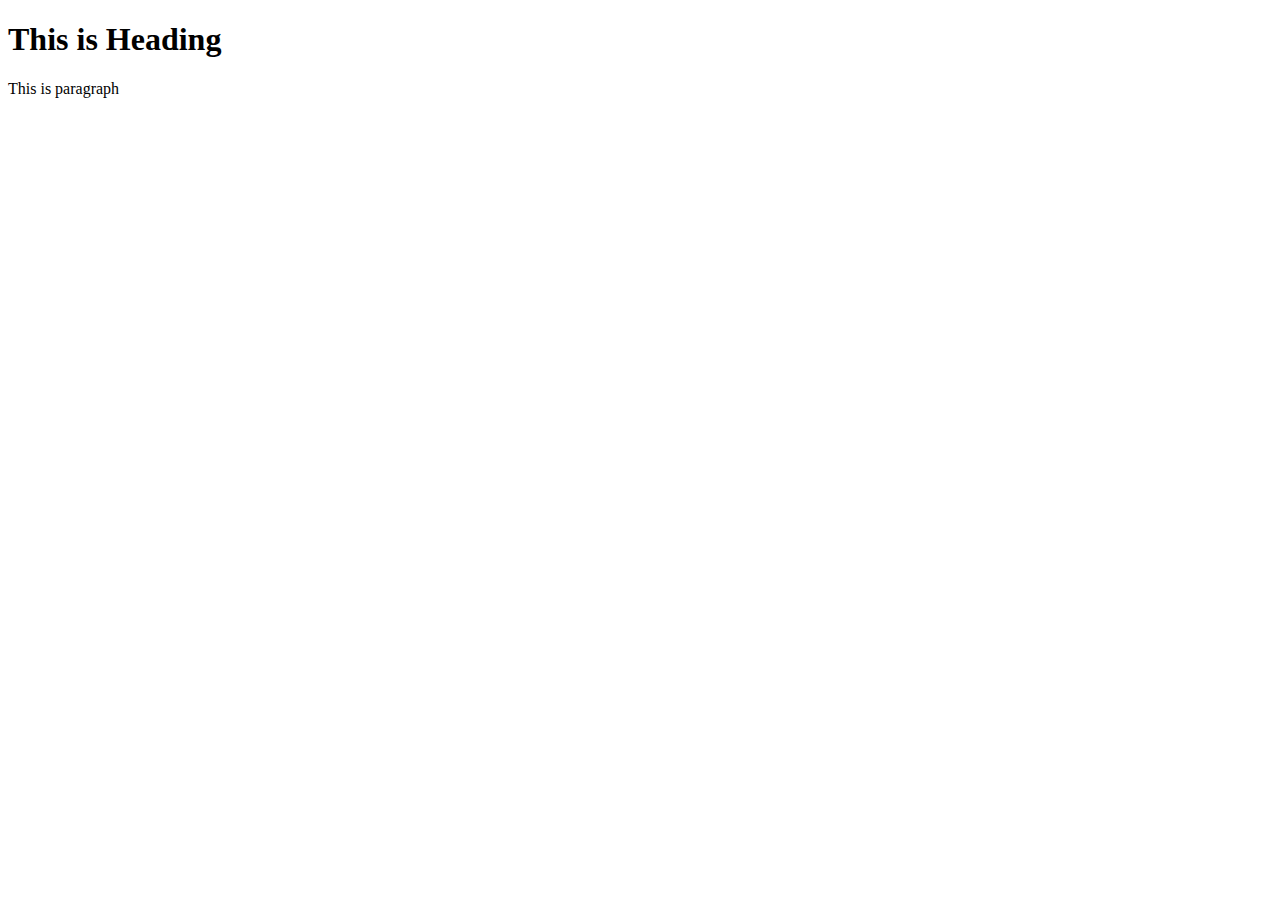
<file: Day1/session2/index.html>
<!DOCTYPE html>
<html lang="en">
<head>
    <meta charset="UTF-8">
    <meta name="viewport" content="width=device-width, initial-scale=1.0">
    <title>Document</title>
</head>
<body>
    <h1>This is Heading</h1>
    <p>This is paragraph</p>
</body>
</html>
</file>
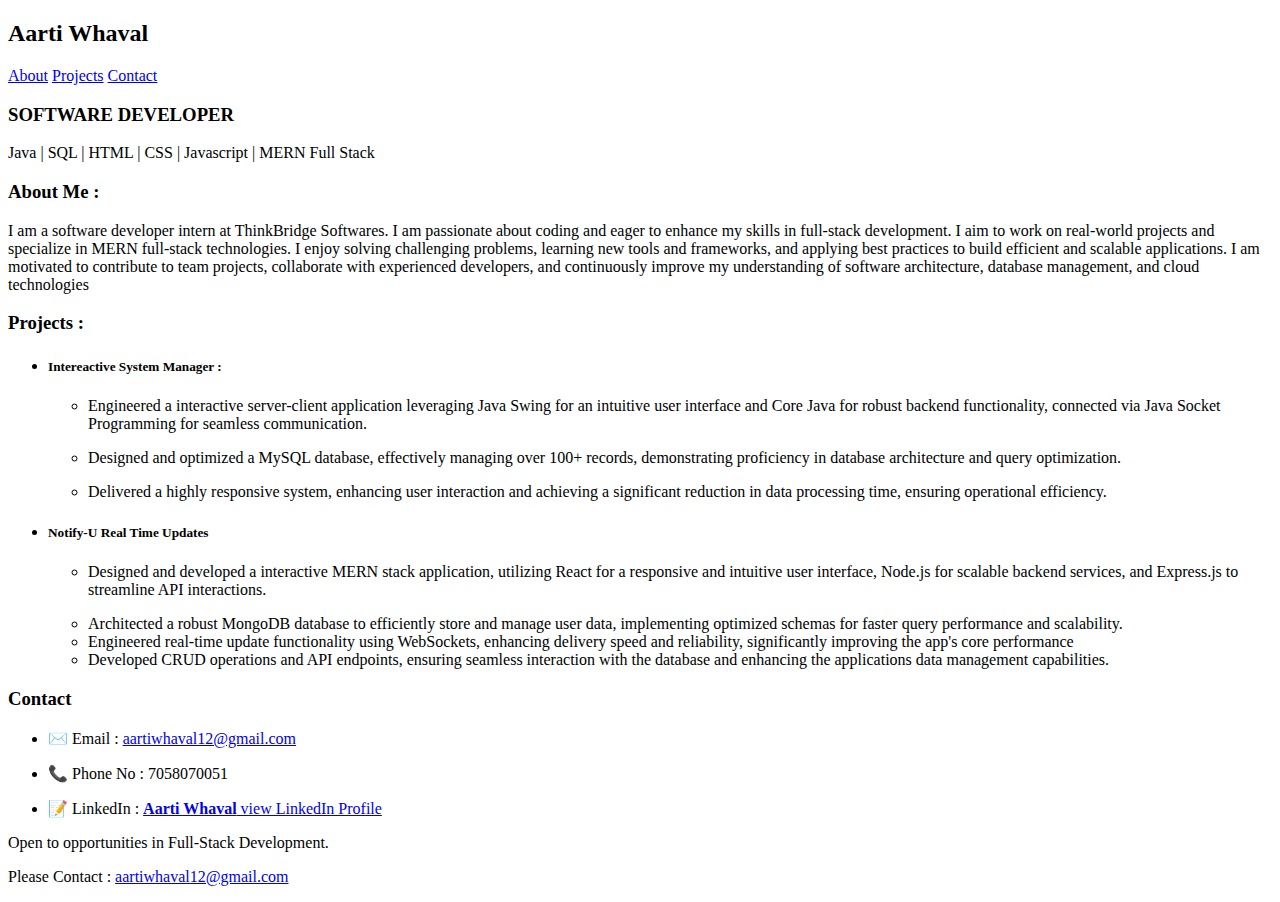
<file: Day2/session3/index.html>
<!DOCTYPE html>
<html lang="en">

<head>
    <meta charset="UTF-8">
    <meta name="viewport" content="width=device-width, initial-scale=1.0">
    <title>Aarti Whaval Profile</title>
    <script>
        window.onload = function () {
            window.scrollTo(0, 0);
            history.replaceState(null, null, window.location.pathname);
        };
    </script>
</head>

<body>
    <a href="#top"></a>
    <header>
        <div id="header-text">
            <h2>Aarti Whaval</h2>
            <nav>
                <a href="#about">About</a>
                <a href="#projects">Projects</a>
                <a href="#contact">Contact</a>
            </nav>
        </div>
    </header>
    <main>
        <section>
            <div class="role">
                <h3>SOFTWARE DEVELOPER</h3>
                <p>Java | SQL | HTML | CSS | Javascript | MERN Full Stack</p>
            </div>
        </section>
        <article id="about">
            <h3>About Me : </h3>
            <p>I am a software developer intern at ThinkBridge Softwares. I am passionate about coding and eager to
                enhance my skills in full-stack development. I aim to work on real-world projects and specialize in MERN
                full-stack technologies. I enjoy solving challenging problems, learning new tools and frameworks, and
                applying best practices to build efficient and scalable applications. I am motivated to contribute to
                team projects, collaborate with experienced developers, and continuously improve my understanding of
                software architecture, database management, and cloud technologies</p>
        </article>
        <article id="projects">
            <h3>Projects : </h3>
            <ul>
                <li>
                    <h5>Intereactive System Manager : </h5>
                    <ul>
                        <li>
                            <p>Engineered a interactive server-client application leveraging Java Swing for an intuitive
                                user interface and
                                Core Java for robust backend functionality, connected via Java Socket Programming for
                                seamless
                                communication.
                            </p>
                        </li>
                        <li>
                            <p>Designed and optimized a MySQL database, effectively managing over 100+ records,
                                demonstrating
                                proficiency in database architecture and query optimization.</p>
                        </li>
                        <li>
                            <p>Delivered a highly responsive system, enhancing user interaction and achieving a
                                significant reduction in
                                data processing time, ensuring operational efficiency.
                            </p>
                        </li>
                    </ul>
                </li>
                <li>
                    <h5>Notify-U Real Time Updates</h5>
                    <ul>
                        <li>
                            <p>Designed and developed a interactive MERN stack application, utilizing React for a
                                responsive and intuitive
                                user interface, Node.js for scalable backend services, and Express.js to streamline API
                                interactions.
                            </p>
                        </li>
                        <li>
                            Architected a robust MongoDB database to efficiently store and manage user data,
                            implementing optimized
                            schemas for faster query performance and scalability.
                        </li>
                        <li>
                            Engineered real-time update functionality using WebSockets, enhancing delivery speed and
                            reliability,
                            significantly improving the app's core performance
                        </li>
                        <li>
                            Developed CRUD operations and API endpoints, ensuring seamless interaction with the database
                            and
                            enhancing the applications data management capabilities.
                        </li>
                    </ul>
                </li>
            </ul>
        </article>
        <article id="contact">
            <h3>Contact</h3>
            <ul>
                <li>
                    <p>✉️ Email : <a href="mailto:aartiwhaval12@gmail.com">aartiwhaval12@gmail.com</a></p>
                </li>
                <li>
                    <p>📞 Phone No : 7058070051</p>
                </li>
                <li>
                    <p>📝 LinkedIn : <a href="https://www.linkedin.com/in/aarti-whaval-086206237/"><strong>Aarti
                                Whaval</strong> view LinkedIn Profile</a></p>
                </li>
            </ul>
        </article>
    </main>
    <footer>    
        <p>Open to opportunities in Full-Stack Development.</p>
        <p>Please Contact : <a href="mailto:aartiwhaval12@gmail.com">aartiwhaval12@gmail.com</a></p>
    </footer>
</body>

</html>
</file>
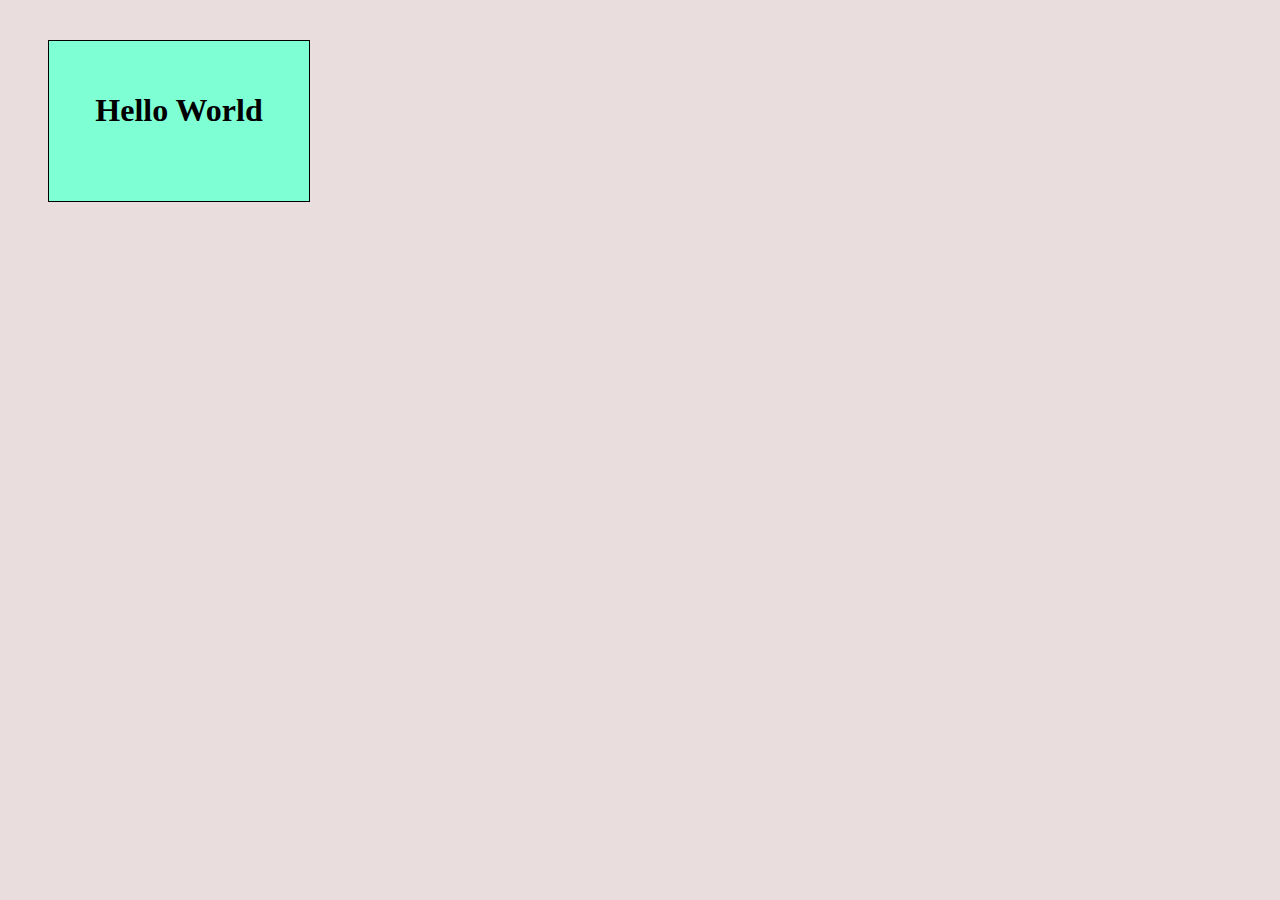
<file: Day3/session 3 (BoxModel)/index.html>
<!DOCTYPE html>
<html lang="en">
<head>
    <meta charset="UTF-8">
    <meta name="viewport" content="width=device-width, initial-scale=1.0">
    <link rel="stylesheet" href="style.css">
    <title>Box model</title>
</head>
<body>
    <div class="box-model">
        <h1>Hello World</h1>
    </div>
</body>
</html>
</file>
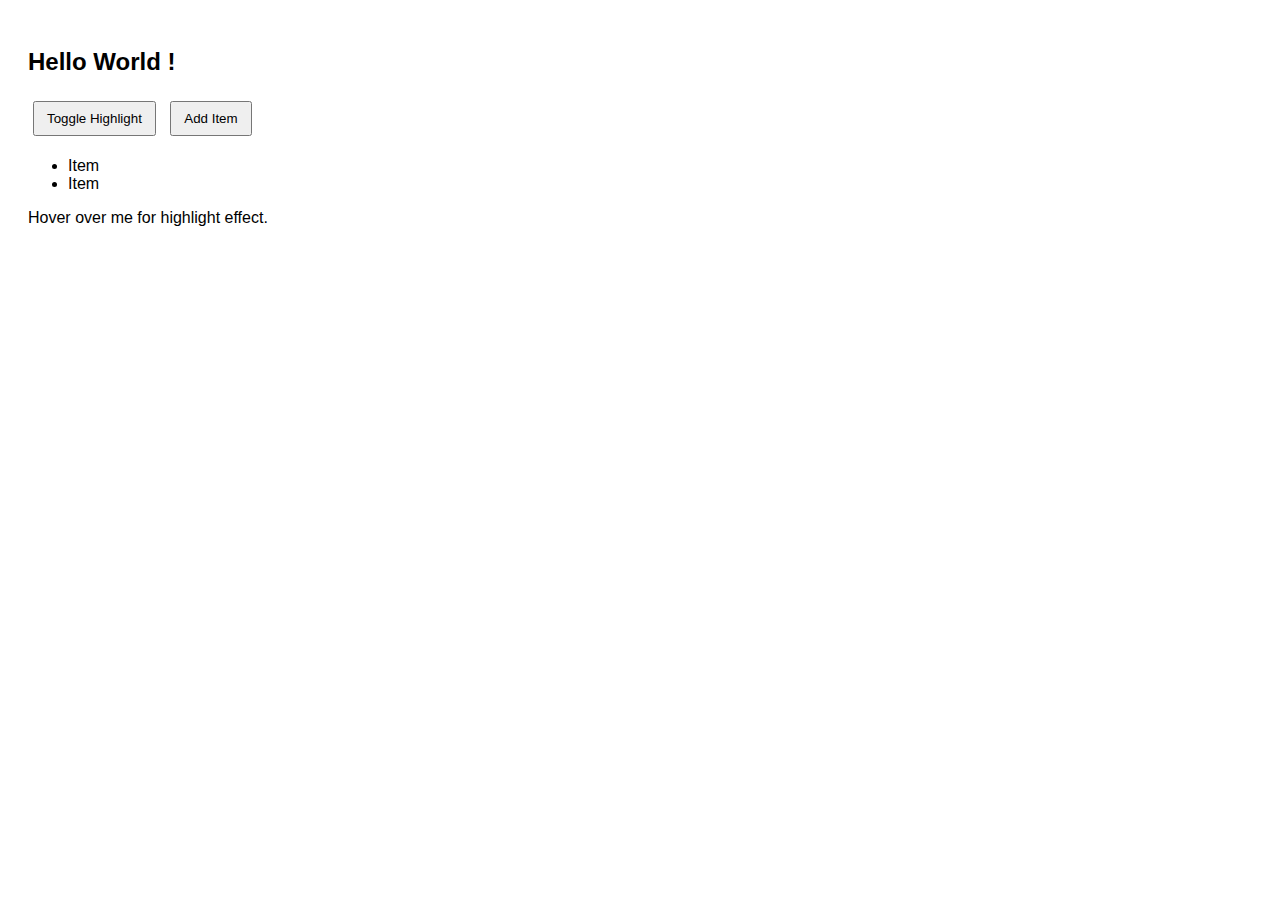
<file: Day4/session3/index.html>
<!DOCTYPE html>
<html lang="en">
<head>
  <meta charset="UTF-8">
  <meta name="viewport" content="width=device-width, initial-scale=1.0">
  <title>JS Demo</title>
  <link rel="stylesheet" href="style.css">
</head>
<body>

  <h2 id="greeting">Welcome!</h2>

  <button id="toggleBtn">Toggle Highlight</button>
  <button id="addBtn">Add Item</button>

  <ul>
    <li>Item</li>
    <li>Item</li>
  </ul>

  <p id="info">Hover over me for highlight effect.</p>

  <script src="src/js/dom.js"></script>
</body>
</html>
</file>
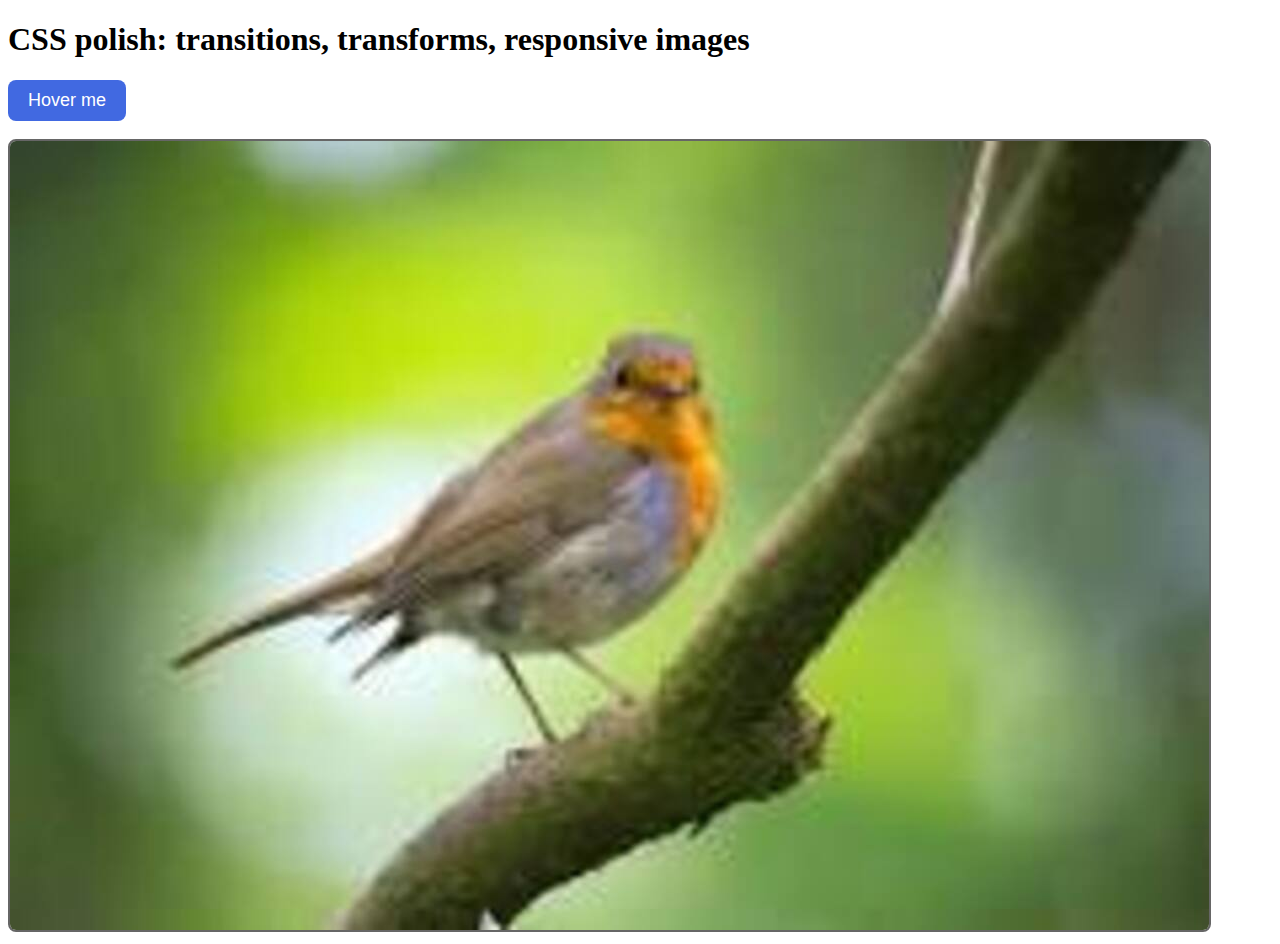
<file: Day5/session4/index.html>
<!DOCTYPE html>
<html lang="en">
<head>
    <meta charset="UTF-8">
    <meta name="viewport" content="width=device-width, initial-scale=1.0">
    <title>transitions, transforms, responsive images</title>
    <link rel="stylesheet" href="components.css">
</head>
<body>
    <h1>CSS polish: transitions, transforms, responsive images</h1>

    <button class="fancy-btn">Hover me</button>
    <br><br>

    <img src= "image.jpeg" 
        srcset= "image-480.jpeg 480w
                 image-800.jpeg 800w,
                 image-1200.jpeg 1200w"
        sizes="(max-width : 600px) 480px,
                (max-width : 900px) 800px,
                1200px"
        alt="Responsive Image"   
    >

    
</body>
</html>
</file>
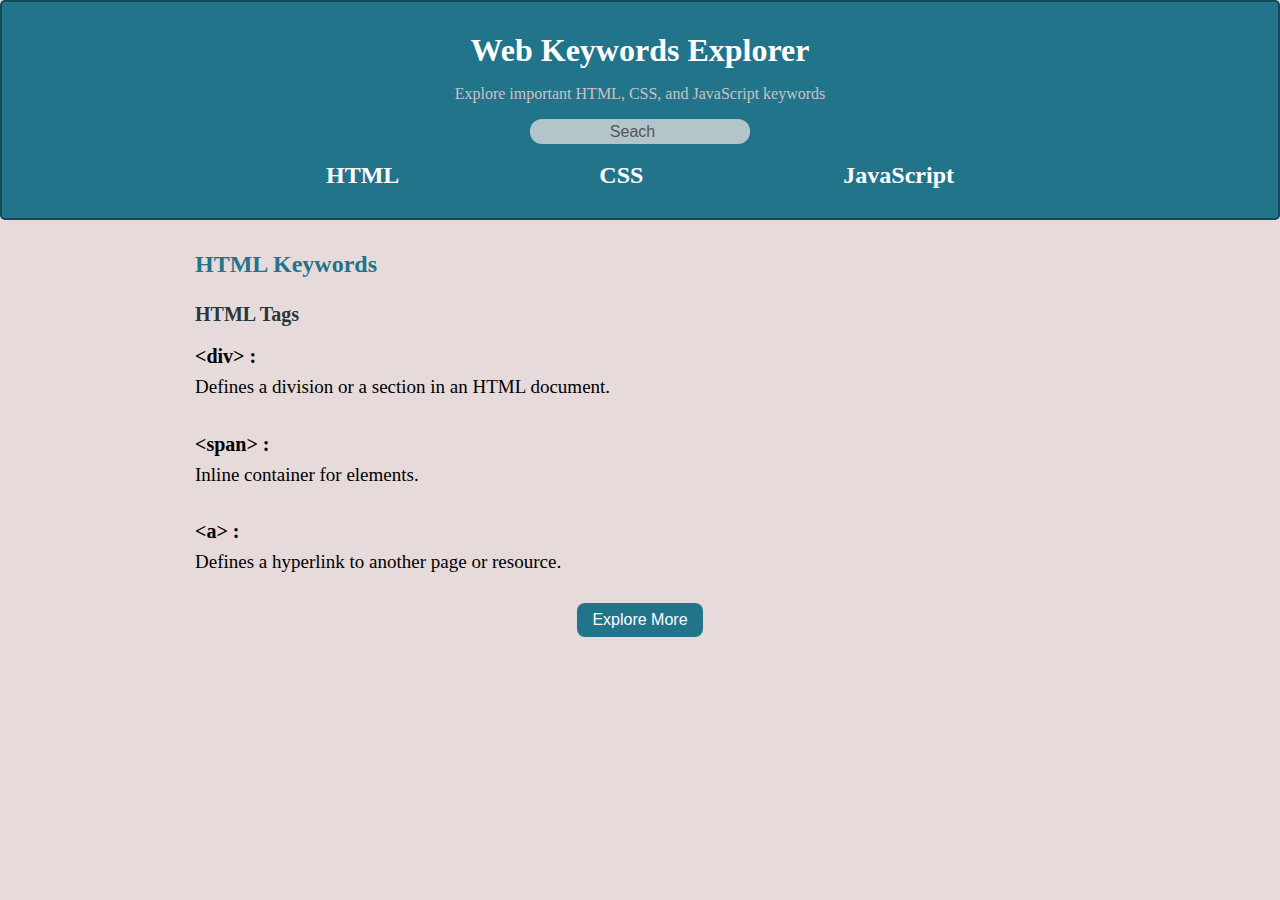
<file: Day6/session2/index.html>
<!DOCTYPE html>
<html lang="en">

<head>
    <meta charset="UTF-8">
    <meta name="viewport" content="width=device-width, initial-scale=1.0">
    <link rel="stylesheet" href="style.css">
    <title>Full Stack</title>
</head>

<body>
    <header>
        <h1>Web Keywords Explorer</h1>
        <p>Explore important HTML, CSS, and JavaScript keywords</p>
        <div class="controls">
            <input type="search" id="search" placeholder="Seach">
        </div>
        <nav>
            <a href="#html">HTML</a>
            <a href="#css">CSS</a>
            <a href="#js">JavaScript</a>
        </nav>
    </header>
    <section id="html">
        <h2>HTML Keywords</h2>
        <div id="html-content">
            <h3>HTML Tags</h3>
            <h4>&lt;div&gt; : </h4>
            <p>Defines a division or a section in an HTML document.</p>

            <h4>&lt;span&gt; : </h4>
            <p>Inline container for elements.</p>

            <h4>&lt;a&gt; : </h4>
            <p>Defines a hyperlink to another page or resource.</p>

        </div>
        <button id="explore-html">Explore More</button>
    </section>
    <script src="app.js"></script>
</body>

</html>
</file>
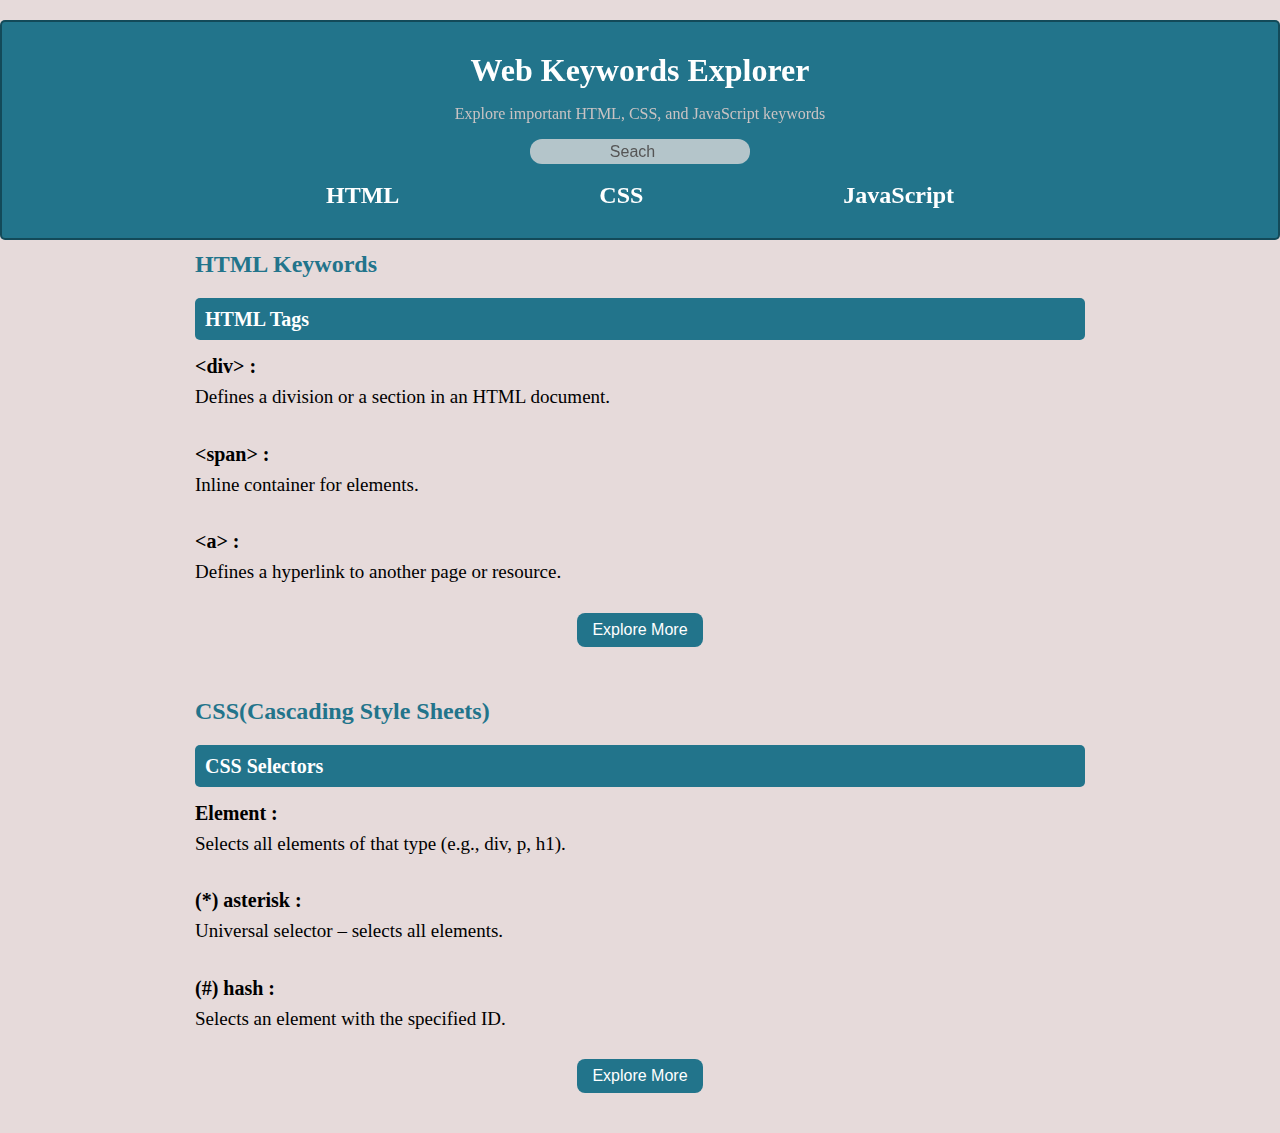
<file: Day6/session3/index.html>
<!DOCTYPE html>
<html lang="en">

<head>
    <meta charset="UTF-8">
    <meta name="viewport" content="width=device-width, initial-scale=1.0">
    <link rel="stylesheet" href="style.css">
    <title>Full Stack</title>
</head>

<body>
    <header>
        <h1>Web Keywords Explorer</h1>
        <p>Explore important HTML, CSS, and JavaScript keywords</p>
        <div class="controls">
            <input type="search" id="search" placeholder="Seach">
        </div>
        <nav>
            <a href="#html">HTML</a>
            <a href="#css">CSS</a>
            <a href="#js">JavaScript</a>
        </nav>
    </header>
    <section id="html">
        <h2>HTML Keywords</h2>
        <div id="html-content">
            <h3 id="key-point">HTML Tags</h3>
            <h4>&lt;div&gt; : </h4>
            <p>Defines a division or a section in an HTML document.</p>

            <h4>&lt;span&gt; : </h4>
            <p>Inline container for elements.</p>

            <h4>&lt;a&gt; : </h4>
            <p>Defines a hyperlink to another page or resource.</p>

        </div>
        <button id="explore-html">Explore More</button>
    </section>
    <section id="css">
        <h2>CSS(Cascading Style Sheets)</h2>
        <div id="css-content">
            <h3 id="css-key-point">CSS Selectors</h3>
            <h4> Element : </h4>
            <p>Selects all elements of that type (e.g., div, p, h1).</p>

            <h4> <b>(*)</b> asterisk : </h4>
            <p>Universal selector – selects all elements.</p>

            <h4>(#) hash : </h4>
            <p>Selects an element with the specified ID.</p>

        </div>
        <button id="explore-css">Explore More</button>
    </section>
    </section>
    <script src="app.js"></script>
</body>

</html>
</file>
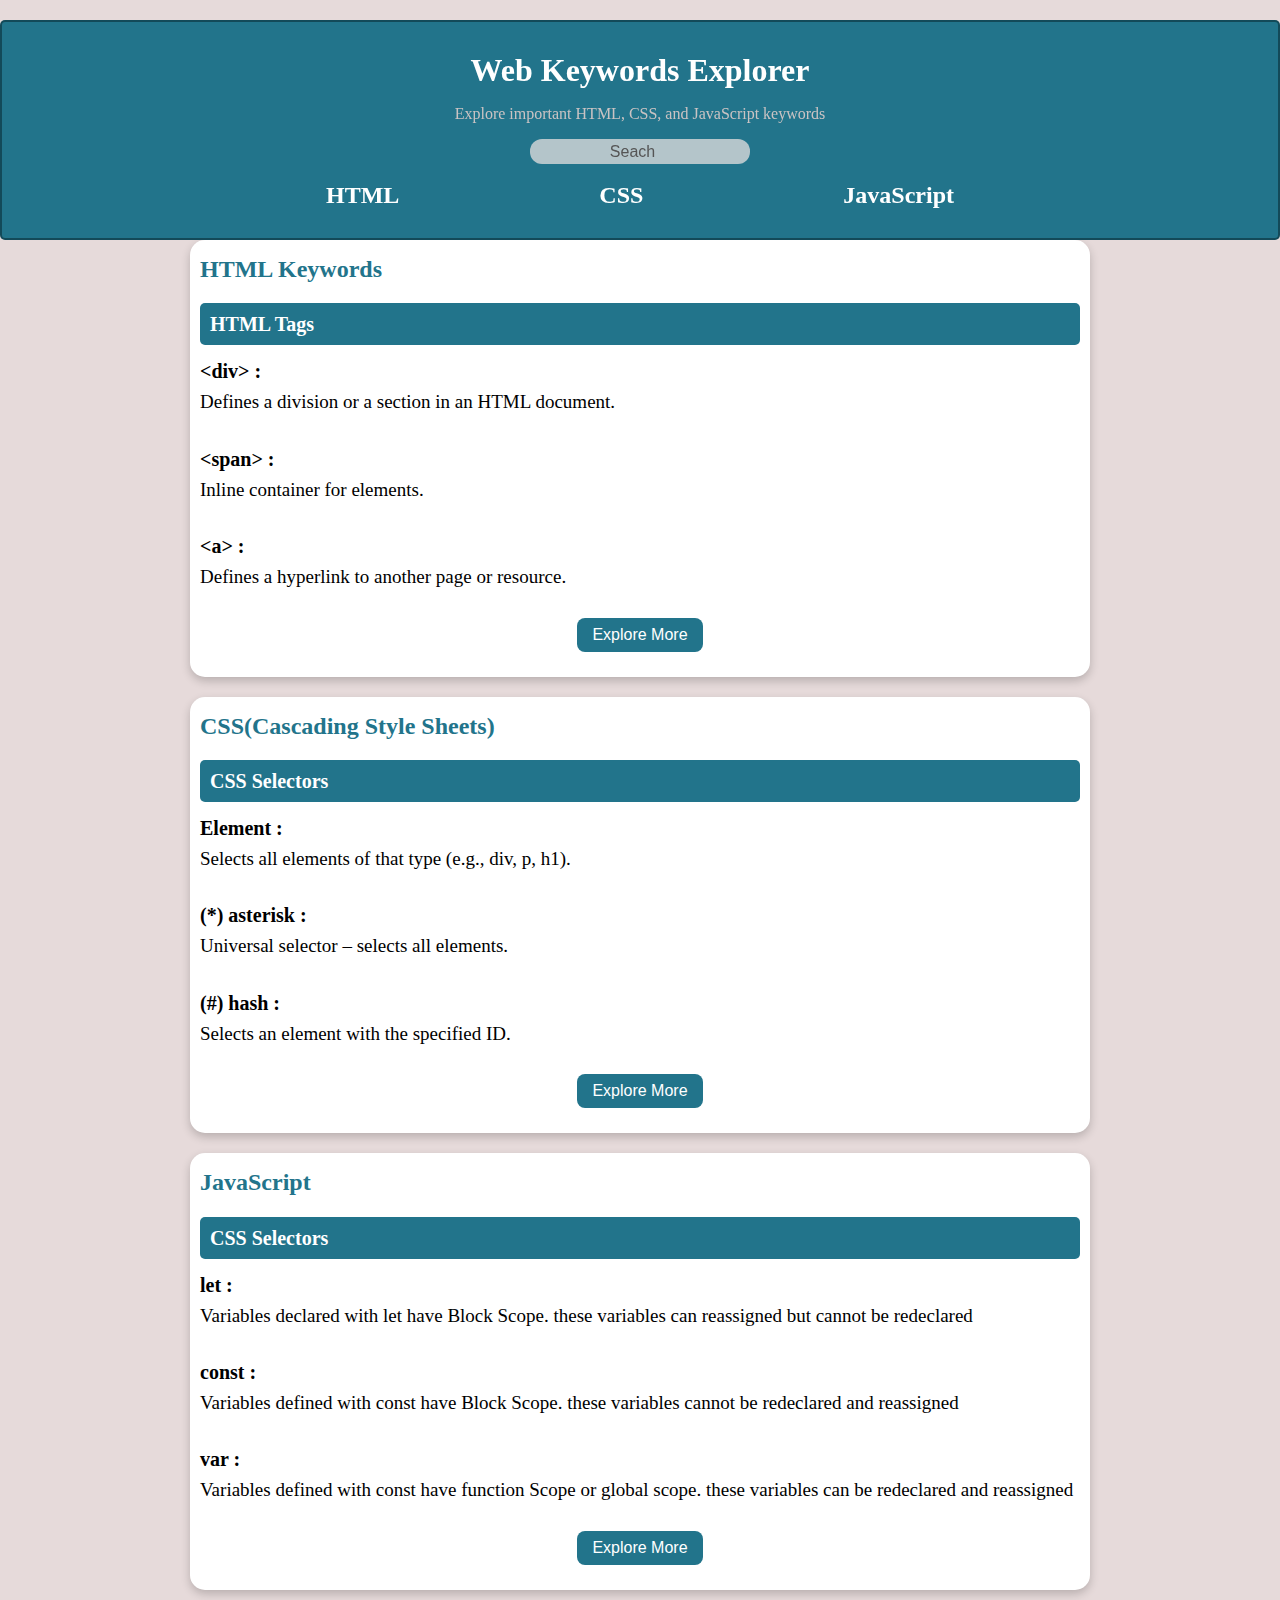
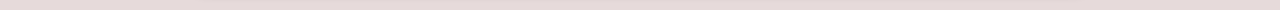
<file: Day6/session5/index.html>
<!DOCTYPE html>
<html lang="en">

<head>
    <meta charset="UTF-8">
    <meta name="viewport" content="width=device-width, initial-scale=1.0">
    <link rel="stylesheet" href="style.css">
    <title>Full Stack</title>
</head>

<body>
    <header>
        <h1>Web Keywords Explorer</h1>
        <p>Explore important HTML, CSS, and JavaScript keywords</p>
        <div class="controls">
            <input type="search" id="search" placeholder="Seach">
        </div>
        <nav>
            <a href="#html">HTML</a>
            <a href="#css">CSS</a>
            <a href="#js">JavaScript</a>
        </nav>
    </header>
    <section id="html">
        <h2>HTML Keywords</h2>
        <div id="html-content">
            <h3 id="key-point">HTML Tags</h3>
            <h4>&lt;div&gt; : </h4>
            <p>Defines a division or a section in an HTML document.</p>

            <h4>&lt;span&gt; : </h4>
            <p>Inline container for elements.</p>

            <h4>&lt;a&gt; : </h4>
            <p>Defines a hyperlink to another page or resource.</p>

        </div>
        <button id="explore-html">Explore More</button>
    </section>
    <section id="css">
        <h2>CSS(Cascading Style Sheets)</h2>
        <div id="css-content">
            <h3 id="css-key-point">CSS Selectors</h3>
            <h4> Element : </h4>
            <p>Selects all elements of that type (e.g., div, p, h1).</p>

            <h4> <b>(*)</b> asterisk : </h4>
            <p>Universal selector – selects all elements.</p>

            <h4>(#) hash : </h4>
            <p>Selects an element with the specified ID.</p>

        </div>
        <button id="explore-css">Explore More</button>
    </section>
    <section id="js">
        <h2>JavaScript</h2>
        <div id="js-content">
            <h3 id="js-key-point">CSS Selectors</h3>
            <h4>let : </h4>
            <p>Variables declared with let have Block Scope. these variables can reassigned but cannot be redeclared</p>

            <h4>const : </h4>
            <p>Variables defined with const have Block Scope. these variables cannot be redeclared and reassigned</p>

            <h4>var : </h4>
            <p>Variables defined with const have function Scope or global scope. these variables can be redeclared and reassigned</p>

        </div>
        <button id="explore-js">Explore More</button>
    </section>
    <script src="app.js"></script>
</body>

</html>
</file>
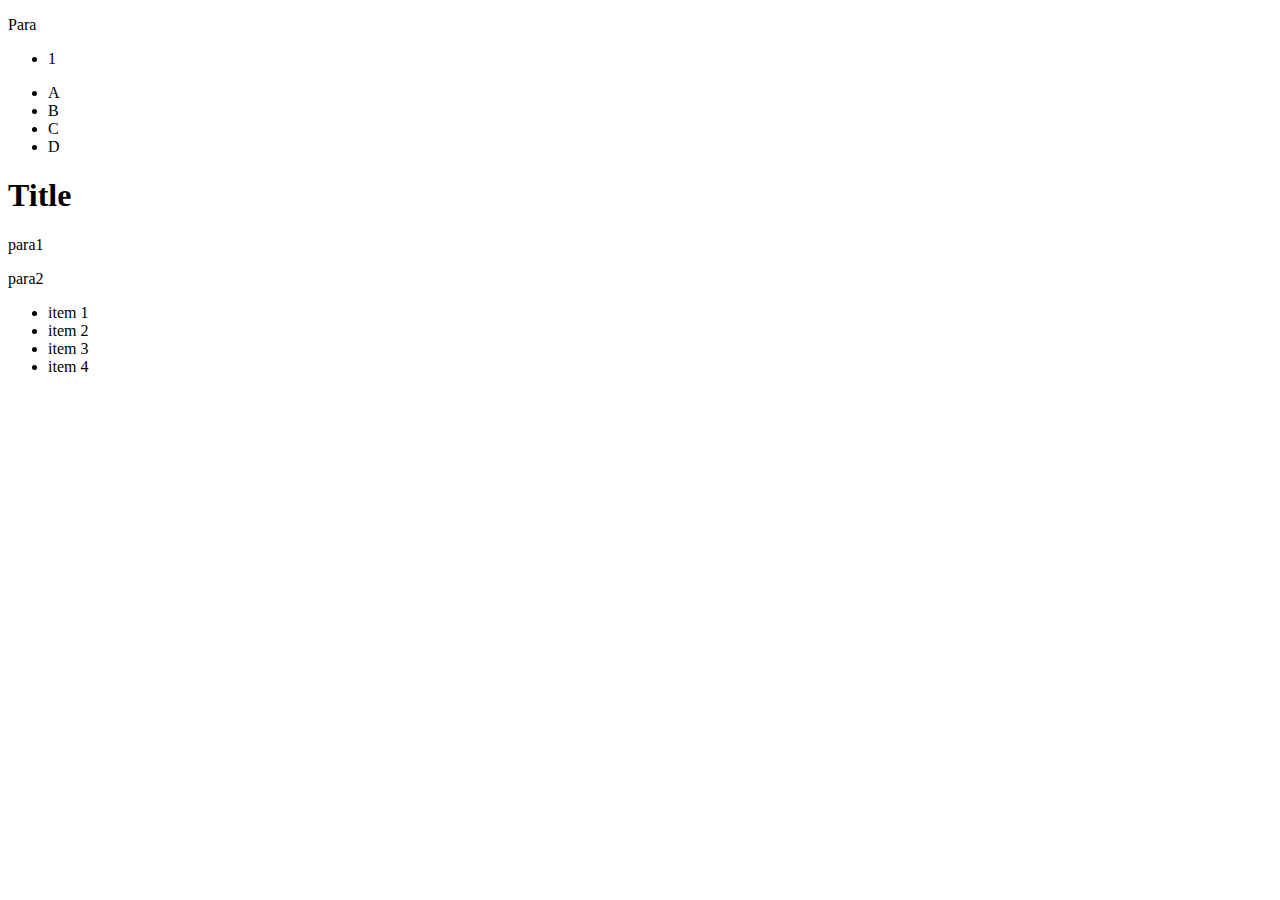
<file: Day3/session 1/HTML Emmets practice.html>
<!DOCTYPE html>
<html lang="en">
<head>
    <meta charset="UTF-8">
    <meta name="viewport" content="width=device-width, initial-scale=1.0">
    <title>Document</title>
</head>
<body>
    <p>Para</p>
    <div>

    </div>
    <ul>
        <li>1</li>
    </ul>
    <ul>
        <li>A</li>
        <li>B</li>
        <li>C</li>
        <li>D</li>
    </ul>
    <div id="idContainer" class="classConatiner"></div>
    <div id="id_" class="class">
        <h1>Title</h1>
        <p>para1</p>
        <p>para2</p>
        <ul>
            <li class="item1">item 1</li>
            <li class="item2">item 2</li>
            <li class="item3">item 3</li>
            <li class="item4">item 4</li>
        </ul>
    </div>
</body>
</html>
</file>
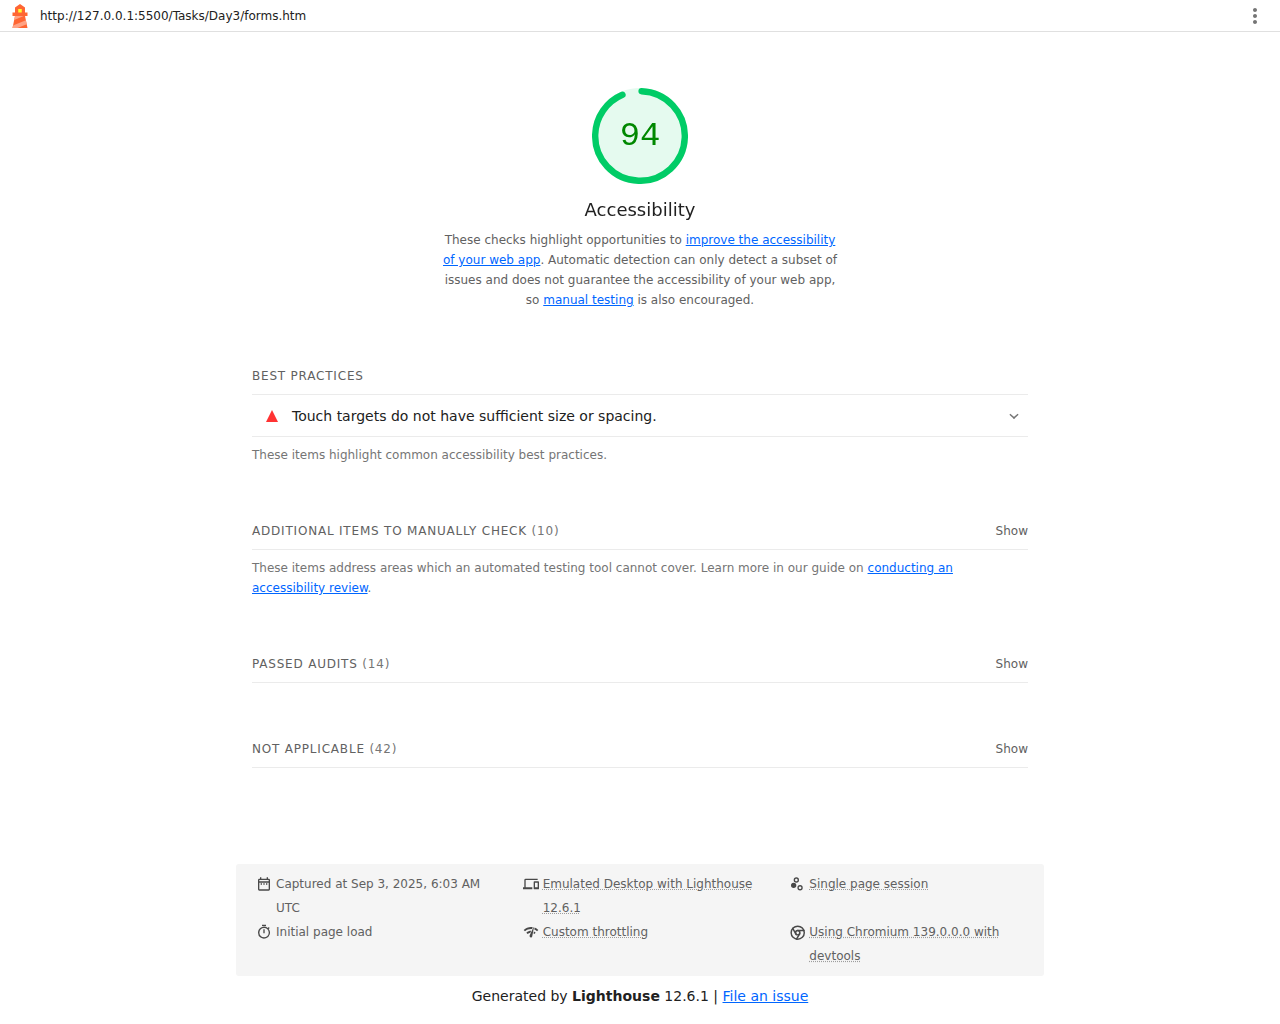
<file: Day3/session 2/Accessibility_report.html>
<!--
@license
Copyright 2018 Google LLC
SPDX-License-Identifier: Apache-2.0
-->
<!doctype html>
<html lang="en">
<head>
  <meta charset="utf-8">
  <meta name="viewport" content="width=device-width, initial-scale=1, minimum-scale=1">
  <link rel="icon" href='data:image/svg+xml;utf8,<svg fill="none" xmlns="http://www.w3.org/2000/svg" viewBox="0 0 48 48"><path d="m14 7 10-7 10 7v10h5v7h-5l5 24H9l5-24H9v-7h5V7Z" fill="%23F63"/><path d="M31.561 24H14l-1.689 8.105L31.561 24ZM18.983 48H9l1.022-4.907L35.723 32.27l1.663 7.98L18.983 48Z" fill="%23FFA385"/><path fill="%23FF3" d="M20.5 10h7v7h-7z"/></svg>'>
  <title>Lighthouse Report</title>
  <style>body {margin: 0}</style>
</head>
<body>
  <noscript>Lighthouse report requires JavaScript. Please enable.</noscript>

  <div id="lh-log"></div>

  <script>window.__LIGHTHOUSE_JSON__ = {"lighthouseVersion":"12.6.1","requestedUrl":"http://127.0.0.1:5500/Tasks/Day3/forms.htm","mainDocumentUrl":"http://127.0.0.1:5500/Tasks/Day3/forms.htm","finalDisplayedUrl":"http://127.0.0.1:5500/Tasks/Day3/forms.htm","finalUrl":"http://127.0.0.1:5500/Tasks/Day3/forms.htm","fetchTime":"2025-09-03T06:03:57.281Z","gatherMode":"navigation","runWarnings":[],"userAgent":"Mozilla/5.0 (Windows NT 10.0; Win64; x64) AppleWebKit/537.36 (KHTML, like Gecko) Chrome/139.0.0.0 Safari/537.36","environment":{"networkUserAgent":"Mozilla/5.0 (Macintosh; Intel Mac OS X 10_15_7) AppleWebKit/537.36 (KHTML, like Gecko) Chrome/136.0.0.0 Safari/537.36","hostUserAgent":"Mozilla/5.0 (Windows NT 10.0; Win64; x64) AppleWebKit/537.36 (KHTML, like Gecko) Chrome/139.0.0.0 Safari/537.36","benchmarkIndex":1811,"credits":{"axe-core":"4.10.3"}},"audits":{"accesskeys":{"id":"accesskeys","title":"`[accesskey]` values are unique","description":"Access keys let users quickly focus a part of the page. For proper navigation, each access key must be unique. [Learn more about access keys](https://dequeuniversity.com/rules/axe/4.10/accesskeys).","score":null,"scoreDisplayMode":"notApplicable"},"aria-allowed-attr":{"id":"aria-allowed-attr","title":"`[aria-*]` attributes match their roles","description":"Each ARIA `role` supports a specific subset of `aria-*` attributes. Mismatching these invalidates the `aria-*` attributes. [Learn how to match ARIA attributes to their roles](https://dequeuniversity.com/rules/axe/4.10/aria-allowed-attr).","score":1,"scoreDisplayMode":"binary","details":{"type":"table","headings":[],"items":[]}},"aria-allowed-role":{"id":"aria-allowed-role","title":"Uses ARIA roles only on compatible elements","description":"Many HTML elements can only be assigned certain ARIA roles. Using ARIA roles where they are not allowed can interfere with the accessibility of the web page. [Learn more about ARIA roles](https://dequeuniversity.com/rules/axe/4.10/aria-allowed-role).","score":null,"scoreDisplayMode":"notApplicable"},"aria-command-name":{"id":"aria-command-name","title":"`button`, `link`, and `menuitem` elements have accessible names","description":"When an element doesn't have an accessible name, screen readers announce it with a generic name, making it unusable for users who rely on screen readers. [Learn how to make command elements more accessible](https://dequeuniversity.com/rules/axe/4.10/aria-command-name).","score":null,"scoreDisplayMode":"notApplicable"},"aria-conditional-attr":{"id":"aria-conditional-attr","title":"ARIA attributes are used as specified for the element's role","description":"Some ARIA attributes are only allowed on an element under certain conditions. [Learn more about conditional ARIA attributes](https://dequeuniversity.com/rules/axe/4.10/aria-conditional-attr).","score":1,"scoreDisplayMode":"binary","details":{"type":"table","headings":[],"items":[]}},"aria-deprecated-role":{"id":"aria-deprecated-role","title":"Deprecated ARIA roles were not used","description":"Deprecated ARIA roles may not be processed correctly by assistive technology. [Learn more about deprecated ARIA roles](https://dequeuniversity.com/rules/axe/4.10/aria-deprecated-role).","score":null,"scoreDisplayMode":"notApplicable"},"aria-dialog-name":{"id":"aria-dialog-name","title":"Elements with `role=\"dialog\"` or `role=\"alertdialog\"` have accessible names.","description":"ARIA dialog elements without accessible names may prevent screen readers users from discerning the purpose of these elements. [Learn how to make ARIA dialog elements more accessible](https://dequeuniversity.com/rules/axe/4.10/aria-dialog-name).","score":null,"scoreDisplayMode":"notApplicable"},"aria-hidden-body":{"id":"aria-hidden-body","title":"`[aria-hidden=\"true\"]` is not present on the document `\u003cbody>`","description":"Assistive technologies, like screen readers, work inconsistently when `aria-hidden=\"true\"` is set on the document `\u003cbody>`. [Learn how `aria-hidden` affects the document body](https://dequeuniversity.com/rules/axe/4.10/aria-hidden-body).","score":1,"scoreDisplayMode":"binary","details":{"type":"table","headings":[],"items":[]}},"aria-hidden-focus":{"id":"aria-hidden-focus","title":"`[aria-hidden=\"true\"]` elements do not contain focusable descendents","description":"Focusable descendents within an `[aria-hidden=\"true\"]` element prevent those interactive elements from being available to users of assistive technologies like screen readers. [Learn how `aria-hidden` affects focusable elements](https://dequeuniversity.com/rules/axe/4.10/aria-hidden-focus).","score":null,"scoreDisplayMode":"notApplicable"},"aria-input-field-name":{"id":"aria-input-field-name","title":"ARIA input fields have accessible names","description":"When an input field doesn't have an accessible name, screen readers announce it with a generic name, making it unusable for users who rely on screen readers. [Learn more about input field labels](https://dequeuniversity.com/rules/axe/4.10/aria-input-field-name).","score":null,"scoreDisplayMode":"notApplicable"},"aria-meter-name":{"id":"aria-meter-name","title":"ARIA `meter` elements have accessible names","description":"When a meter element doesn't have an accessible name, screen readers announce it with a generic name, making it unusable for users who rely on screen readers. [Learn how to name `meter` elements](https://dequeuniversity.com/rules/axe/4.10/aria-meter-name).","score":null,"scoreDisplayMode":"notApplicable"},"aria-progressbar-name":{"id":"aria-progressbar-name","title":"ARIA `progressbar` elements have accessible names","description":"When a `progressbar` element doesn't have an accessible name, screen readers announce it with a generic name, making it unusable for users who rely on screen readers. [Learn how to label `progressbar` elements](https://dequeuniversity.com/rules/axe/4.10/aria-progressbar-name).","score":null,"scoreDisplayMode":"notApplicable"},"aria-prohibited-attr":{"id":"aria-prohibited-attr","title":"Elements use only permitted ARIA attributes","description":"Using ARIA attributes in roles where they are prohibited can mean that important information is not communicated to users of assistive technologies. [Learn more about prohibited ARIA roles](https://dequeuniversity.com/rules/axe/4.10/aria-prohibited-attr).","score":1,"scoreDisplayMode":"binary","details":{"type":"table","headings":[],"items":[]}},"aria-required-attr":{"id":"aria-required-attr","title":"`[role]`s have all required `[aria-*]` attributes","description":"Some ARIA roles have required attributes that describe the state of the element to screen readers. [Learn more about roles and required attributes](https://dequeuniversity.com/rules/axe/4.10/aria-required-attr).","score":null,"scoreDisplayMode":"notApplicable"},"aria-required-children":{"id":"aria-required-children","title":"Elements with an ARIA `[role]` that require children to contain a specific `[role]` have all required children.","description":"Some ARIA parent roles must contain specific child roles to perform their intended accessibility functions. [Learn more about roles and required children elements](https://dequeuniversity.com/rules/axe/4.10/aria-required-children).","score":null,"scoreDisplayMode":"notApplicable"},"aria-required-parent":{"id":"aria-required-parent","title":"`[role]`s are contained by their required parent element","description":"Some ARIA child roles must be contained by specific parent roles to properly perform their intended accessibility functions. [Learn more about ARIA roles and required parent element](https://dequeuniversity.com/rules/axe/4.10/aria-required-parent).","score":null,"scoreDisplayMode":"notApplicable"},"aria-roles":{"id":"aria-roles","title":"`[role]` values are valid","description":"ARIA roles must have valid values in order to perform their intended accessibility functions. [Learn more about valid ARIA roles](https://dequeuniversity.com/rules/axe/4.10/aria-roles).","score":null,"scoreDisplayMode":"notApplicable"},"aria-text":{"id":"aria-text","title":"Elements with the `role=text` attribute do not have focusable descendents.","description":"Adding `role=text` around a text node split by markup enables VoiceOver to treat it as one phrase, but the element's focusable descendents will not be announced. [Learn more about the `role=text` attribute](https://dequeuniversity.com/rules/axe/4.10/aria-text).","score":null,"scoreDisplayMode":"notApplicable"},"aria-toggle-field-name":{"id":"aria-toggle-field-name","title":"ARIA toggle fields have accessible names","description":"When a toggle field doesn't have an accessible name, screen readers announce it with a generic name, making it unusable for users who rely on screen readers. [Learn more about toggle fields](https://dequeuniversity.com/rules/axe/4.10/aria-toggle-field-name).","score":null,"scoreDisplayMode":"notApplicable"},"aria-tooltip-name":{"id":"aria-tooltip-name","title":"ARIA `tooltip` elements have accessible names","description":"When a tooltip element doesn't have an accessible name, screen readers announce it with a generic name, making it unusable for users who rely on screen readers. [Learn how to name `tooltip` elements](https://dequeuniversity.com/rules/axe/4.10/aria-tooltip-name).","score":null,"scoreDisplayMode":"notApplicable"},"aria-treeitem-name":{"id":"aria-treeitem-name","title":"ARIA `treeitem` elements have accessible names","description":"When a `treeitem` element doesn't have an accessible name, screen readers announce it with a generic name, making it unusable for users who rely on screen readers. [Learn more about labeling `treeitem` elements](https://dequeuniversity.com/rules/axe/4.10/aria-treeitem-name).","score":null,"scoreDisplayMode":"notApplicable"},"aria-valid-attr-value":{"id":"aria-valid-attr-value","title":"`[aria-*]` attributes have valid values","description":"Assistive technologies, like screen readers, can't interpret ARIA attributes with invalid values. [Learn more about valid values for ARIA attributes](https://dequeuniversity.com/rules/axe/4.10/aria-valid-attr-value).","score":1,"scoreDisplayMode":"binary","details":{"type":"table","headings":[],"items":[]}},"aria-valid-attr":{"id":"aria-valid-attr","title":"`[aria-*]` attributes are valid and not misspelled","description":"Assistive technologies, like screen readers, can't interpret ARIA attributes with invalid names. [Learn more about valid ARIA attributes](https://dequeuniversity.com/rules/axe/4.10/aria-valid-attr).","score":1,"scoreDisplayMode":"binary","details":{"type":"table","headings":[],"items":[]}},"button-name":{"id":"button-name","title":"Buttons have an accessible name","description":"When a button doesn't have an accessible name, screen readers announce it as \"button\", making it unusable for users who rely on screen readers. [Learn how to make buttons more accessible](https://dequeuniversity.com/rules/axe/4.10/button-name).","score":null,"scoreDisplayMode":"notApplicable"},"bypass":{"id":"bypass","title":"The page contains a heading, skip link, or landmark region","description":"Adding ways to bypass repetitive content lets keyboard users navigate the page more efficiently. [Learn more about bypass blocks](https://dequeuniversity.com/rules/axe/4.10/bypass).","score":null,"scoreDisplayMode":"notApplicable"},"color-contrast":{"id":"color-contrast","title":"Background and foreground colors have a sufficient contrast ratio","description":"Low-contrast text is difficult or impossible for many users to read. [Learn how to provide sufficient color contrast](https://dequeuniversity.com/rules/axe/4.10/color-contrast).","score":1,"scoreDisplayMode":"binary","details":{"type":"table","headings":[],"items":[]}},"definition-list":{"id":"definition-list","title":"`\u003cdl>`'s contain only properly-ordered `\u003cdt>` and `\u003cdd>` groups, `\u003cscript>`, `\u003ctemplate>` or `\u003cdiv>` elements.","description":"When definition lists are not properly marked up, screen readers may produce confusing or inaccurate output. [Learn how to structure definition lists correctly](https://dequeuniversity.com/rules/axe/4.10/definition-list).","score":null,"scoreDisplayMode":"notApplicable"},"dlitem":{"id":"dlitem","title":"Definition list items are wrapped in `\u003cdl>` elements","description":"Definition list items (`\u003cdt>` and `\u003cdd>`) must be wrapped in a parent `\u003cdl>` element to ensure that screen readers can properly announce them. [Learn how to structure definition lists correctly](https://dequeuniversity.com/rules/axe/4.10/dlitem).","score":null,"scoreDisplayMode":"notApplicable"},"document-title":{"id":"document-title","title":"Document has a `\u003ctitle>` element","description":"The title gives screen reader users an overview of the page, and search engine users rely on it heavily to determine if a page is relevant to their search. [Learn more about document titles](https://dequeuniversity.com/rules/axe/4.10/document-title).","score":1,"scoreDisplayMode":"binary","details":{"type":"table","headings":[],"items":[]}},"duplicate-id-aria":{"id":"duplicate-id-aria","title":"ARIA IDs are unique","description":"The value of an ARIA ID must be unique to prevent other instances from being overlooked by assistive technologies. [Learn how to fix duplicate ARIA IDs](https://dequeuniversity.com/rules/axe/4.10/duplicate-id-aria).","score":null,"scoreDisplayMode":"notApplicable"},"empty-heading":{"id":"empty-heading","title":"All heading elements contain content.","description":"A heading with no content or inaccessible text prevent screen reader users from accessing information on the page's structure. [Learn more about headings](https://dequeuniversity.com/rules/axe/4.10/empty-heading).","score":null,"scoreDisplayMode":"notApplicable"},"form-field-multiple-labels":{"id":"form-field-multiple-labels","title":"No form fields have multiple labels","description":"Form fields with multiple labels can be confusingly announced by assistive technologies like screen readers which use either the first, the last, or all of the labels. [Learn how to use form labels](https://dequeuniversity.com/rules/axe/4.10/form-field-multiple-labels).","score":null,"scoreDisplayMode":"notApplicable"},"frame-title":{"id":"frame-title","title":"`\u003cframe>` or `\u003ciframe>` elements have a title","description":"Screen reader users rely on frame titles to describe the contents of frames. [Learn more about frame titles](https://dequeuniversity.com/rules/axe/4.10/frame-title).","score":null,"scoreDisplayMode":"notApplicable"},"heading-order":{"id":"heading-order","title":"Heading elements appear in a sequentially-descending order","description":"Properly ordered headings that do not skip levels convey the semantic structure of the page, making it easier to navigate and understand when using assistive technologies. [Learn more about heading order](https://dequeuniversity.com/rules/axe/4.10/heading-order).","score":null,"scoreDisplayMode":"notApplicable"},"html-has-lang":{"id":"html-has-lang","title":"`\u003chtml>` element has a `[lang]` attribute","description":"If a page doesn't specify a `lang` attribute, a screen reader assumes that the page is in the default language that the user chose when setting up the screen reader. If the page isn't actually in the default language, then the screen reader might not announce the page's text correctly. [Learn more about the `lang` attribute](https://dequeuniversity.com/rules/axe/4.10/html-has-lang).","score":1,"scoreDisplayMode":"binary","details":{"type":"table","headings":[],"items":[]}},"html-lang-valid":{"id":"html-lang-valid","title":"`\u003chtml>` element has a valid value for its `[lang]` attribute","description":"Specifying a valid [BCP 47 language](https://www.w3.org/International/questions/qa-choosing-language-tags#question) helps screen readers announce text properly. [Learn how to use the `lang` attribute](https://dequeuniversity.com/rules/axe/4.10/html-lang-valid).","score":1,"scoreDisplayMode":"binary","details":{"type":"table","headings":[],"items":[]}},"html-xml-lang-mismatch":{"id":"html-xml-lang-mismatch","title":"`\u003chtml>` element has an `[xml:lang]` attribute with the same base language as the `[lang]` attribute.","description":"If the webpage does not specify a consistent language, then the screen reader might not announce the page's text correctly. [Learn more about the `lang` attribute](https://dequeuniversity.com/rules/axe/4.10/html-xml-lang-mismatch).","score":null,"scoreDisplayMode":"notApplicable"},"identical-links-same-purpose":{"id":"identical-links-same-purpose","title":"Identical links have the same purpose.","description":"Links with the same destination should have the same description, to help users understand the link's purpose and decide whether to follow it. [Learn more about identical links](https://dequeuniversity.com/rules/axe/4.10/identical-links-same-purpose).","score":null,"scoreDisplayMode":"notApplicable"},"image-alt":{"id":"image-alt","title":"Image elements have `[alt]` attributes","description":"Informative elements should aim for short, descriptive alternate text. Decorative elements can be ignored with an empty alt attribute. [Learn more about the `alt` attribute](https://dequeuniversity.com/rules/axe/4.10/image-alt).","score":null,"scoreDisplayMode":"notApplicable"},"image-redundant-alt":{"id":"image-redundant-alt","title":"Image elements do not have `[alt]` attributes that are redundant text.","description":"Informative elements should aim for short, descriptive alternative text. Alternative text that is exactly the same as the text adjacent to the link or image is potentially confusing for screen reader users, because the text will be read twice. [Learn more about the `alt` attribute](https://dequeuniversity.com/rules/axe/4.10/image-redundant-alt).","score":null,"scoreDisplayMode":"notApplicable"},"input-button-name":{"id":"input-button-name","title":"Input buttons have discernible text.","description":"Adding discernable and accessible text to input buttons may help screen reader users understand the purpose of the input button. [Learn more about input buttons](https://dequeuniversity.com/rules/axe/4.10/input-button-name).","score":1,"scoreDisplayMode":"binary","details":{"type":"table","headings":[],"items":[]}},"input-image-alt":{"id":"input-image-alt","title":"`\u003cinput type=\"image\">` elements have `[alt]` text","description":"When an image is being used as an `\u003cinput>` button, providing alternative text can help screen reader users understand the purpose of the button. [Learn about input image alt text](https://dequeuniversity.com/rules/axe/4.10/input-image-alt).","score":null,"scoreDisplayMode":"notApplicable"},"label-content-name-mismatch":{"id":"label-content-name-mismatch","title":"Elements with visible text labels have matching accessible names.","description":"Visible text labels that do not match the accessible name can result in a confusing experience for screen reader users. [Learn more about accessible names](https://dequeuniversity.com/rules/axe/4.10/label-content-name-mismatch).","score":null,"scoreDisplayMode":"notApplicable"},"label":{"id":"label","title":"Form elements have associated labels","description":"Labels ensure that form controls are announced properly by assistive technologies, like screen readers. [Learn more about form element labels](https://dequeuniversity.com/rules/axe/4.10/label).","score":1,"scoreDisplayMode":"binary","details":{"type":"table","headings":[],"items":[]}},"landmark-one-main":{"id":"landmark-one-main","title":"Document has a main landmark.","description":"One main landmark helps screen reader users navigate a web page. [Learn more about landmarks](https://dequeuniversity.com/rules/axe/4.10/landmark-one-main).","score":1,"scoreDisplayMode":"informative","details":{"type":"table","headings":[{"key":"node","valueType":"node","subItemsHeading":{"key":"relatedNode","valueType":"node"},"label":"Failing Elements"}],"items":[{"node":{"type":"node","lhId":"1-0-HTML","path":"1,HTML","selector":"html","boundingRect":{"top":0,"bottom":699,"left":0,"right":1521,"width":1521,"height":699},"snippet":"\u003chtml lang=\"en\">","nodeLabel":"html","explanation":"Fix all of the following:\n  Document does not have a main landmark"}}],"debugData":{"type":"debugdata","impact":"moderate","tags":["cat.semantics","best-practice"]}}},"link-name":{"id":"link-name","title":"Links have a discernible name","description":"Link text (and alternate text for images, when used as links) that is discernible, unique, and focusable improves the navigation experience for screen reader users. [Learn how to make links accessible](https://dequeuniversity.com/rules/axe/4.10/link-name).","score":null,"scoreDisplayMode":"notApplicable"},"link-in-text-block":{"id":"link-in-text-block","title":"Links are distinguishable without relying on color.","description":"Low-contrast text is difficult or impossible for many users to read. Link text that is discernible improves the experience for users with low vision. [Learn how to make links distinguishable](https://dequeuniversity.com/rules/axe/4.10/link-in-text-block).","score":null,"scoreDisplayMode":"notApplicable"},"list":{"id":"list","title":"Lists contain only `\u003cli>` elements and script supporting elements (`\u003cscript>` and `\u003ctemplate>`).","description":"Screen readers have a specific way of announcing lists. Ensuring proper list structure aids screen reader output. [Learn more about proper list structure](https://dequeuniversity.com/rules/axe/4.10/list).","score":null,"scoreDisplayMode":"notApplicable"},"listitem":{"id":"listitem","title":"List items (`\u003cli>`) are contained within `\u003cul>`, `\u003col>` or `\u003cmenu>` parent elements","description":"Screen readers require list items (`\u003cli>`) to be contained within a parent `\u003cul>`, `\u003col>` or `\u003cmenu>` to be announced properly. [Learn more about proper list structure](https://dequeuniversity.com/rules/axe/4.10/listitem).","score":null,"scoreDisplayMode":"notApplicable"},"meta-refresh":{"id":"meta-refresh","title":"The document does not use `\u003cmeta http-equiv=\"refresh\">`","description":"Users do not expect a page to refresh automatically, and doing so will move focus back to the top of the page. This may create a frustrating or confusing experience. [Learn more about the refresh meta tag](https://dequeuniversity.com/rules/axe/4.10/meta-refresh).","score":null,"scoreDisplayMode":"notApplicable"},"meta-viewport":{"id":"meta-viewport","title":"`[user-scalable=\"no\"]` is not used in the `\u003cmeta name=\"viewport\">` element and the `[maximum-scale]` attribute is not less than 5.","description":"Disabling zooming is problematic for users with low vision who rely on screen magnification to properly see the contents of a web page. [Learn more about the viewport meta tag](https://dequeuniversity.com/rules/axe/4.10/meta-viewport).","score":1,"scoreDisplayMode":"binary","details":{"type":"table","headings":[],"items":[]}},"object-alt":{"id":"object-alt","title":"`\u003cobject>` elements have alternate text","description":"Screen readers cannot translate non-text content. Adding alternate text to `\u003cobject>` elements helps screen readers convey meaning to users. [Learn more about alt text for `object` elements](https://dequeuniversity.com/rules/axe/4.10/object-alt).","score":null,"scoreDisplayMode":"notApplicable"},"select-name":{"id":"select-name","title":"Select elements have associated label elements.","description":"Form elements without effective labels can create frustrating experiences for screen reader users. [Learn more about the `select` element](https://dequeuniversity.com/rules/axe/4.10/select-name).","score":1,"scoreDisplayMode":"binary","details":{"type":"table","headings":[],"items":[]}},"skip-link":{"id":"skip-link","title":"Skip links are focusable.","description":"Including a skip link can help users skip to the main content to save time. [Learn more about skip links](https://dequeuniversity.com/rules/axe/4.10/skip-link).","score":null,"scoreDisplayMode":"notApplicable"},"tabindex":{"id":"tabindex","title":"No element has a `[tabindex]` value greater than 0","description":"A value greater than 0 implies an explicit navigation ordering. Although technically valid, this often creates frustrating experiences for users who rely on assistive technologies. [Learn more about the `tabindex` attribute](https://dequeuniversity.com/rules/axe/4.10/tabindex).","score":null,"scoreDisplayMode":"notApplicable"},"table-duplicate-name":{"id":"table-duplicate-name","title":"Tables have different content in the summary attribute and `\u003ccaption>`.","description":"The summary attribute should describe the table structure, while `\u003ccaption>` should have the onscreen title. Accurate table mark-up helps users of screen readers. [Learn more about summary and caption](https://dequeuniversity.com/rules/axe/4.10/table-duplicate-name).","score":null,"scoreDisplayMode":"notApplicable"},"table-fake-caption":{"id":"table-fake-caption","title":"Tables use `\u003ccaption>` instead of cells with the `[colspan]` attribute to indicate a caption.","description":"Screen readers have features to make navigating tables easier. Ensuring that tables use the actual caption element instead of cells with the `[colspan]` attribute may improve the experience for screen reader users. [Learn more about captions](https://dequeuniversity.com/rules/axe/4.10/table-fake-caption).","score":null,"scoreDisplayMode":"notApplicable"},"target-size":{"id":"target-size","title":"Touch targets do not have sufficient size or spacing.","description":"Touch targets with sufficient size and spacing help users who may have difficulty targeting small controls to activate the targets. [Learn more about touch targets](https://dequeuniversity.com/rules/axe/4.10/target-size).","score":0,"scoreDisplayMode":"binary","details":{"type":"table","headings":[{"key":"node","valueType":"node","subItemsHeading":{"key":"relatedNode","valueType":"node"},"label":"Failing Elements"}],"items":[{"node":{"type":"node","lhId":"1-1-INPUT","path":"1,HTML,1,BODY,0,FORM,0,FIELDSET,15,INPUT","selector":"body > form > fieldset > input#male","boundingRect":{"top":172,"bottom":185,"left":29,"right":42,"width":13,"height":13},"snippet":"\u003cinput type=\"radio\" id=\"male\" name=\"gender\" value=\"male\">","nodeLabel":"body > form > fieldset > input#male","explanation":"Fix any of the following:\n  Target has insufficient size (13px by 13px, should be at least 24px by 24px)\n  Target has insufficient space to its closest neighbors. Safe clickable space has a diameter of 16px instead of at least 24px."},"subItems":{"type":"subitems","items":[{"relatedNode":{"type":"node","lhId":"1-2-INPUT","path":"1,HTML,1,BODY,0,FORM,0,FIELDSET,18,INPUT","selector":"body > form > fieldset > input#female","boundingRect":{"top":192,"bottom":205,"left":29,"right":42,"width":13,"height":13},"snippet":"\u003cinput type=\"radio\" id=\"female\" name=\"gender\" value=\"female\">","nodeLabel":"body > form > fieldset > input#female"}}]}},{"node":{"type":"node","lhId":"1-2-INPUT","path":"1,HTML,1,BODY,0,FORM,0,FIELDSET,18,INPUT","selector":"body > form > fieldset > input#female","boundingRect":{"top":192,"bottom":205,"left":29,"right":42,"width":13,"height":13},"snippet":"\u003cinput type=\"radio\" id=\"female\" name=\"gender\" value=\"female\">","nodeLabel":"body > form > fieldset > input#female","explanation":"Fix any of the following:\n  Target has insufficient size (13px by 13px, should be at least 24px by 24px)\n  Target has insufficient space to its closest neighbors. Safe clickable space has a diameter of 16px instead of at least 24px."},"subItems":{"type":"subitems","items":[{"relatedNode":{"type":"node","lhId":"1-1-INPUT","path":"1,HTML,1,BODY,0,FORM,0,FIELDSET,15,INPUT","selector":"body > form > fieldset > input#male","boundingRect":{"top":172,"bottom":185,"left":29,"right":42,"width":13,"height":13},"snippet":"\u003cinput type=\"radio\" id=\"male\" name=\"gender\" value=\"male\">","nodeLabel":"body > form > fieldset > input#male"}},{"relatedNode":{"type":"node","lhId":"1-3-INPUT","path":"1,HTML,1,BODY,0,FORM,0,FIELDSET,21,INPUT","selector":"body > form > fieldset > input#other","boundingRect":{"top":212,"bottom":225,"left":29,"right":42,"width":13,"height":13},"snippet":"\u003cinput type=\"radio\" id=\"other\" name=\"gender\" value=\"other\">","nodeLabel":"body > form > fieldset > input#other"}}]}},{"node":{"type":"node","lhId":"1-3-INPUT","path":"1,HTML,1,BODY,0,FORM,0,FIELDSET,21,INPUT","selector":"body > form > fieldset > input#other","boundingRect":{"top":212,"bottom":225,"left":29,"right":42,"width":13,"height":13},"snippet":"\u003cinput type=\"radio\" id=\"other\" name=\"gender\" value=\"other\">","nodeLabel":"body > form > fieldset > input#other","explanation":"Fix any of the following:\n  Target has insufficient size (13px by 13px, should be at least 24px by 24px)\n  Target has insufficient space to its closest neighbors. Safe clickable space has a diameter of 16px instead of at least 24px."},"subItems":{"type":"subitems","items":[{"relatedNode":{"type":"node","lhId":"1-2-INPUT","path":"1,HTML,1,BODY,0,FORM,0,FIELDSET,18,INPUT","selector":"body > form > fieldset > input#female","boundingRect":{"top":192,"bottom":205,"left":29,"right":42,"width":13,"height":13},"snippet":"\u003cinput type=\"radio\" id=\"female\" name=\"gender\" value=\"female\">","nodeLabel":"body > form > fieldset > input#female"}}]}}],"debugData":{"type":"debugdata","impact":"serious","tags":["cat.sensory-and-visual-cues","wcag22aa","wcag258"]}}},"td-has-header":{"id":"td-has-header","title":"`\u003ctd>` elements in a large `\u003ctable>` have one or more table headers.","description":"Screen readers have features to make navigating tables easier. Ensuring that `\u003ctd>` elements in a large table (3 or more cells in width and height) have an associated table header may improve the experience for screen reader users. [Learn more about table headers](https://dequeuniversity.com/rules/axe/4.10/td-has-header).","score":null,"scoreDisplayMode":"notApplicable"},"td-headers-attr":{"id":"td-headers-attr","title":"Cells in a `\u003ctable>` element that use the `[headers]` attribute refer to table cells within the same table.","description":"Screen readers have features to make navigating tables easier. Ensuring `\u003ctd>` cells using the `[headers]` attribute only refer to other cells in the same table may improve the experience for screen reader users. [Learn more about the `headers` attribute](https://dequeuniversity.com/rules/axe/4.10/td-headers-attr).","score":null,"scoreDisplayMode":"notApplicable"},"th-has-data-cells":{"id":"th-has-data-cells","title":"`\u003cth>` elements and elements with `[role=\"columnheader\"/\"rowheader\"]` have data cells they describe.","description":"Screen readers have features to make navigating tables easier. Ensuring table headers always refer to some set of cells may improve the experience for screen reader users. [Learn more about table headers](https://dequeuniversity.com/rules/axe/4.10/th-has-data-cells).","score":null,"scoreDisplayMode":"notApplicable"},"valid-lang":{"id":"valid-lang","title":"`[lang]` attributes have a valid value","description":"Specifying a valid [BCP 47 language](https://www.w3.org/International/questions/qa-choosing-language-tags#question) on elements helps ensure that text is pronounced correctly by a screen reader. [Learn how to use the `lang` attribute](https://dequeuniversity.com/rules/axe/4.10/valid-lang).","score":null,"scoreDisplayMode":"notApplicable"},"video-caption":{"id":"video-caption","title":"`\u003cvideo>` elements contain a `\u003ctrack>` element with `[kind=\"captions\"]`","description":"When a video provides a caption it is easier for deaf and hearing impaired users to access its information. [Learn more about video captions](https://dequeuniversity.com/rules/axe/4.10/video-caption).","score":null,"scoreDisplayMode":"notApplicable"},"custom-controls-labels":{"id":"custom-controls-labels","title":"Custom controls have associated labels","description":"Custom interactive controls have associated labels, provided by aria-label or aria-labelledby. [Learn more about custom controls and labels](https://developer.chrome.com/docs/lighthouse/accessibility/custom-controls-labels/).","score":null,"scoreDisplayMode":"manual"},"custom-controls-roles":{"id":"custom-controls-roles","title":"Custom controls have ARIA roles","description":"Custom interactive controls have appropriate ARIA roles. [Learn how to add roles to custom controls](https://developer.chrome.com/docs/lighthouse/accessibility/custom-control-roles/).","score":null,"scoreDisplayMode":"manual"},"focus-traps":{"id":"focus-traps","title":"User focus is not accidentally trapped in a region","description":"A user can tab into and out of any control or region without accidentally trapping their focus. [Learn how to avoid focus traps](https://developer.chrome.com/docs/lighthouse/accessibility/focus-traps/).","score":null,"scoreDisplayMode":"manual"},"focusable-controls":{"id":"focusable-controls","title":"Interactive controls are keyboard focusable","description":"Custom interactive controls are keyboard focusable and display a focus indicator. [Learn how to make custom controls focusable](https://developer.chrome.com/docs/lighthouse/accessibility/focusable-controls/).","score":null,"scoreDisplayMode":"manual"},"interactive-element-affordance":{"id":"interactive-element-affordance","title":"Interactive elements indicate their purpose and state","description":"Interactive elements, such as links and buttons, should indicate their state and be distinguishable from non-interactive elements. [Learn how to decorate interactive elements with affordance hints](https://developer.chrome.com/docs/lighthouse/accessibility/interactive-element-affordance/).","score":null,"scoreDisplayMode":"manual"},"logical-tab-order":{"id":"logical-tab-order","title":"The page has a logical tab order","description":"Tabbing through the page follows the visual layout. Users cannot focus elements that are offscreen. [Learn more about logical tab ordering](https://developer.chrome.com/docs/lighthouse/accessibility/logical-tab-order/).","score":null,"scoreDisplayMode":"manual"},"managed-focus":{"id":"managed-focus","title":"The user's focus is directed to new content added to the page","description":"If new content, such as a dialog, is added to the page, the user's focus is directed to it. [Learn how to direct focus to new content](https://developer.chrome.com/docs/lighthouse/accessibility/managed-focus/).","score":null,"scoreDisplayMode":"manual"},"offscreen-content-hidden":{"id":"offscreen-content-hidden","title":"Offscreen content is hidden from assistive technology","description":"Offscreen content is hidden with display: none or aria-hidden=true. [Learn how to properly hide offscreen content](https://developer.chrome.com/docs/lighthouse/accessibility/offscreen-content-hidden/).","score":null,"scoreDisplayMode":"manual"},"use-landmarks":{"id":"use-landmarks","title":"HTML5 landmark elements are used to improve navigation","description":"Landmark elements (`\u003cmain>`, `\u003cnav>`, etc.) are used to improve the keyboard navigation of the page for assistive technology. [Learn more about landmark elements](https://developer.chrome.com/docs/lighthouse/accessibility/use-landmarks/).","score":null,"scoreDisplayMode":"manual"},"visual-order-follows-dom":{"id":"visual-order-follows-dom","title":"Visual order on the page follows DOM order","description":"DOM order matches the visual order, improving navigation for assistive technology. [Learn more about DOM and visual ordering](https://developer.chrome.com/docs/lighthouse/accessibility/visual-order-follows-dom/).","score":null,"scoreDisplayMode":"manual"}},"configSettings":{"output":"json","maxWaitForFcp":30000,"maxWaitForLoad":45000,"pauseAfterFcpMs":1000,"pauseAfterLoadMs":1000,"networkQuietThresholdMs":1000,"cpuQuietThresholdMs":1000,"formFactor":"desktop","throttling":{"rttMs":40,"throughputKbps":10240,"requestLatencyMs":0,"downloadThroughputKbps":0,"uploadThroughputKbps":0,"cpuSlowdownMultiplier":1},"throttlingMethod":"simulate","screenEmulation":{"mobile":true,"width":412,"height":823,"deviceScaleFactor":1.75,"disabled":true},"emulatedUserAgent":"Mozilla/5.0 (Macintosh; Intel Mac OS X 10_15_7) AppleWebKit/537.36 (KHTML, like Gecko) Chrome/136.0.0.0 Safari/537.36","auditMode":false,"gatherMode":false,"clearStorageTypes":["file_systems","shader_cache","service_workers","cache_storage"],"disableStorageReset":false,"debugNavigation":false,"channel":"devtools","usePassiveGathering":false,"disableFullPageScreenshot":false,"skipAboutBlank":false,"blankPage":"about:blank","ignoreStatusCode":true,"locale":"en-US","blockedUrlPatterns":null,"additionalTraceCategories":"","extraHeaders":null,"precomputedLanternData":null,"onlyAudits":null,"onlyCategories":["accessibility"],"skipAudits":null},"categories":{"accessibility":{"title":"Accessibility","description":"These checks highlight opportunities to [improve the accessibility of your web app](https://developer.chrome.com/docs/lighthouse/accessibility/). Automatic detection can only detect a subset of issues and does not guarantee the accessibility of your web app, so [manual testing](https://web.dev/articles/how-to-review) is also encouraged.","manualDescription":"These items address areas which an automated testing tool cannot cover. Learn more in our guide on [conducting an accessibility review](https://web.dev/articles/how-to-review).","supportedModes":["navigation","snapshot"],"auditRefs":[{"id":"accesskeys","weight":0,"group":"a11y-navigation"},{"id":"aria-allowed-attr","weight":10,"group":"a11y-aria"},{"id":"aria-allowed-role","weight":0,"group":"a11y-aria"},{"id":"aria-command-name","weight":0,"group":"a11y-aria"},{"id":"aria-conditional-attr","weight":7,"group":"a11y-aria"},{"id":"aria-deprecated-role","weight":0,"group":"a11y-aria"},{"id":"aria-dialog-name","weight":0,"group":"a11y-aria"},{"id":"aria-hidden-body","weight":10,"group":"a11y-aria"},{"id":"aria-hidden-focus","weight":0,"group":"a11y-aria"},{"id":"aria-input-field-name","weight":0,"group":"a11y-aria"},{"id":"aria-meter-name","weight":0,"group":"a11y-aria"},{"id":"aria-progressbar-name","weight":0,"group":"a11y-aria"},{"id":"aria-prohibited-attr","weight":7,"group":"a11y-aria"},{"id":"aria-required-attr","weight":0,"group":"a11y-aria"},{"id":"aria-required-children","weight":0,"group":"a11y-aria"},{"id":"aria-required-parent","weight":0,"group":"a11y-aria"},{"id":"aria-roles","weight":0,"group":"a11y-aria"},{"id":"aria-text","weight":0,"group":"a11y-aria"},{"id":"aria-toggle-field-name","weight":0,"group":"a11y-aria"},{"id":"aria-tooltip-name","weight":0,"group":"a11y-aria"},{"id":"aria-treeitem-name","weight":0,"group":"a11y-aria"},{"id":"aria-valid-attr-value","weight":10,"group":"a11y-aria"},{"id":"aria-valid-attr","weight":10,"group":"a11y-aria"},{"id":"button-name","weight":0,"group":"a11y-names-labels"},{"id":"bypass","weight":0,"group":"a11y-navigation"},{"id":"color-contrast","weight":7,"group":"a11y-color-contrast"},{"id":"definition-list","weight":0,"group":"a11y-tables-lists"},{"id":"dlitem","weight":0,"group":"a11y-tables-lists"},{"id":"document-title","weight":7,"group":"a11y-names-labels"},{"id":"duplicate-id-aria","weight":0,"group":"a11y-aria"},{"id":"form-field-multiple-labels","weight":0,"group":"a11y-names-labels"},{"id":"frame-title","weight":0,"group":"a11y-names-labels"},{"id":"heading-order","weight":0,"group":"a11y-navigation"},{"id":"html-has-lang","weight":7,"group":"a11y-language"},{"id":"html-lang-valid","weight":7,"group":"a11y-language"},{"id":"html-xml-lang-mismatch","weight":0,"group":"a11y-language"},{"id":"image-alt","weight":0,"group":"a11y-names-labels"},{"id":"image-redundant-alt","weight":0,"group":"a11y-names-labels"},{"id":"input-button-name","weight":10,"group":"a11y-names-labels"},{"id":"input-image-alt","weight":0,"group":"a11y-names-labels"},{"id":"label","weight":7,"group":"a11y-names-labels"},{"id":"link-in-text-block","weight":0,"group":"a11y-color-contrast"},{"id":"link-name","weight":0,"group":"a11y-names-labels"},{"id":"list","weight":0,"group":"a11y-tables-lists"},{"id":"listitem","weight":0,"group":"a11y-tables-lists"},{"id":"meta-refresh","weight":0,"group":"a11y-best-practices"},{"id":"meta-viewport","weight":10,"group":"a11y-best-practices"},{"id":"object-alt","weight":0,"group":"a11y-names-labels"},{"id":"select-name","weight":7,"group":"a11y-names-labels"},{"id":"skip-link","weight":0,"group":"a11y-names-labels"},{"id":"tabindex","weight":0,"group":"a11y-navigation"},{"id":"table-duplicate-name","weight":0,"group":"a11y-tables-lists"},{"id":"target-size","weight":7,"group":"a11y-best-practices"},{"id":"td-headers-attr","weight":0,"group":"a11y-tables-lists"},{"id":"th-has-data-cells","weight":0,"group":"a11y-tables-lists"},{"id":"valid-lang","weight":0,"group":"a11y-language"},{"id":"video-caption","weight":0,"group":"a11y-audio-video"},{"id":"focusable-controls","weight":0},{"id":"interactive-element-affordance","weight":0},{"id":"logical-tab-order","weight":0},{"id":"visual-order-follows-dom","weight":0},{"id":"focus-traps","weight":0},{"id":"managed-focus","weight":0},{"id":"use-landmarks","weight":0},{"id":"offscreen-content-hidden","weight":0},{"id":"custom-controls-labels","weight":0},{"id":"custom-controls-roles","weight":0},{"id":"empty-heading","weight":0,"group":"hidden"},{"id":"identical-links-same-purpose","weight":0,"group":"hidden"},{"id":"landmark-one-main","weight":0,"group":"hidden"},{"id":"label-content-name-mismatch","weight":0,"group":"hidden"},{"id":"table-fake-caption","weight":0,"group":"hidden"},{"id":"td-has-header","weight":0,"group":"hidden"}],"id":"accessibility","score":0.94}},"categoryGroups":{"metrics":{"title":"Metrics"},"insights":{"title":"Insights","description":"These insights are also available in the Chrome DevTools Performance Panel - [record a trace](https://developer.chrome.com/docs/devtools/performance/reference) to view more detailed information."},"diagnostics":{"title":"Diagnostics","description":"More information about the performance of your application. These numbers don't [directly affect](https://developer.chrome.com/docs/lighthouse/performance/performance-scoring/) the Performance score."},"a11y-best-practices":{"title":"Best practices","description":"These items highlight common accessibility best practices."},"a11y-color-contrast":{"title":"Contrast","description":"These are opportunities to improve the legibility of your content."},"a11y-names-labels":{"title":"Names and labels","description":"These are opportunities to improve the semantics of the controls in your application. This may enhance the experience for users of assistive technology, like a screen reader."},"a11y-navigation":{"title":"Navigation","description":"These are opportunities to improve keyboard navigation in your application."},"a11y-aria":{"title":"ARIA","description":"These are opportunities to improve the usage of ARIA in your application which may enhance the experience for users of assistive technology, like a screen reader."},"a11y-language":{"title":"Internationalization and localization","description":"These are opportunities to improve the interpretation of your content by users in different locales."},"a11y-audio-video":{"title":"Audio and video","description":"These are opportunities to provide alternative content for audio and video. This may improve the experience for users with hearing or vision impairments."},"a11y-tables-lists":{"title":"Tables and lists","description":"These are opportunities to improve the experience of reading tabular or list data using assistive technology, like a screen reader."},"seo-mobile":{"title":"Mobile Friendly","description":"Make sure your pages are mobile friendly so users don’t have to pinch or zoom in order to read the content pages. [Learn how to make pages mobile-friendly](https://developers.google.com/search/mobile-sites/)."},"seo-content":{"title":"Content Best Practices","description":"Format your HTML in a way that enables crawlers to better understand your app’s content."},"seo-crawl":{"title":"Crawling and Indexing","description":"To appear in search results, crawlers need access to your app."},"best-practices-trust-safety":{"title":"Trust and Safety"},"best-practices-ux":{"title":"User Experience"},"best-practices-browser-compat":{"title":"Browser Compatibility"},"best-practices-general":{"title":"General"},"hidden":{"title":""}},"stackPacks":[],"entities":[{"name":"127.0.0.1","origins":["http://127.0.0.1:5500"],"isFirstParty":true,"isUnrecognized":true}],"fullPageScreenshot":{"screenshot":{"data":"[data-uri]","width":1536,"height":1794.4000244140625},"nodes":{"1-0-HTML":{"id":"","top":0,"bottom":699,"left":0,"right":1536,"width":1536,"height":699},"1-1-INPUT":{"id":"male","top":172,"bottom":185,"left":29,"right":42,"width":13,"height":13},"1-2-INPUT":{"id":"female","top":192,"bottom":205,"left":29,"right":42,"width":13,"height":13},"1-3-INPUT":{"id":"other","top":212,"bottom":225,"left":29,"right":42,"width":13,"height":13}}},"timing":{"entries":[{"startTime":202.1,"name":"lh:config","duration":222.7,"entryType":"measure"},{"startTime":203.8,"name":"lh:config:resolveArtifactsToDefns","duration":1.8,"entryType":"measure"},{"startTime":424.9,"name":"lh:runner:gather","duration":5360.6,"entryType":"measure"},{"startTime":425.2,"name":"lh:driver:connect","duration":20.3,"entryType":"measure"},{"startTime":445.7,"name":"lh:driver:navigate","duration":71.3,"entryType":"measure"},{"startTime":517.3,"name":"lh:gather:getBenchmarkIndex","duration":1016.7,"entryType":"measure"},{"startTime":1534.3,"name":"lh:gather:getVersion","duration":2.2,"entryType":"measure"},{"startTime":1537,"name":"lh:prepare:navigationMode","duration":84.7,"entryType":"measure"},{"startTime":1560.8,"name":"lh:storage:clearDataForOrigin","duration":16.3,"entryType":"measure"},{"startTime":1577.2,"name":"lh:storage:clearBrowserCaches","duration":36.9,"entryType":"measure"},{"startTime":1617.6,"name":"lh:gather:prepareThrottlingAndNetwork","duration":4.1,"entryType":"measure"},{"startTime":1639.2,"name":"lh:driver:navigate","duration":2459.4,"entryType":"measure"},{"startTime":4104.6,"name":"lh:computed:NetworkRecords","duration":0.9,"entryType":"measure"},{"startTime":4106.3,"name":"lh:gather:getArtifact:DevtoolsLog","duration":0.1,"entryType":"measure"},{"startTime":4106.4,"name":"lh:gather:getArtifact:Accessibility","duration":230.9,"entryType":"measure"},{"startTime":4337.4,"name":"lh:gather:getArtifact:NetworkUserAgent","duration":0.3,"entryType":"measure"},{"startTime":4337.7,"name":"lh:gather:getArtifact:Stacks","duration":11.5,"entryType":"measure"},{"startTime":4337.9,"name":"lh:gather:collectStacks","duration":11.3,"entryType":"measure"},{"startTime":4349.3,"name":"lh:gather:getArtifact:FullPageScreenshot","duration":1433.5,"entryType":"measure"},{"startTime":5785.9,"name":"lh:runner:audit","duration":206.1,"entryType":"measure"},{"startTime":5786.1,"name":"lh:runner:auditing","duration":205.5,"entryType":"measure"},{"startTime":5788.9,"name":"lh:audit:accesskeys","duration":3.1,"entryType":"measure"},{"startTime":5792.6,"name":"lh:audit:aria-allowed-attr","duration":6.4,"entryType":"measure"},{"startTime":5799.3,"name":"lh:audit:aria-allowed-role","duration":1.6,"entryType":"measure"},{"startTime":5801.1,"name":"lh:audit:aria-command-name","duration":1.5,"entryType":"measure"},{"startTime":5802.9,"name":"lh:audit:aria-conditional-attr","duration":6.9,"entryType":"measure"},{"startTime":5810,"name":"lh:audit:aria-deprecated-role","duration":1,"entryType":"measure"},{"startTime":5811.2,"name":"lh:audit:aria-dialog-name","duration":1,"entryType":"measure"},{"startTime":5812.3,"name":"lh:audit:aria-hidden-body","duration":4.3,"entryType":"measure"},{"startTime":5816.9,"name":"lh:audit:aria-hidden-focus","duration":1.4,"entryType":"measure"},{"startTime":5818.6,"name":"lh:audit:aria-input-field-name","duration":2,"entryType":"measure"},{"startTime":5821.1,"name":"lh:audit:aria-meter-name","duration":2.5,"entryType":"measure"},{"startTime":5823.8,"name":"lh:audit:aria-progressbar-name","duration":1.3,"entryType":"measure"},{"startTime":5825.2,"name":"lh:audit:aria-prohibited-attr","duration":3.5,"entryType":"measure"},{"startTime":5828.9,"name":"lh:audit:aria-required-attr","duration":1.4,"entryType":"measure"},{"startTime":5830.5,"name":"lh:audit:aria-required-children","duration":1.6,"entryType":"measure"},{"startTime":5832.3,"name":"lh:audit:aria-required-parent","duration":1.4,"entryType":"measure"},{"startTime":5834,"name":"lh:audit:aria-roles","duration":1.3,"entryType":"measure"},{"startTime":5835.5,"name":"lh:audit:aria-text","duration":2.6,"entryType":"measure"},{"startTime":5838.5,"name":"lh:audit:aria-toggle-field-name","duration":1.7,"entryType":"measure"},{"startTime":5840.4,"name":"lh:audit:aria-tooltip-name","duration":1.4,"entryType":"measure"},{"startTime":5841.9,"name":"lh:audit:aria-treeitem-name","duration":1.5,"entryType":"measure"},{"startTime":5843.6,"name":"lh:audit:aria-valid-attr-value","duration":3,"entryType":"measure"},{"startTime":5846.7,"name":"lh:audit:aria-valid-attr","duration":2.8,"entryType":"measure"},{"startTime":5849.5,"name":"lh:audit:button-name","duration":1.6,"entryType":"measure"},{"startTime":5851.2,"name":"lh:audit:bypass","duration":1.4,"entryType":"measure"},{"startTime":5852.8,"name":"lh:audit:color-contrast","duration":4.7,"entryType":"measure"},{"startTime":5857.7,"name":"lh:audit:definition-list","duration":1.7,"entryType":"measure"},{"startTime":5859.5,"name":"lh:audit:dlitem","duration":2.9,"entryType":"measure"},{"startTime":5862.9,"name":"lh:audit:document-title","duration":3.6,"entryType":"measure"},{"startTime":5866.6,"name":"lh:audit:duplicate-id-aria","duration":2.6,"entryType":"measure"},{"startTime":5869.3,"name":"lh:audit:empty-heading","duration":3.7,"entryType":"measure"},{"startTime":5873.3,"name":"lh:audit:form-field-multiple-labels","duration":2.8,"entryType":"measure"},{"startTime":5876.2,"name":"lh:audit:frame-title","duration":1.6,"entryType":"measure"},{"startTime":5877.9,"name":"lh:audit:heading-order","duration":1.6,"entryType":"measure"},{"startTime":5879.6,"name":"lh:audit:html-has-lang","duration":3,"entryType":"measure"},{"startTime":5882.7,"name":"lh:audit:html-lang-valid","duration":2.8,"entryType":"measure"},{"startTime":5885.7,"name":"lh:audit:html-xml-lang-mismatch","duration":3.4,"entryType":"measure"},{"startTime":5889.3,"name":"lh:audit:identical-links-same-purpose","duration":3.1,"entryType":"measure"},{"startTime":5892.8,"name":"lh:audit:image-alt","duration":4.3,"entryType":"measure"},{"startTime":5897.4,"name":"lh:audit:image-redundant-alt","duration":13.1,"entryType":"measure"},{"startTime":5910.7,"name":"lh:audit:input-button-name","duration":2.8,"entryType":"measure"},{"startTime":5913.6,"name":"lh:audit:input-image-alt","duration":1.8,"entryType":"measure"},{"startTime":5915.6,"name":"lh:audit:label-content-name-mismatch","duration":1.7,"entryType":"measure"},{"startTime":5917.4,"name":"lh:audit:label","duration":4.2,"entryType":"measure"},{"startTime":5922,"name":"lh:audit:landmark-one-main","duration":4,"entryType":"measure"},{"startTime":5926.2,"name":"lh:audit:link-name","duration":2.9,"entryType":"measure"},{"startTime":5929.3,"name":"lh:audit:link-in-text-block","duration":2.5,"entryType":"measure"},{"startTime":5932.1,"name":"lh:audit:list","duration":2.3,"entryType":"measure"},{"startTime":5934.6,"name":"lh:audit:listitem","duration":4.3,"entryType":"measure"},{"startTime":5939.1,"name":"lh:audit:meta-refresh","duration":2.5,"entryType":"measure"},{"startTime":5941.8,"name":"lh:audit:meta-viewport","duration":2.8,"entryType":"measure"},{"startTime":5944.8,"name":"lh:audit:object-alt","duration":2.1,"entryType":"measure"},{"startTime":5947,"name":"lh:audit:select-name","duration":2.5,"entryType":"measure"},{"startTime":5949.7,"name":"lh:audit:skip-link","duration":2.1,"entryType":"measure"},{"startTime":5951.9,"name":"lh:audit:tabindex","duration":4.3,"entryType":"measure"},{"startTime":5956.4,"name":"lh:audit:table-duplicate-name","duration":2.9,"entryType":"measure"},{"startTime":5959.5,"name":"lh:audit:table-fake-caption","duration":3.3,"entryType":"measure"},{"startTime":5963,"name":"lh:audit:target-size","duration":3.4,"entryType":"measure"},{"startTime":5966.7,"name":"lh:audit:td-has-header","duration":4.7,"entryType":"measure"},{"startTime":5971.8,"name":"lh:audit:td-headers-attr","duration":9.5,"entryType":"measure"},{"startTime":5981.5,"name":"lh:audit:th-has-data-cells","duration":2.6,"entryType":"measure"},{"startTime":5984.3,"name":"lh:audit:valid-lang","duration":3.6,"entryType":"measure"},{"startTime":5988,"name":"lh:audit:video-caption","duration":3,"entryType":"measure"},{"startTime":5991.1,"name":"lh:audit:custom-controls-labels","duration":0.2,"entryType":"measure"},{"startTime":5991.3,"name":"lh:audit:custom-controls-roles","duration":0,"entryType":"measure"},{"startTime":5991.3,"name":"lh:audit:focus-traps","duration":0.1,"entryType":"measure"},{"startTime":5991.4,"name":"lh:audit:focusable-controls","duration":0,"entryType":"measure"},{"startTime":5991.4,"name":"lh:audit:interactive-element-affordance","duration":0,"entryType":"measure"},{"startTime":5991.4,"name":"lh:audit:logical-tab-order","duration":0,"entryType":"measure"},{"startTime":5991.4,"name":"lh:audit:managed-focus","duration":0,"entryType":"measure"},{"startTime":5991.4,"name":"lh:audit:offscreen-content-hidden","duration":0.1,"entryType":"measure"},{"startTime":5991.5,"name":"lh:audit:use-landmarks","duration":0,"entryType":"measure"},{"startTime":5991.5,"name":"lh:audit:visual-order-follows-dom","duration":0.1,"entryType":"measure"},{"startTime":5991.6,"name":"lh:runner:generate","duration":0.4,"entryType":"measure"},{"startTime":5992.2,"name":"lh:computed:EntityClassification","duration":0.7,"entryType":"measure"}],"total":5566.700000000001},"i18n":{"rendererFormattedStrings":{},"icuMessagePaths":{"core/audits/accessibility/accesskeys.js | title":["audits.accesskeys.title"],"core/audits/accessibility/accesskeys.js | description":["audits.accesskeys.description"],"core/audits/accessibility/aria-allowed-attr.js | title":["audits[aria-allowed-attr].title"],"core/audits/accessibility/aria-allowed-attr.js | description":["audits[aria-allowed-attr].description"],"core/audits/accessibility/aria-allowed-role.js | title":["audits[aria-allowed-role].title"],"core/audits/accessibility/aria-allowed-role.js | description":["audits[aria-allowed-role].description"],"core/audits/accessibility/aria-command-name.js | title":["audits[aria-command-name].title"],"core/audits/accessibility/aria-command-name.js | description":["audits[aria-command-name].description"],"core/audits/accessibility/aria-conditional-attr.js | title":["audits[aria-conditional-attr].title"],"core/audits/accessibility/aria-conditional-attr.js | description":["audits[aria-conditional-attr].description"],"core/audits/accessibility/aria-deprecated-role.js | title":["audits[aria-deprecated-role].title"],"core/audits/accessibility/aria-deprecated-role.js | description":["audits[aria-deprecated-role].description"],"core/audits/accessibility/aria-dialog-name.js | title":["audits[aria-dialog-name].title"],"core/audits/accessibility/aria-dialog-name.js | description":["audits[aria-dialog-name].description"],"core/audits/accessibility/aria-hidden-body.js | title":["audits[aria-hidden-body].title"],"core/audits/accessibility/aria-hidden-body.js | description":["audits[aria-hidden-body].description"],"core/audits/accessibility/aria-hidden-focus.js | title":["audits[aria-hidden-focus].title"],"core/audits/accessibility/aria-hidden-focus.js | description":["audits[aria-hidden-focus].description"],"core/audits/accessibility/aria-input-field-name.js | title":["audits[aria-input-field-name].title"],"core/audits/accessibility/aria-input-field-name.js | description":["audits[aria-input-field-name].description"],"core/audits/accessibility/aria-meter-name.js | title":["audits[aria-meter-name].title"],"core/audits/accessibility/aria-meter-name.js | description":["audits[aria-meter-name].description"],"core/audits/accessibility/aria-progressbar-name.js | title":["audits[aria-progressbar-name].title"],"core/audits/accessibility/aria-progressbar-name.js | description":["audits[aria-progressbar-name].description"],"core/audits/accessibility/aria-prohibited-attr.js | title":["audits[aria-prohibited-attr].title"],"core/audits/accessibility/aria-prohibited-attr.js | description":["audits[aria-prohibited-attr].description"],"core/audits/accessibility/aria-required-attr.js | title":["audits[aria-required-attr].title"],"core/audits/accessibility/aria-required-attr.js | description":["audits[aria-required-attr].description"],"core/audits/accessibility/aria-required-children.js | title":["audits[aria-required-children].title"],"core/audits/accessibility/aria-required-children.js | description":["audits[aria-required-children].description"],"core/audits/accessibility/aria-required-parent.js | title":["audits[aria-required-parent].title"],"core/audits/accessibility/aria-required-parent.js | description":["audits[aria-required-parent].description"],"core/audits/accessibility/aria-roles.js | title":["audits[aria-roles].title"],"core/audits/accessibility/aria-roles.js | description":["audits[aria-roles].description"],"core/audits/accessibility/aria-text.js | title":["audits[aria-text].title"],"core/audits/accessibility/aria-text.js | description":["audits[aria-text].description"],"core/audits/accessibility/aria-toggle-field-name.js | title":["audits[aria-toggle-field-name].title"],"core/audits/accessibility/aria-toggle-field-name.js | description":["audits[aria-toggle-field-name].description"],"core/audits/accessibility/aria-tooltip-name.js | title":["audits[aria-tooltip-name].title"],"core/audits/accessibility/aria-tooltip-name.js | description":["audits[aria-tooltip-name].description"],"core/audits/accessibility/aria-treeitem-name.js | title":["audits[aria-treeitem-name].title"],"core/audits/accessibility/aria-treeitem-name.js | description":["audits[aria-treeitem-name].description"],"core/audits/accessibility/aria-valid-attr-value.js | title":["audits[aria-valid-attr-value].title"],"core/audits/accessibility/aria-valid-attr-value.js | description":["audits[aria-valid-attr-value].description"],"core/audits/accessibility/aria-valid-attr.js | title":["audits[aria-valid-attr].title"],"core/audits/accessibility/aria-valid-attr.js | description":["audits[aria-valid-attr].description"],"core/audits/accessibility/button-name.js | title":["audits[button-name].title"],"core/audits/accessibility/button-name.js | description":["audits[button-name].description"],"core/audits/accessibility/bypass.js | title":["audits.bypass.title"],"core/audits/accessibility/bypass.js | description":["audits.bypass.description"],"core/audits/accessibility/color-contrast.js | title":["audits[color-contrast].title"],"core/audits/accessibility/color-contrast.js | description":["audits[color-contrast].description"],"core/audits/accessibility/definition-list.js | title":["audits[definition-list].title"],"core/audits/accessibility/definition-list.js | description":["audits[definition-list].description"],"core/audits/accessibility/dlitem.js | title":["audits.dlitem.title"],"core/audits/accessibility/dlitem.js | description":["audits.dlitem.description"],"core/audits/accessibility/document-title.js | title":["audits[document-title].title"],"core/audits/accessibility/document-title.js | description":["audits[document-title].description"],"core/audits/accessibility/duplicate-id-aria.js | title":["audits[duplicate-id-aria].title"],"core/audits/accessibility/duplicate-id-aria.js | description":["audits[duplicate-id-aria].description"],"core/audits/accessibility/empty-heading.js | title":["audits[empty-heading].title"],"core/audits/accessibility/empty-heading.js | description":["audits[empty-heading].description"],"core/audits/accessibility/form-field-multiple-labels.js | title":["audits[form-field-multiple-labels].title"],"core/audits/accessibility/form-field-multiple-labels.js | description":["audits[form-field-multiple-labels].description"],"core/audits/accessibility/frame-title.js | title":["audits[frame-title].title"],"core/audits/accessibility/frame-title.js | description":["audits[frame-title].description"],"core/audits/accessibility/heading-order.js | title":["audits[heading-order].title"],"core/audits/accessibility/heading-order.js | description":["audits[heading-order].description"],"core/audits/accessibility/html-has-lang.js | title":["audits[html-has-lang].title"],"core/audits/accessibility/html-has-lang.js | description":["audits[html-has-lang].description"],"core/audits/accessibility/html-lang-valid.js | title":["audits[html-lang-valid].title"],"core/audits/accessibility/html-lang-valid.js | description":["audits[html-lang-valid].description"],"core/audits/accessibility/html-xml-lang-mismatch.js | title":["audits[html-xml-lang-mismatch].title"],"core/audits/accessibility/html-xml-lang-mismatch.js | description":["audits[html-xml-lang-mismatch].description"],"core/audits/accessibility/identical-links-same-purpose.js | title":["audits[identical-links-same-purpose].title"],"core/audits/accessibility/identical-links-same-purpose.js | description":["audits[identical-links-same-purpose].description"],"core/audits/accessibility/image-alt.js | title":["audits[image-alt].title"],"core/audits/accessibility/image-alt.js | description":["audits[image-alt].description"],"core/audits/accessibility/image-redundant-alt.js | title":["audits[image-redundant-alt].title"],"core/audits/accessibility/image-redundant-alt.js | description":["audits[image-redundant-alt].description"],"core/audits/accessibility/input-button-name.js | title":["audits[input-button-name].title"],"core/audits/accessibility/input-button-name.js | description":["audits[input-button-name].description"],"core/audits/accessibility/input-image-alt.js | title":["audits[input-image-alt].title"],"core/audits/accessibility/input-image-alt.js | description":["audits[input-image-alt].description"],"core/audits/accessibility/label-content-name-mismatch.js | title":["audits[label-content-name-mismatch].title"],"core/audits/accessibility/label-content-name-mismatch.js | description":["audits[label-content-name-mismatch].description"],"core/audits/accessibility/label.js | title":["audits.label.title"],"core/audits/accessibility/label.js | description":["audits.label.description"],"core/audits/accessibility/landmark-one-main.js | title":["audits[landmark-one-main].title"],"core/audits/accessibility/landmark-one-main.js | description":["audits[landmark-one-main].description"],"core/lib/i18n/i18n.js | columnFailingElem":["audits[landmark-one-main].details.headings[0].label","audits[target-size].details.headings[0].label"],"core/audits/accessibility/link-name.js | title":["audits[link-name].title"],"core/audits/accessibility/link-name.js | description":["audits[link-name].description"],"core/audits/accessibility/link-in-text-block.js | title":["audits[link-in-text-block].title"],"core/audits/accessibility/link-in-text-block.js | description":["audits[link-in-text-block].description"],"core/audits/accessibility/list.js | title":["audits.list.title"],"core/audits/accessibility/list.js | description":["audits.list.description"],"core/audits/accessibility/listitem.js | title":["audits.listitem.title"],"core/audits/accessibility/listitem.js | description":["audits.listitem.description"],"core/audits/accessibility/meta-refresh.js | title":["audits[meta-refresh].title"],"core/audits/accessibility/meta-refresh.js | description":["audits[meta-refresh].description"],"core/audits/accessibility/meta-viewport.js | title":["audits[meta-viewport].title"],"core/audits/accessibility/meta-viewport.js | description":["audits[meta-viewport].description"],"core/audits/accessibility/object-alt.js | title":["audits[object-alt].title"],"core/audits/accessibility/object-alt.js | description":["audits[object-alt].description"],"core/audits/accessibility/select-name.js | title":["audits[select-name].title"],"core/audits/accessibility/select-name.js | description":["audits[select-name].description"],"core/audits/accessibility/skip-link.js | title":["audits[skip-link].title"],"core/audits/accessibility/skip-link.js | description":["audits[skip-link].description"],"core/audits/accessibility/tabindex.js | title":["audits.tabindex.title"],"core/audits/accessibility/tabindex.js | description":["audits.tabindex.description"],"core/audits/accessibility/table-duplicate-name.js | title":["audits[table-duplicate-name].title"],"core/audits/accessibility/table-duplicate-name.js | description":["audits[table-duplicate-name].description"],"core/audits/accessibility/table-fake-caption.js | title":["audits[table-fake-caption].title"],"core/audits/accessibility/table-fake-caption.js | description":["audits[table-fake-caption].description"],"core/audits/accessibility/target-size.js | failureTitle":["audits[target-size].title"],"core/audits/accessibility/target-size.js | description":["audits[target-size].description"],"core/audits/accessibility/td-has-header.js | title":["audits[td-has-header].title"],"core/audits/accessibility/td-has-header.js | description":["audits[td-has-header].description"],"core/audits/accessibility/td-headers-attr.js | title":["audits[td-headers-attr].title"],"core/audits/accessibility/td-headers-attr.js | description":["audits[td-headers-attr].description"],"core/audits/accessibility/th-has-data-cells.js | title":["audits[th-has-data-cells].title"],"core/audits/accessibility/th-has-data-cells.js | description":["audits[th-has-data-cells].description"],"core/audits/accessibility/valid-lang.js | title":["audits[valid-lang].title"],"core/audits/accessibility/valid-lang.js | description":["audits[valid-lang].description"],"core/audits/accessibility/video-caption.js | title":["audits[video-caption].title"],"core/audits/accessibility/video-caption.js | description":["audits[video-caption].description"],"core/config/default-config.js | a11yCategoryTitle":["categories.accessibility.title"],"core/config/default-config.js | a11yCategoryDescription":["categories.accessibility.description"],"core/config/default-config.js | a11yCategoryManualDescription":["categories.accessibility.manualDescription"],"core/config/default-config.js | metricGroupTitle":["categoryGroups.metrics.title"],"core/config/default-config.js | insightsGroupTitle":["categoryGroups.insights.title"],"core/config/default-config.js | insightsGroupDescription":["categoryGroups.insights.description"],"core/config/default-config.js | diagnosticsGroupTitle":["categoryGroups.diagnostics.title"],"core/config/default-config.js | diagnosticsGroupDescription":["categoryGroups.diagnostics.description"],"core/config/default-config.js | a11yBestPracticesGroupTitle":["categoryGroups[a11y-best-practices].title"],"core/config/default-config.js | a11yBestPracticesGroupDescription":["categoryGroups[a11y-best-practices].description"],"core/config/default-config.js | a11yColorContrastGroupTitle":["categoryGroups[a11y-color-contrast].title"],"core/config/default-config.js | a11yColorContrastGroupDescription":["categoryGroups[a11y-color-contrast].description"],"core/config/default-config.js | a11yNamesLabelsGroupTitle":["categoryGroups[a11y-names-labels].title"],"core/config/default-config.js | a11yNamesLabelsGroupDescription":["categoryGroups[a11y-names-labels].description"],"core/config/default-config.js | a11yNavigationGroupTitle":["categoryGroups[a11y-navigation].title"],"core/config/default-config.js | a11yNavigationGroupDescription":["categoryGroups[a11y-navigation].description"],"core/config/default-config.js | a11yAriaGroupTitle":["categoryGroups[a11y-aria].title"],"core/config/default-config.js | a11yAriaGroupDescription":["categoryGroups[a11y-aria].description"],"core/config/default-config.js | a11yLanguageGroupTitle":["categoryGroups[a11y-language].title"],"core/config/default-config.js | a11yLanguageGroupDescription":["categoryGroups[a11y-language].description"],"core/config/default-config.js | a11yAudioVideoGroupTitle":["categoryGroups[a11y-audio-video].title"],"core/config/default-config.js | a11yAudioVideoGroupDescription":["categoryGroups[a11y-audio-video].description"],"core/config/default-config.js | a11yTablesListsVideoGroupTitle":["categoryGroups[a11y-tables-lists].title"],"core/config/default-config.js | a11yTablesListsVideoGroupDescription":["categoryGroups[a11y-tables-lists].description"],"core/config/default-config.js | seoMobileGroupTitle":["categoryGroups[seo-mobile].title"],"core/config/default-config.js | seoMobileGroupDescription":["categoryGroups[seo-mobile].description"],"core/config/default-config.js | seoContentGroupTitle":["categoryGroups[seo-content].title"],"core/config/default-config.js | seoContentGroupDescription":["categoryGroups[seo-content].description"],"core/config/default-config.js | seoCrawlingGroupTitle":["categoryGroups[seo-crawl].title"],"core/config/default-config.js | seoCrawlingGroupDescription":["categoryGroups[seo-crawl].description"],"core/config/default-config.js | bestPracticesTrustSafetyGroupTitle":["categoryGroups[best-practices-trust-safety].title"],"core/config/default-config.js | bestPracticesUXGroupTitle":["categoryGroups[best-practices-ux].title"],"core/config/default-config.js | bestPracticesBrowserCompatGroupTitle":["categoryGroups[best-practices-browser-compat].title"],"core/config/default-config.js | bestPracticesGeneralGroupTitle":["categoryGroups[best-practices-general].title"]}}};</script>
  <script>"use strict";(()=>{function e({median:e,p10:t},n){if(e<=0)throw new Error("median must be greater than zero");if(t<=0)throw new Error("p10 must be greater than zero");if(t>=e)throw new Error("p10 must be less than the median");if(n<=0)return 1;let r,i=Math.max(Number.MIN_VALUE,n/e),a=Math.log(i),o=Math.max(Number.MIN_VALUE,t/e),l=(1-function(e){let t=Math.sign(e),n=1/(1+.3275911*(e=Math.abs(e)));return t*(1-n*(.254829592+n*(n*(1.421413741+n*(1.061405429*n-1.453152027))-.284496736))*Math.exp(-e*e))}(.9061938024368232*a/-Math.log(o)))/2;return r=n<=t?Math.max(.9,Math.min(1,l)):n<=e?Math.max(.5,Math.min(.8999999999999999,l)):Math.max(0,Math.min(.49999999999999994,l)),r}var t="…",n={PASS:{label:"pass",minScore:.9},AVERAGE:{label:"average",minScore:.5},FAIL:{label:"fail"},ERROR:{label:"error"}},r=["com","co","gov","edu","ac","org","go","gob","or","net","in","ne","nic","gouv","web","spb","blog","jus","kiev","mil","wi","qc","ca","bel","on"],i=class i{static get RATINGS(){return n}static get PASS_THRESHOLD(){return.9}static get MS_DISPLAY_VALUE(){return"%10d ms"}static getFinalDisplayedUrl(e){if(e.finalDisplayedUrl)return e.finalDisplayedUrl;if(e.finalUrl)return e.finalUrl;throw new Error("Could not determine final displayed URL")}static getMainDocumentUrl(e){return e.mainDocumentUrl||e.finalUrl}static getFullPageScreenshot(e){return e.fullPageScreenshot?e.fullPageScreenshot:e.audits["full-page-screenshot"]?.details}static getEntityFromUrl(e,t){return t&&t.find((t=>t.origins.find((t=>e.startsWith(t)))))||i.getPseudoRootDomain(e)}static splitMarkdownCodeSpans(e){let t=[],n=e.split(/`(.*?)`/g);for(let e=0;e<n.length;e++){let r=n[e];if(!r)continue;let i=e%2!=0;t.push({isCode:i,text:r})}return t}static splitMarkdownLink(e){let t=[],n=e.split(/\[([^\]]+?)\]\((https?:\/\/.*?)\)/g);for(;n.length;){let[e,r,i]=n.splice(0,3);e&&t.push({isLink:!1,text:e}),r&&i&&t.push({isLink:!0,text:r,linkHref:i})}return t}static truncate(e,t,n="…"){if(e.length<=t)return e;let r=new Intl.Segmenter(void 0,{granularity:"grapheme"}).segment(e)[Symbol.iterator](),i=0;for(let a=0;a<=t-n.length;a++){let t=r.next();if(t.done)return e;i=t.value.index}for(let t=0;t<n.length;t++)if(r.next().done)return e;return e.slice(0,i)+n}static getURLDisplayName(e,n){let r,i=void 0!==(n=n||{numPathParts:void 0,preserveQuery:void 0,preserveHost:void 0}).numPathParts?n.numPathParts:2,a=void 0===n.preserveQuery||n.preserveQuery,o=n.preserveHost||!1;if("about:"===e.protocol||"data:"===e.protocol)r=e.href;else{r=e.pathname;let n=r.split("/").filter((e=>e.length));i&&n.length>i&&(r=t+n.slice(-1*i).join("/")),o&&(r=`${e.host}/${r.replace(/^\//,"")}`),a&&(r=`${r}${e.search}`)}if("data:"!==e.protocol&&(r=r.slice(0,200),r=r.replace(/([a-f0-9]{7})[a-f0-9]{13}[a-f0-9]*/g,`$1${t}`),r=r.replace(/([a-zA-Z0-9-_]{9})(?=.*[a-z])(?=.*[A-Z])(?=.*[0-9])[a-zA-Z0-9-_]{10,}/g,`$1${t}`),r=r.replace(/(\d{3})\d{6,}/g,`$1${t}`),r=r.replace(/\u2026+/g,t),r.length>64&&r.includes("?")&&(r=r.replace(/\?([^=]*)(=)?.*/,`?$1$2${t}`),r.length>64&&(r=r.replace(/\?.*/,`?${t}`)))),r.length>64){let e=r.lastIndexOf(".");r=e>=0?r.slice(0,63-(r.length-e))+`${t}${r.slice(e)}`:r.slice(0,63)+t}return r}static getChromeExtensionOrigin(e){let t=new URL(e);return t.protocol+"//"+t.host}static parseURL(e){let t=new URL(e);return{file:i.getURLDisplayName(t),hostname:t.hostname,origin:"chrome-extension:"===t.protocol?i.getChromeExtensionOrigin(e):t.origin}}static createOrReturnURL(e){return e instanceof URL?e:new URL(e)}static getPseudoTld(e){let t=e.split(".").slice(-2);return r.includes(t[0])?`.${t.join(".")}`:`.${t[t.length-1]}`}static getPseudoRootDomain(e){let t=i.createOrReturnURL(e).hostname,n=i.getPseudoTld(t).split(".");return t.split(".").slice(-n.length).join(".")}static filterRelevantLines(e,t,n){if(0===t.length)return e.slice(0,2*n+1);let r=new Set;return(t=t.sort(((e,t)=>(e.lineNumber||0)-(t.lineNumber||0)))).forEach((({lineNumber:e})=>{let t=e-n,i=e+n;for(;t<1;)t++,i++;r.has(t-3-1)&&(t-=3);for(let e=t;e<=i;e++){let t=e;r.add(t)}})),e.filter((e=>r.has(e.lineNumber)))}static computeLogNormalScore(t,n){let r=e(t,n);return r>.9&&(r+=.05*(r-.9)),Math.floor(100*r)/100}};var a=class{constructor(e,t){this._document=e,this._lighthouseChannel="unknown",this._componentCache=new Map,this.rootEl=t,this._swappableSections=new WeakMap}createElement(e,t){let n=this._document.createElement(e);if(t)for(let e of t.split(/\s+/))e&&n.classList.add(e);return n}createElementNS(e,t,n){let r=this._document.createElementNS(e,t);if(n)for(let e of n.split(/\s+/))e&&r.classList.add(e);return r}createSVGElement(e,t){return this._document.createElementNS("http://www.w3.org/2000/svg",e,t)}createFragment(){return this._document.createDocumentFragment()}createTextNode(e){return this._document.createTextNode(e)}createChildOf(e,t,n){let r=this.createElement(t,n);return e.append(r),r}createComponent(e){let t=this._componentCache.get(e);if(t){let e=t.cloneNode(!0);return this.findAll("style",e).forEach((e=>e.remove())),e}return t=function(e,t){switch(t){case"3pFilter":return function(e){let t=e.createFragment(),n=e.createElement("style");n.append("\n    .lh-3p-filter {\n      color: var(--color-gray-600);\n      float: right;\n      padding: 6px var(--stackpack-padding-horizontal);\n    }\n    .lh-3p-filter-label, .lh-3p-filter-input {\n      vertical-align: middle;\n      user-select: none;\n    }\n    .lh-3p-filter-input:disabled + .lh-3p-ui-string {\n      text-decoration: line-through;\n    }\n  "),t.append(n);let r=e.createElement("div","lh-3p-filter"),i=e.createElement("label","lh-3p-filter-label"),a=e.createElement("input","lh-3p-filter-input");a.setAttribute("type","checkbox"),a.setAttribute("checked","");let o=e.createElement("span","lh-3p-ui-string");o.append("Show 3rd party resources");let l=e.createElement("span","lh-3p-filter-count");return i.append(" ",a," ",o," (",l,") "),r.append(" ",i," "),t.append(r),t}(e);case"audit":return function(e){let t=e.createFragment(),n=e.createElement("div","lh-audit"),r=e.createElement("details","lh-expandable-details"),i=e.createElement("summary"),a=e.createElement("div","lh-audit__header lh-expandable-details__summary"),o=e.createElement("span","lh-audit__score-icon"),l=e.createElement("span","lh-audit__title-and-text"),s=e.createElement("span","lh-audit__title"),c=e.createElement("span","lh-audit__display-text");l.append(" ",s," ",c," ");let d=e.createElement("div","lh-chevron-container");a.append(" ",o," ",l," ",d," "),i.append(" ",a," ");let h=e.createElement("div","lh-audit__description"),p=e.createElement("div","lh-audit__stackpacks");return r.append(" ",i," ",h," ",p," "),n.append(" ",r," "),t.append(n),t}(e);case"categoryHeader":return function(e){let t=e.createFragment(),n=e.createElement("div","lh-category-header"),r=e.createElement("div","lh-score__gauge");r.setAttribute("role","heading"),r.setAttribute("aria-level","2");let i=e.createElement("div","lh-category-header__description");return n.append(" ",r," ",i," "),t.append(n),t}(e);case"chevron":return function(e){let t=e.createFragment(),n=e.createElementNS("http://www.w3.org/2000/svg","svg","lh-chevron");n.setAttribute("viewBox","0 0 100 100");let r=e.createElementNS("http://www.w3.org/2000/svg","g","lh-chevron__lines"),i=e.createElementNS("http://www.w3.org/2000/svg","path","lh-chevron__line lh-chevron__line-left");i.setAttribute("d","M10 50h40");let a=e.createElementNS("http://www.w3.org/2000/svg","path","lh-chevron__line lh-chevron__line-right");return a.setAttribute("d","M90 50H50"),r.append(" ",i," ",a," "),n.append(" ",r," "),t.append(n),t}(e);case"clump":return function(e){let t=e.createFragment(),n=e.createElement("div","lh-audit-group"),r=e.createElement("details","lh-clump"),i=e.createElement("summary"),a=e.createElement("div","lh-audit-group__summary"),o=e.createElement("div","lh-audit-group__header"),l=e.createElement("span","lh-audit-group__title"),s=e.createElement("span","lh-audit-group__itemcount");o.append(" ",l," ",s," "," "," ");let c=e.createElement("div","lh-clump-toggle"),d=e.createElement("span","lh-clump-toggletext--show"),h=e.createElement("span","lh-clump-toggletext--hide");return c.append(" ",d," ",h," "),a.append(" ",o," ",c," "),i.append(" ",a," "),r.append(" ",i," "),n.append(" "," ",r," "),t.append(n),t}(e);case"crc":return function(e){let t=e.createFragment(),n=e.createElement("div","lh-crc-container"),r=e.createElement("style");r.append('\n      .lh-crc .lh-tree-marker {\n        width: 12px;\n        height: 26px;\n        display: block;\n        float: left;\n        background-position: top left;\n      }\n      .lh-crc .lh-horiz-down {\n        background: url(\'data:image/svg+xml;utf8,<svg width="16" height="26" viewBox="0 0 16 26" xmlns="http://www.w3.org/2000/svg"><g fill="%23D8D8D8" fill-rule="evenodd"><path d="M16 12v2H-2v-2z"/><path d="M9 12v14H7V12z"/>\u003c/g>\u003c/svg>\');\n      }\n      .lh-crc .lh-right {\n        background: url(\'data:image/svg+xml;utf8,<svg width="16" height="26" viewBox="0 0 16 26" xmlns="http://www.w3.org/2000/svg"><path d="M16 12v2H0v-2z" fill="%23D8D8D8" fill-rule="evenodd"/>\u003c/svg>\');\n      }\n      .lh-crc .lh-up-right {\n        background: url(\'data:image/svg+xml;utf8,<svg width="16" height="26" viewBox="0 0 16 26" xmlns="http://www.w3.org/2000/svg"><path d="M7 0h2v14H7zm2 12h7v2H9z" fill="%23D8D8D8" fill-rule="evenodd"/>\u003c/svg>\');\n      }\n      .lh-crc .lh-vert-right {\n        background: url(\'data:image/svg+xml;utf8,<svg width="16" height="26" viewBox="0 0 16 26" xmlns="http://www.w3.org/2000/svg"><path d="M7 0h2v27H7zm2 12h7v2H9z" fill="%23D8D8D8" fill-rule="evenodd"/>\u003c/svg>\');\n      }\n      .lh-crc .lh-vert {\n        background: url(\'data:image/svg+xml;utf8,<svg width="16" height="26" viewBox="0 0 16 26" xmlns="http://www.w3.org/2000/svg"><path d="M7 0h2v26H7z" fill="%23D8D8D8" fill-rule="evenodd"/>\u003c/svg>\');\n      }\n      .lh-crc .lh-crc-tree {\n        font-size: 14px;\n        width: 100%;\n        overflow-x: auto;\n      }\n      .lh-crc .lh-crc-node {\n        height: 26px;\n        line-height: 26px;\n        white-space: nowrap;\n      }\n      .lh-crc .lh-crc-node__longest {\n        color: var(--color-average-secondary);\n      }\n      .lh-crc .lh-crc-node__tree-value {\n        margin-left: 10px;\n      }\n      .lh-crc .lh-crc-node__tree-value div {\n        display: inline;\n      }\n      .lh-crc .lh-crc-node__chain-duration {\n        font-weight: 700;\n      }\n      .lh-crc .lh-crc-initial-nav {\n        color: #595959;\n        font-style: italic;\n      }\n      .lh-crc__summary-value {\n        margin-bottom: 10px;\n      }\n    ');let i=e.createElement("div"),a=e.createElement("div","lh-crc__summary-value"),o=e.createElement("span","lh-crc__longest_duration_label"),l=e.createElement("b","lh-crc__longest_duration");a.append(" ",o," ",l," "),i.append(" ",a," ");let s=e.createElement("div","lh-crc"),c=e.createElement("div","lh-crc-initial-nav");return s.append(" ",c," "," "),n.append(" ",r," ",i," ",s," "),t.append(n),t}(e);case"crcChain":return function(e){let t=e.createFragment(),n=e.createElement("div","lh-crc-node"),r=e.createElement("span","lh-crc-node__tree-marker"),i=e.createElement("span","lh-crc-node__tree-value");return n.append(" ",r," ",i," "),t.append(n),t}(e);case"elementScreenshot":return function(e){let t=e.createFragment(),n=e.createElement("div","lh-element-screenshot"),r=e.createElement("div","lh-element-screenshot__content"),i=e.createElement("div","lh-element-screenshot__image"),a=e.createElement("div","lh-element-screenshot__mask"),o=e.createElementNS("http://www.w3.org/2000/svg","svg");o.setAttribute("height","0"),o.setAttribute("width","0");let l=e.createElementNS("http://www.w3.org/2000/svg","defs"),s=e.createElementNS("http://www.w3.org/2000/svg","clipPath");s.setAttribute("clipPathUnits","objectBoundingBox"),l.append(" ",s," "," "),o.append(" ",l," "),a.append(" ",o," ");let c=e.createElement("div","lh-element-screenshot__element-marker");return i.append(" ",a," ",c," "),r.append(" ",i," "),n.append(" ",r," "),t.append(n),t}(e);case"explodeyGauge":return function(e){let t=e.createFragment(),n=e.createElement("div","lh-exp-gauge-component"),r=e.createElement("div","lh-exp-gauge__wrapper");r.setAttribute("target","_blank");let i=e.createElement("div","lh-exp-gauge__svg-wrapper"),a=e.createElementNS("http://www.w3.org/2000/svg","svg","lh-exp-gauge"),o=e.createElementNS("http://www.w3.org/2000/svg","g","lh-exp-gauge__inner"),l=e.createElementNS("http://www.w3.org/2000/svg","circle","lh-exp-gauge__bg"),s=e.createElementNS("http://www.w3.org/2000/svg","circle","lh-exp-gauge__base lh-exp-gauge--faded"),c=e.createElementNS("http://www.w3.org/2000/svg","circle","lh-exp-gauge__arc"),d=e.createElementNS("http://www.w3.org/2000/svg","text","lh-exp-gauge__percentage");o.append(" ",l," ",s," ",c," ",d," ");let h=e.createElementNS("http://www.w3.org/2000/svg","g","lh-exp-gauge__outer"),p=e.createElementNS("http://www.w3.org/2000/svg","circle","lh-cover");h.append(" ",p," ");let g=e.createElementNS("http://www.w3.org/2000/svg","text","lh-exp-gauge__label");return g.setAttribute("text-anchor","middle"),g.setAttribute("x","0"),g.setAttribute("y","60"),a.append(" ",o," ",h," ",g," "),i.append(" ",a," "),r.append(" ",i," "),n.append(" ",r," "),t.append(n),t}(e);case"footer":return function(e){let t=e.createFragment(),n=e.createElement("style");n.append("\n    .lh-footer {\n      padding: var(--footer-padding-vertical) calc(var(--default-padding) * 2);\n      max-width: var(--report-content-max-width);\n      margin: 0 auto;\n    }\n    .lh-footer .lh-generated {\n      text-align: center;\n    }\n  "),t.append(n);let r=e.createElement("footer","lh-footer"),i=e.createElement("ul","lh-meta__items");i.append(" ");let a=e.createElement("div","lh-generated"),o=e.createElement("b");o.append("Lighthouse");let l=e.createElement("span","lh-footer__version"),s=e.createElement("a","lh-footer__version_issue");return s.setAttribute("href","https://github.com/GoogleChrome/Lighthouse/issues"),s.setAttribute("target","_blank"),s.setAttribute("rel","noopener"),s.append("File an issue"),a.append(" "," Generated by ",o," ",l," | ",s," "),r.append(" ",i," ",a," "),t.append(r),t}(e);case"fraction":return function(e){let t=e.createFragment(),n=e.createElement("a","lh-fraction__wrapper"),r=e.createElement("div","lh-fraction__content-wrapper"),i=e.createElement("div","lh-fraction__content"),a=e.createElement("div","lh-fraction__background");i.append(" ",a," "),r.append(" ",i," ");let o=e.createElement("div","lh-fraction__label");return n.append(" ",r," ",o," "),t.append(n),t}(e);case"gauge":return function(e){let t=e.createFragment(),n=e.createElement("a","lh-gauge__wrapper"),r=e.createElement("div","lh-gauge__svg-wrapper"),i=e.createElementNS("http://www.w3.org/2000/svg","svg","lh-gauge");i.setAttribute("viewBox","0 0 120 120");let a=e.createElementNS("http://www.w3.org/2000/svg","circle","lh-gauge-base");a.setAttribute("r","56"),a.setAttribute("cx","60"),a.setAttribute("cy","60"),a.setAttribute("stroke-width","8");let o=e.createElementNS("http://www.w3.org/2000/svg","circle","lh-gauge-arc");o.setAttribute("r","56"),o.setAttribute("cx","60"),o.setAttribute("cy","60"),o.setAttribute("stroke-width","8"),i.append(" ",a," ",o," "),r.append(" ",i," ");let l=e.createElement("div","lh-gauge__percentage"),s=e.createElement("div","lh-gauge__label");return n.append(" "," ",r," ",l," "," ",s," "),t.append(n),t}(e);case"heading":return function(e){let t=e.createFragment(),n=e.createElement("style");n.append("\n    /* CSS Fireworks. Originally by Eddie Lin\n       https://codepen.io/paulirish/pen/yEVMbP\n    */\n    .lh-pyro {\n      display: none;\n      z-index: 1;\n      pointer-events: none;\n    }\n    .lh-score100 .lh-pyro {\n      display: block;\n    }\n    .lh-score100 .lh-lighthouse stop:first-child {\n      stop-color: hsla(200, 12%, 95%, 0);\n    }\n    .lh-score100 .lh-lighthouse stop:last-child {\n      stop-color: hsla(65, 81%, 76%, 1);\n    }\n\n    .lh-pyro > .lh-pyro-before, .lh-pyro > .lh-pyro-after {\n      position: absolute;\n      width: 5px;\n      height: 5px;\n      border-radius: 2.5px;\n      box-shadow: 0 0 #fff, 0 0 #fff, 0 0 #fff, 0 0 #fff, 0 0 #fff, 0 0 #fff, 0 0 #fff, 0 0 #fff, 0 0 #fff, 0 0 #fff, 0 0 #fff, 0 0 #fff, 0 0 #fff, 0 0 #fff, 0 0 #fff, 0 0 #fff, 0 0 #fff, 0 0 #fff, 0 0 #fff, 0 0 #fff, 0 0 #fff, 0 0 #fff, 0 0 #fff, 0 0 #fff, 0 0 #fff, 0 0 #fff, 0 0 #fff, 0 0 #fff, 0 0 #fff, 0 0 #fff, 0 0 #fff, 0 0 #fff, 0 0 #fff, 0 0 #fff, 0 0 #fff, 0 0 #fff, 0 0 #fff, 0 0 #fff, 0 0 #fff, 0 0 #fff, 0 0 #fff, 0 0 #fff, 0 0 #fff, 0 0 #fff, 0 0 #fff, 0 0 #fff, 0 0 #fff, 0 0 #fff, 0 0 #fff, 0 0 #fff, 0 0 #fff;\n      animation: 1s bang ease-out infinite backwards,  1s gravity ease-in infinite backwards,  5s position linear infinite backwards;\n      animation-delay: 1s, 1s, 1s;\n    }\n\n    .lh-pyro > .lh-pyro-after {\n      animation-delay: 2.25s, 2.25s, 2.25s;\n      animation-duration: 1.25s, 1.25s, 6.25s;\n    }\n\n    @keyframes bang {\n      to {\n        opacity: 1;\n        box-shadow: -70px -115.67px #47ebbc, -28px -99.67px #eb47a4, 58px -31.67px #7eeb47, 13px -141.67px #eb47c5, -19px 6.33px #7347eb, -2px -74.67px #ebd247, 24px -151.67px #eb47e0, 57px -138.67px #b4eb47, -51px -104.67px #479eeb, 62px 8.33px #ebcf47, -93px 0.33px #d547eb, -16px -118.67px #47bfeb, 53px -84.67px #47eb83, 66px -57.67px #eb47bf, -93px -65.67px #91eb47, 30px -13.67px #86eb47, -2px -59.67px #83eb47, -44px 1.33px #eb47eb, 61px -58.67px #47eb73, 5px -22.67px #47e8eb, -66px -28.67px #ebe247, 42px -123.67px #eb5547, -75px 26.33px #7beb47, 15px -52.67px #a147eb, 36px -51.67px #eb8347, -38px -12.67px #eb5547, -46px -59.67px #47eb81, 78px -114.67px #eb47ba, 15px -156.67px #eb47bf, -36px 1.33px #eb4783, -72px -86.67px #eba147, 31px -46.67px #ebe247, -68px 29.33px #47e2eb, -55px 19.33px #ebe047, -56px 27.33px #4776eb, -13px -91.67px #eb5547, -47px -138.67px #47ebc7, -18px -96.67px #eb47ac, 11px -88.67px #4783eb, -67px -28.67px #47baeb, 53px 10.33px #ba47eb, 11px 19.33px #5247eb, -5px -11.67px #eb4791, -68px -4.67px #47eba7, 95px -37.67px #eb478b, -67px -162.67px #eb5d47, -54px -120.67px #eb6847, 49px -12.67px #ebe047, 88px 8.33px #47ebda, 97px 33.33px #eb8147, 6px -71.67px #ebbc47;\n      }\n    }\n    @keyframes gravity {\n      from {\n        opacity: 1;\n      }\n      to {\n        transform: translateY(80px);\n        opacity: 0;\n      }\n    }\n    @keyframes position {\n      0%, 19.9% {\n        margin-top: 4%;\n        margin-left: 47%;\n      }\n      20%, 39.9% {\n        margin-top: 7%;\n        margin-left: 30%;\n      }\n      40%, 59.9% {\n        margin-top: 6%;\n        margin-left: 70%;\n      }\n      60%, 79.9% {\n        margin-top: 3%;\n        margin-left: 20%;\n      }\n      80%, 99.9% {\n        margin-top: 3%;\n        margin-left: 80%;\n      }\n    }\n  "),t.append(n);let r=e.createElement("div","lh-header-container"),i=e.createElement("div","lh-scores-wrapper-placeholder");return r.append(" ",i," "),t.append(r),t}(e);case"metric":return function(e){let t=e.createFragment(),n=e.createElement("div","lh-metric"),r=e.createElement("div","lh-metric__innerwrap"),i=e.createElement("div","lh-metric__icon"),a=e.createElement("span","lh-metric__title"),o=e.createElement("div","lh-metric__value"),l=e.createElement("div","lh-metric__description");return r.append(" ",i," ",a," ",o," ",l," "),n.append(" ",r," "),t.append(n),t}(e);case"scorescale":return function(e){let t=e.createFragment(),n=e.createElement("div","lh-scorescale"),r=e.createElement("span","lh-scorescale-range lh-scorescale-range--fail");r.append("0–49");let i=e.createElement("span","lh-scorescale-range lh-scorescale-range--average");i.append("50–89");let a=e.createElement("span","lh-scorescale-range lh-scorescale-range--pass");return a.append("90–100"),n.append(" ",r," ",i," ",a," "),t.append(n),t}(e);case"scoresWrapper":return function(e){let t=e.createFragment(),n=e.createElement("style");n.append("\n    .lh-scores-container {\n      display: flex;\n      flex-direction: column;\n      padding: var(--default-padding) 0;\n      position: relative;\n      width: 100%;\n    }\n\n    .lh-sticky-header {\n      --gauge-circle-size: var(--gauge-circle-size-sm);\n      --plugin-badge-size: 16px;\n      --plugin-icon-size: 75%;\n      --gauge-wrapper-width: 60px;\n      --gauge-percentage-font-size: 13px;\n      position: fixed;\n      left: 0;\n      right: 0;\n      top: var(--topbar-height);\n      font-weight: 500;\n      display: none;\n      justify-content: center;\n      background-color: var(--sticky-header-background-color);\n      border-bottom: 1px solid var(--color-gray-200);\n      padding-top: var(--score-container-padding);\n      padding-bottom: 4px;\n      z-index: 2;\n      pointer-events: none;\n    }\n\n    .lh-devtools .lh-sticky-header {\n      /* The report within DevTools is placed in a container with overflow, which changes the placement of this header unless we change `position` to `sticky.` */\n      position: sticky;\n    }\n\n    .lh-sticky-header--visible {\n      display: grid;\n      grid-auto-flow: column;\n      pointer-events: auto;\n    }\n\n    /* Disable the gauge arc animation for the sticky header, so toggling display: none\n       does not play the animation. */\n    .lh-sticky-header .lh-gauge-arc {\n      animation: none;\n    }\n\n    .lh-sticky-header .lh-gauge__label,\n    .lh-sticky-header .lh-fraction__label {\n      display: none;\n    }\n\n    .lh-highlighter {\n      width: var(--gauge-wrapper-width);\n      height: 1px;\n      background-color: var(--highlighter-background-color);\n      /* Position at bottom of first gauge in sticky header. */\n      position: absolute;\n      grid-column: 1;\n      bottom: -1px;\n      left: 0px;\n      right: 0px;\n    }\n  "),t.append(n);let r=e.createElement("div","lh-scores-wrapper"),i=e.createElement("div","lh-scores-container"),a=e.createElement("div","lh-pyro"),o=e.createElement("div","lh-pyro-before"),l=e.createElement("div","lh-pyro-after");return a.append(" ",o," ",l," "),i.append(" ",a," "),r.append(" ",i," "),t.append(r),t}(e);case"snippet":return function(e){let t=e.createFragment(),n=e.createElement("div","lh-snippet"),r=e.createElement("style");return r.append('\n          :root {\n            --snippet-highlight-light: #fbf1f2;\n            --snippet-highlight-dark: #ffd6d8;\n          }\n\n         .lh-snippet__header {\n          position: relative;\n          overflow: hidden;\n          padding: 10px;\n          border-bottom: none;\n          color: var(--snippet-color);\n          background-color: var(--snippet-background-color);\n          border: 1px solid var(--report-border-color-secondary);\n        }\n        .lh-snippet__title {\n          font-weight: bold;\n          float: left;\n        }\n        .lh-snippet__node {\n          float: left;\n          margin-left: 4px;\n        }\n        .lh-snippet__toggle-expand {\n          padding: 1px 7px;\n          margin-top: -1px;\n          margin-right: -7px;\n          float: right;\n          background: transparent;\n          border: none;\n          cursor: pointer;\n          font-size: 14px;\n          color: #0c50c7;\n        }\n\n        .lh-snippet__snippet {\n          overflow: auto;\n          border: 1px solid var(--report-border-color-secondary);\n        }\n        /* Container needed so that all children grow to the width of the scroll container */\n        .lh-snippet__snippet-inner {\n          display: inline-block;\n          min-width: 100%;\n        }\n\n        .lh-snippet:not(.lh-snippet--expanded) .lh-snippet__show-if-expanded {\n          display: none;\n        }\n        .lh-snippet.lh-snippet--expanded .lh-snippet__show-if-collapsed {\n          display: none;\n        }\n\n        .lh-snippet__line {\n          background: white;\n          white-space: pre;\n          display: flex;\n        }\n        .lh-snippet__line:not(.lh-snippet__line--message):first-child {\n          padding-top: 4px;\n        }\n        .lh-snippet__line:not(.lh-snippet__line--message):last-child {\n          padding-bottom: 4px;\n        }\n        .lh-snippet__line--content-highlighted {\n          background: var(--snippet-highlight-dark);\n        }\n        .lh-snippet__line--message {\n          background: var(--snippet-highlight-light);\n        }\n        .lh-snippet__line--message .lh-snippet__line-number {\n          padding-top: 10px;\n          padding-bottom: 10px;\n        }\n        .lh-snippet__line--message code {\n          padding: 10px;\n          padding-left: 5px;\n          color: var(--color-fail);\n          font-family: var(--report-font-family);\n        }\n        .lh-snippet__line--message code {\n          white-space: normal;\n        }\n        .lh-snippet__line-icon {\n          padding-top: 10px;\n          display: none;\n        }\n        .lh-snippet__line--message .lh-snippet__line-icon {\n          display: block;\n        }\n        .lh-snippet__line-icon:before {\n          content: "";\n          display: inline-block;\n          vertical-align: middle;\n          margin-right: 4px;\n          width: var(--score-icon-size);\n          height: var(--score-icon-size);\n          background-image: var(--fail-icon-url);\n        }\n        .lh-snippet__line-number {\n          flex-shrink: 0;\n          width: 40px;\n          text-align: right;\n          font-family: monospace;\n          padding-right: 5px;\n          margin-right: 5px;\n          color: var(--color-gray-600);\n          user-select: none;\n        }\n    '),n.append(" ",r," "),t.append(n),t}(e);case"snippetContent":return function(e){let t=e.createFragment(),n=e.createElement("div","lh-snippet__snippet"),r=e.createElement("div","lh-snippet__snippet-inner");return n.append(" ",r," "),t.append(n),t}(e);case"snippetHeader":return function(e){let t=e.createFragment(),n=e.createElement("div","lh-snippet__header"),r=e.createElement("div","lh-snippet__title"),i=e.createElement("div","lh-snippet__node"),a=e.createElement("button","lh-snippet__toggle-expand"),o=e.createElement("span","lh-snippet__btn-label-collapse lh-snippet__show-if-expanded"),l=e.createElement("span","lh-snippet__btn-label-expand lh-snippet__show-if-collapsed");return a.append(" ",o," ",l," "),n.append(" ",r," ",i," ",a," "),t.append(n),t}(e);case"snippetLine":return function(e){let t=e.createFragment(),n=e.createElement("div","lh-snippet__line"),r=e.createElement("div","lh-snippet__line-number"),i=e.createElement("div","lh-snippet__line-icon"),a=e.createElement("code");return n.append(" ",r," ",i," ",a," "),t.append(n),t}(e);case"styles":return function(e){let t=e.createFragment(),n=e.createElement("style");return n.append('/**\n * @license\n * Copyright 2017 Google LLC\n * SPDX-License-Identifier: Apache-2.0\n */\n\n/*\n  Naming convention:\n\n  If a variable is used for a specific component: --{component}-{property name}-{modifier}\n\n  Both {component} and {property name} should be kebab-case. If the target is the entire page,\n  use \'report\' for the component. The property name should not be abbreviated. Use the\n  property name the variable is intended for - if it\'s used for multiple, a common descriptor\n  is fine (ex: \'size\' for a variable applied to \'width\' and \'height\'). If a variable is shared\n  across multiple components, either create more variables or just drop the "{component}-"\n  part of the name. Append any modifiers at the end (ex: \'big\', \'dark\').\n\n  For colors: --color-{hue}-{intensity}\n\n  {intensity} is the Material Design tag - 700, A700, etc.\n*/\n.lh-vars {\n  /* Palette using Material Design Colors\n   * https://www.materialui.co/colors */\n  --color-amber-50: #FFF8E1;\n  --color-blue-200: #90CAF9;\n  --color-blue-900: #0D47A1;\n  --color-blue-A700: #2962FF;\n  --color-blue-primary: #06f;\n  --color-cyan-500: #00BCD4;\n  --color-gray-100: #F5F5F5;\n  --color-gray-300: #CFCFCF;\n  --color-gray-200: #E0E0E0;\n  --color-gray-400: #BDBDBD;\n  --color-gray-50: #FAFAFA;\n  --color-gray-500: #9E9E9E;\n  --color-gray-600: #757575;\n  --color-gray-700: #616161;\n  --color-gray-800: #424242;\n  --color-gray-900: #212121;\n  --color-gray: #000000;\n  --color-green-700: #080;\n  --color-green: #0c6;\n  --color-lime-400: #D3E156;\n  --color-orange-50: #FFF3E0;\n  --color-orange-700: #C33300;\n  --color-orange: #fa3;\n  --color-red-700: #c00;\n  --color-red: #f33;\n  --color-teal-600: #00897B;\n  --color-white: #FFFFFF;\n\n  /* Context-specific colors */\n  --color-average-secondary: var(--color-orange-700);\n  --color-average: var(--color-orange);\n  --color-fail-secondary: var(--color-red-700);\n  --color-fail: var(--color-red);\n  --color-hover: var(--color-gray-50);\n  --color-informative: var(--color-blue-900);\n  --color-pass-secondary: var(--color-green-700);\n  --color-pass: var(--color-green);\n  --color-not-applicable: var(--color-gray-600);\n\n  /* Component variables */\n  --audit-description-padding-left: calc(var(--score-icon-size) + var(--score-icon-margin-left) + var(--score-icon-margin-right));\n  --audit-explanation-line-height: 16px;\n  --audit-group-margin-bottom: calc(var(--default-padding) * 6);\n  --audit-group-padding-vertical: 8px;\n  --audit-margin-horizontal: 5px;\n  --audit-padding-vertical: 8px;\n  --category-padding: calc(var(--default-padding) * 6) var(--edge-gap-padding) calc(var(--default-padding) * 4);\n  --chevron-line-stroke: var(--color-gray-600);\n  --chevron-size: 12px;\n  --default-padding: 8px;\n  --edge-gap-padding: calc(var(--default-padding) * 4);\n  --env-item-background-color: var(--color-gray-100);\n  --env-item-font-size: 28px;\n  --env-item-line-height: 36px;\n  --env-item-padding: 10px 0px;\n  --env-name-min-width: 220px;\n  --footer-padding-vertical: 16px;\n  --gauge-circle-size-big: 96px;\n  --gauge-circle-size: 48px;\n  --gauge-circle-size-sm: 32px;\n  --gauge-label-font-size-big: 18px;\n  --gauge-label-font-size: var(--report-font-size-secondary);\n  --gauge-label-line-height-big: 24px;\n  --gauge-label-line-height: var(--report-line-height-secondary);\n  --gauge-percentage-font-size-big: 38px;\n  --gauge-percentage-font-size: var(--report-font-size-secondary);\n  --gauge-wrapper-width: 120px;\n  --header-line-height: 24px;\n  --highlighter-background-color: var(--report-text-color);\n  --icon-square-size: calc(var(--score-icon-size) * 0.88);\n  --image-preview-size: 48px;\n  --link-color: var(--color-blue-primary);\n  --locale-selector-background-color: var(--color-white);\n  --metric-toggle-lines-fill: #7F7F7F;\n  --metric-value-font-size: calc(var(--report-font-size) * 1.8);\n  --metrics-toggle-background-color: var(--color-gray-200);\n  --plugin-badge-background-color: var(--color-white);\n  --plugin-badge-size-big: calc(var(--gauge-circle-size-big) / 2.7);\n  --plugin-badge-size: calc(var(--gauge-circle-size) / 2.7);\n  --plugin-icon-size: 65%;\n  --report-background-color: #fff;\n  --report-border-color-secondary: #ebebeb;\n  --report-font-family-monospace: monospace, \'Roboto Mono\', \'Menlo\', \'dejavu sans mono\', \'Consolas\', \'Lucida Console\';\n  --report-font-family: system-ui, Roboto, Helvetica, Arial, sans-serif;\n  --report-font-size: 14px;\n  --report-font-size-secondary: 12px;\n  --report-icon-size: var(--score-icon-background-size);\n  --report-line-height: 24px;\n  --report-line-height-secondary: 20px;\n  --report-monospace-font-size: calc(var(--report-font-size) * 0.85);\n  --report-text-color-secondary: var(--color-gray-800);\n  --report-text-color: var(--color-gray-900);\n  --report-content-max-width: calc(60 * var(--report-font-size)); /* defaults to 840px */\n  --report-content-min-width: 360px;\n  --report-content-max-width-minus-edge-gap: calc(var(--report-content-max-width) - var(--edge-gap-padding) * 2);\n  --score-container-padding: 8px;\n  --score-icon-background-size: 24px;\n  --score-icon-margin-left: 6px;\n  --score-icon-margin-right: 14px;\n  --score-icon-margin: 0 var(--score-icon-margin-right) 0 var(--score-icon-margin-left);\n  --score-icon-size: 12px;\n  --score-icon-size-big: 16px;\n  --screenshot-overlay-background: rgba(0, 0, 0, 0.3);\n  --section-padding-vertical: calc(var(--default-padding) * 6);\n  --snippet-background-color: var(--color-gray-50);\n  --snippet-color: #0938C2;\n  --stackpack-padding-horizontal: 10px;\n  --sticky-header-background-color: var(--report-background-color);\n  --sticky-header-buffer: var(--topbar-height);\n  --sticky-header-height: calc(var(--gauge-circle-size-sm) + var(--score-container-padding) * 2 + 1em);\n  --table-group-header-background-color: #EEF1F4;\n  --table-group-header-text-color: var(--color-gray-700);\n  --table-higlight-background-color: #F5F7FA;\n  --tools-icon-color: var(--color-gray-600);\n  --topbar-background-color: var(--color-white);\n  --topbar-height: 32px;\n  --topbar-logo-size: 24px;\n  --topbar-padding: 0 8px;\n  --toplevel-warning-background-color: hsla(30, 100%, 75%, 10%);\n  --toplevel-warning-message-text-color: var(--color-average-secondary);\n  --toplevel-warning-padding: 18px;\n  --toplevel-warning-text-color: var(--report-text-color);\n\n  /* SVGs */\n  --plugin-icon-url-dark: url(\'data:image/svg+xml;utf8,<svg xmlns="http://www.w3.org/2000/svg" width="24px" height="24px" viewBox="0 0 24 24" fill="%23FFFFFF"><path d="M0 0h24v24H0z" fill="none"/><path d="M20.5 11H19V7c0-1.1-.9-2-2-2h-4V3.5C13 2.12 11.88 1 10.5 1S8 2.12 8 3.5V5H4c-1.1 0-1.99.9-1.99 2v3.8H3.5c1.49 0 2.7 1.21 2.7 2.7s-1.21 2.7-2.7 2.7H2V20c0 1.1.9 2 2 2h3.8v-1.5c0-1.49 1.21-2.7 2.7-2.7 1.49 0 2.7 1.21 2.7 2.7V22H17c1.1 0 2-.9 2-2v-4h1.5c1.38 0 2.5-1.12 2.5-2.5S21.88 11 20.5 11z"/>\u003c/svg>\');\n  --plugin-icon-url: url(\'data:image/svg+xml;utf8,<svg xmlns="http://www.w3.org/2000/svg" width="24px" height="24px" viewBox="0 0 24 24" fill="%23757575"><path d="M0 0h24v24H0z" fill="none"/><path d="M20.5 11H19V7c0-1.1-.9-2-2-2h-4V3.5C13 2.12 11.88 1 10.5 1S8 2.12 8 3.5V5H4c-1.1 0-1.99.9-1.99 2v3.8H3.5c1.49 0 2.7 1.21 2.7 2.7s-1.21 2.7-2.7 2.7H2V20c0 1.1.9 2 2 2h3.8v-1.5c0-1.49 1.21-2.7 2.7-2.7 1.49 0 2.7 1.21 2.7 2.7V22H17c1.1 0 2-.9 2-2v-4h1.5c1.38 0 2.5-1.12 2.5-2.5S21.88 11 20.5 11z"/>\u003c/svg>\');\n\n  --pass-icon-url: url(\'data:image/svg+xml;utf8,<svg xmlns="http://www.w3.org/2000/svg" viewBox="0 0 48 48"><title>check\u003c/title><path fill="%23178239" d="M24 4C12.95 4 4 12.95 4 24c0 11.04 8.95 20 20 20 11.04 0 20-8.96 20-20 0-11.05-8.96-20-20-20zm-4 30L10 24l2.83-2.83L20 28.34l15.17-15.17L38 16 20 34z"/>\u003c/svg>\');\n  --average-icon-url: url(\'data:image/svg+xml;utf8,<svg xmlns="http://www.w3.org/2000/svg" viewBox="0 0 48 48"><title>info\u003c/title><path fill="%23E67700" d="M24 4C12.95 4 4 12.95 4 24s8.95 20 20 20 20-8.95 20-20S35.05 4 24 4zm2 30h-4V22h4v12zm0-16h-4v-4h4v4z"/>\u003c/svg>\');\n  --fail-icon-url: url(\'data:image/svg+xml;utf8,<svg xmlns="http://www.w3.org/2000/svg" viewBox="0 0 48 48"><title>warn\u003c/title><path fill="%23C7221F" d="M2 42h44L24 4 2 42zm24-6h-4v-4h4v4zm0-8h-4v-8h4v8z"/>\u003c/svg>\');\n  --error-icon-url: url(\'data:image/svg+xml;utf8,<svg xmlns="http://www.w3.org/2000/svg" viewBox="0 0 3 15"><title>error\u003c/title><path d="M0 15H 3V 12H 0V" fill="%23FF4E42"/><path d="M0 9H 3V 0H 0V" fill="%23FF4E42"/>\u003c/svg>\');\n\n  --swap-locale-icon-url: url(\'data:image/svg+xml;utf8,<svg xmlns="http://www.w3.org/2000/svg" height="24px" viewBox="0 0 24 24" width="24px" fill="%23000000"><path d="M0 0h24v24H0V0z" fill="none"/><path d="M12.87 15.07l-2.54-2.51.03-.03c1.74-1.94 2.98-4.17 3.71-6.53H17V4h-7V2H8v2H1v1.99h11.17C11.5 7.92 10.44 9.75 9 11.35 8.07 10.32 7.3 9.19 6.69 8h-2c.73 1.63 1.73 3.17 2.98 4.56l-5.09 5.02L4 19l5-5 3.11 3.11.76-2.04zM18.5 10h-2L12 22h2l1.12-3h4.75L21 22h2l-4.5-12zm-2.62 7l1.62-4.33L19.12 17h-3.24z"/>\u003c/svg>\');\n\n  --insights-icon-url: url(\'data:image/svg+xml;utf8,<svg xmlns="http://www.w3.org/2000/svg" viewBox="0 0 24 24" width="24" height="24" fill="%23000000"><path d="M18 13V11H22V13H18ZM19.2 20L16 17.6L17.2 16L20.4 18.4L19.2 20ZM17.2 8L16 6.4L19.2 4L20.4 5.6L17.2 8ZM5 19V15H4C3.45 15 2.975 14.8083 2.575 14.425C2.19167 14.025 2 13.55 2 13V11C2 10.45 2.19167 9.98333 2.575 9.6C2.975 9.2 3.45 9 4 9H8L13 6V18L8 15H7V19H5ZM11 14.45V9.55L8.55 11H4V13H8.55L11 14.45ZM14 15.35V8.65C14.45 9.05 14.8083 9.54167 15.075 10.125C15.3583 10.6917 15.5 11.3167 15.5 12C15.5 12.6833 15.3583 13.3167 15.075 13.9C14.8083 14.4667 14.45 14.95 14 15.35Z"/>\u003c/svg>\');\n  --insights-icon-url-dark: url(\'data:image/svg+xml;utf8,<svg xmlns="http://www.w3.org/2000/svg" viewBox="0 0 24 24" width="24" height="24" fill="%239e9e9e"><path d="M18 13V11H22V13H18ZM19.2 20L16 17.6L17.2 16L20.4 18.4L19.2 20ZM17.2 8L16 6.4L19.2 4L20.4 5.6L17.2 8ZM5 19V15H4C3.45 15 2.975 14.8083 2.575 14.425C2.19167 14.025 2 13.55 2 13V11C2 10.45 2.19167 9.98333 2.575 9.6C2.975 9.2 3.45 9 4 9H8L13 6V18L8 15H7V19H5ZM11 14.45V9.55L8.55 11H4V13H8.55L11 14.45ZM14 15.35V8.65C14.45 9.05 14.8083 9.54167 15.075 10.125C15.3583 10.6917 15.5 11.3167 15.5 12C15.5 12.6833 15.3583 13.3167 15.075 13.9C14.8083 14.4667 14.45 14.95 14 15.35Z"/>\u003c/svg>\');\n}\n\n@media not print {\n  .lh-dark {\n    /* Pallete */\n    --color-gray-200: var(--color-gray-800);\n    --color-gray-300: #616161;\n    --color-gray-400: var(--color-gray-600);\n    --color-gray-700: var(--color-gray-400);\n    --color-gray-50: #757575;\n    --color-gray-600: var(--color-gray-500);\n    --color-green-700: var(--color-green);\n    --color-orange-700: var(--color-orange);\n    --color-red-700: var(--color-red);\n    --color-teal-600: var(--color-cyan-500);\n\n    /* Context-specific colors */\n    --color-hover: rgba(0, 0, 0, 0.2);\n    --color-informative: var(--color-blue-200);\n\n    /* Component variables */\n    --env-item-background-color: #393535;\n    --link-color: var(--color-blue-200);\n    --locale-selector-background-color: var(--color-gray-200);\n    --plugin-badge-background-color: var(--color-gray-800);\n    --report-background-color: var(--color-gray-900);\n    --report-border-color-secondary: var(--color-gray-200);\n    --report-text-color-secondary: var(--color-gray-400);\n    --report-text-color: var(--color-gray-100);\n    --snippet-color: var(--color-cyan-500);\n    --topbar-background-color: var(--color-gray);\n    --toplevel-warning-background-color: hsl(33deg 14% 18%);\n    --toplevel-warning-message-text-color: var(--color-orange-700);\n    --toplevel-warning-text-color: var(--color-gray-100);\n    --table-group-header-background-color: rgba(186, 196, 206, 0.15);\n    --table-group-header-text-color: var(--color-gray-100);\n    --table-higlight-background-color: rgba(186, 196, 206, 0.09);\n\n    /* SVGs */\n    --plugin-icon-url: var(--plugin-icon-url-dark);\n  }\n}\n\n/**\n* This media query is a temporary fallback for browsers that do not support `@container query`.\n* TODO: remove this media query when `@container query` is fully supported by browsers\n* See https://github.com/GoogleChrome/lighthouse/pull/16332\n*/\n@media only screen and (max-width: 480px) {\n  .lh-vars {\n    --audit-group-margin-bottom: 20px;\n    --edge-gap-padding: var(--default-padding);\n    --env-name-min-width: 120px;\n    --gauge-circle-size-big: 96px;\n    --gauge-circle-size: 72px;\n    --gauge-label-font-size-big: 22px;\n    --gauge-label-font-size: 14px;\n    --gauge-label-line-height-big: 26px;\n    --gauge-label-line-height: 20px;\n    --gauge-percentage-font-size-big: 34px;\n    --gauge-percentage-font-size: 26px;\n    --gauge-wrapper-width: 112px;\n    --header-padding: 16px 0 16px 0;\n    --image-preview-size: 24px;\n    --plugin-icon-size: 75%;\n    --report-font-size: 14px;\n    --report-line-height: 20px;\n    --score-icon-margin-left: 2px;\n    --score-icon-size: 10px;\n    --topbar-height: 28px;\n    --topbar-logo-size: 20px;\n  }\n}\n\n@container lh-container (max-width: 480px) {\n  .lh-vars {\n    --audit-group-margin-bottom: 20px;\n    --edge-gap-padding: var(--default-padding);\n    --env-name-min-width: 120px;\n    --gauge-circle-size-big: 96px;\n    --gauge-circle-size: 72px;\n    --gauge-label-font-size-big: 22px;\n    --gauge-label-font-size: 14px;\n    --gauge-label-line-height-big: 26px;\n    --gauge-label-line-height: 20px;\n    --gauge-percentage-font-size-big: 34px;\n    --gauge-percentage-font-size: 26px;\n    --gauge-wrapper-width: 112px;\n    --header-padding: 16px 0 16px 0;\n    --image-preview-size: 24px;\n    --plugin-icon-size: 75%;\n    --report-font-size: 14px;\n    --report-line-height: 20px;\n    --score-icon-margin-left: 2px;\n    --score-icon-size: 10px;\n    --topbar-height: 28px;\n    --topbar-logo-size: 20px;\n  }\n}\n\n.lh-vars.lh-devtools {\n  --audit-explanation-line-height: 14px;\n  --audit-group-margin-bottom: 20px;\n  --audit-group-padding-vertical: 12px;\n  --audit-padding-vertical: 4px;\n  --category-padding: 12px;\n  --default-padding: 12px;\n  --env-name-min-width: 120px;\n  --footer-padding-vertical: 8px;\n  --gauge-circle-size-big: 72px;\n  --gauge-circle-size: 64px;\n  --gauge-label-font-size-big: 22px;\n  --gauge-label-font-size: 14px;\n  --gauge-label-line-height-big: 26px;\n  --gauge-label-line-height: 20px;\n  --gauge-percentage-font-size-big: 34px;\n  --gauge-percentage-font-size: 26px;\n  --gauge-wrapper-width: 97px;\n  --header-line-height: 20px;\n  --header-padding: 16px 0 16px 0;\n  --screenshot-overlay-background: transparent;\n  --plugin-icon-size: 75%;\n  --report-font-size: 12px;\n  --report-line-height: 20px;\n  --score-icon-margin-left: 2px;\n  --score-icon-size: 10px;\n  --section-padding-vertical: 8px;\n}\n\n.lh-container:has(.lh-sticky-header) {\n  --sticky-header-buffer: calc(var(--topbar-height) + var(--sticky-header-height));\n}\n\n.lh-container:not(.lh-topbar + .lh-container) {\n  --topbar-height: 0;\n  --sticky-header-height: 0;\n  --sticky-header-buffer: 0;\n}\n\n.lh-max-viewport {\n  display: flex;\n  flex-direction: column;\n  min-height: 100vh;\n  width: 100%;\n}\n\n.lh-devtools.lh-root {\n  height: 100%;\n}\n.lh-devtools.lh-root img {\n  /* Override devtools default \'min-width: 0\' so svg without size in a flexbox isn\'t collapsed. */\n  min-width: auto;\n}\n.lh-devtools .lh-container {\n  overflow-y: scroll;\n  height: calc(100% - var(--topbar-height));\n  /** The .lh-container is the scroll parent in DevTools so we exclude the topbar from the sticky header buffer. */\n  --sticky-header-buffer: 0;\n}\n.lh-devtools .lh-container:has(.lh-sticky-header) {\n  /** The .lh-container is the scroll parent in DevTools so we exclude the topbar from the sticky header buffer. */\n  --sticky-header-buffer: var(--sticky-header-height);\n}\n@media print {\n  .lh-devtools .lh-container {\n    overflow: unset;\n  }\n}\n.lh-devtools .lh-sticky-header {\n  /* This is normally the height of the topbar, but we want it to stick to the top of our scroll container .lh-container` */\n  top: 0;\n}\n.lh-devtools .lh-element-screenshot__overlay {\n  position: absolute;\n}\n\n@keyframes fadeIn {\n  0% { opacity: 0;}\n  100% { opacity: 0.6;}\n}\n\n.lh-root *, .lh-root *::before, .lh-root *::after {\n  box-sizing: border-box;\n}\n\n.lh-root {\n  font-family: var(--report-font-family);\n  font-size: var(--report-font-size);\n  margin: 0;\n  line-height: var(--report-line-height);\n  background: var(--report-background-color);\n  color: var(--report-text-color);\n}\n\n.lh-root :focus-visible {\n    outline: -webkit-focus-ring-color auto 3px;\n}\n.lh-root summary:focus {\n    outline: none;\n    box-shadow: 0 0 0 1px hsl(217, 89%, 61%);\n}\n\n.lh-root [hidden] {\n  display: none !important;\n}\n\n.lh-root pre {\n  margin: 0;\n}\n\n.lh-root pre,\n.lh-root code {\n  font-family: var(--report-font-family-monospace);\n}\n\n.lh-root details > summary {\n  cursor: pointer;\n}\n\n.lh-hidden {\n  display: none !important;\n}\n\n.lh-container {\n  /*\n  Text wrapping in the report is so much FUN!\n  We have a `word-break: break-word;` globally here to prevent a few common scenarios, namely\n  long non-breakable text (usually URLs) found in:\n    1. The footer\n    2. .lh-node (outerHTML)\n    3. .lh-code\n\n  With that sorted, the next challenge is appropriate column sizing and text wrapping inside our\n  .lh-details tables. Even more fun.\n    * We don\'t want table headers ("Est Savings (ms)") to wrap or their column values, but\n      we\'d be happy for the URL column to wrap if the URLs are particularly long.\n    * We want the narrow columns to remain narrow, providing the most column width for URL\n    * We don\'t want the table to extend past 100% width.\n    * Long URLs in the URL column can wrap. Util.getURLDisplayName maxes them out at 64 characters,\n      but they do not get any overflow:ellipsis treatment.\n  */\n  word-break: break-word;\n\n  container-name: lh-container;\n  container-type: inline-size;\n}\n\n.lh-audit-group a,\n.lh-category-header__description a,\n.lh-audit__description a,\n.lh-warnings a,\n.lh-footer a,\n.lh-table-column--link a {\n  color: var(--link-color);\n}\n\n.lh-audit__description, .lh-audit__stackpack {\n  --inner-audit-padding-right: var(--stackpack-padding-horizontal);\n  padding-left: var(--audit-description-padding-left);\n  padding-right: var(--inner-audit-padding-right);\n  padding-top: 8px;\n  padding-bottom: 8px;\n}\n\n.lh-details {\n  margin-top: var(--default-padding);\n  margin-bottom: var(--default-padding);\n  margin-left: var(--audit-description-padding-left);\n}\n\n.lh-audit__stackpack {\n  display: flex;\n  align-items: center;\n}\n\n.lh-audit__stackpack__img {\n  max-width: 30px;\n  margin-right: var(--default-padding)\n}\n\n/* Report header */\n\n.lh-report-icon {\n  display: flex;\n  align-items: center;\n  padding: 10px 12px;\n  cursor: pointer;\n}\n.lh-report-icon[disabled] {\n  opacity: 0.3;\n  pointer-events: none;\n}\n\n.lh-report-icon::before {\n  content: "";\n  margin: 4px;\n  background-repeat: no-repeat;\n  width: var(--report-icon-size);\n  height: var(--report-icon-size);\n  opacity: 0.7;\n  display: inline-block;\n  vertical-align: middle;\n}\n.lh-report-icon:hover::before {\n  opacity: 1;\n}\n.lh-dark .lh-report-icon::before {\n  filter: invert(1);\n}\n.lh-report-icon--print::before {\n  background-image: url(\'data:image/svg+xml;utf8,<svg xmlns="http://www.w3.org/2000/svg" width="24" height="24" viewBox="0 0 24 24"><path d="M19 8H5c-1.66 0-3 1.34-3 3v6h4v4h12v-4h4v-6c0-1.66-1.34-3-3-3zm-3 11H8v-5h8v5zm3-7c-.55 0-1-.45-1-1s.45-1 1-1 1 .45 1 1-.45 1-1 1zm-1-9H6v4h12V3z"/><path fill="none" d="M0 0h24v24H0z"/>\u003c/svg>\');\n}\n.lh-report-icon--copy::before {\n  background-image: url(\'data:image/svg+xml;utf8,<svg height="24" viewBox="0 0 24 24" width="24" xmlns="http://www.w3.org/2000/svg"><path d="M0 0h24v24H0z" fill="none"/><path d="M16 1H4c-1.1 0-2 .9-2 2v14h2V3h12V1zm3 4H8c-1.1 0-2 .9-2 2v14c0 1.1.9 2 2 2h11c1.1 0 2-.9 2-2V7c0-1.1-.9-2-2-2zm0 16H8V7h11v14z"/>\u003c/svg>\');\n}\n.lh-report-icon--open::before {\n  background-image: url(\'data:image/svg+xml;utf8,<svg height="24" viewBox="0 0 24 24" width="24" xmlns="http://www.w3.org/2000/svg"><path d="M0 0h24v24H0z" fill="none"/><path d="M19 4H5c-1.11 0-2 .9-2 2v12c0 1.1.89 2 2 2h4v-2H5V8h14v10h-4v2h4c1.1 0 2-.9 2-2V6c0-1.1-.89-2-2-2zm-7 6l-4 4h3v6h2v-6h3l-4-4z"/>\u003c/svg>\');\n}\n.lh-report-icon--download::before {\n  background-image: url(\'data:image/svg+xml;utf8,<svg height="24" viewBox="0 0 24 24" width="24" xmlns="http://www.w3.org/2000/svg"><path d="M19 9h-4V3H9v6H5l7 7 7-7zM5 18v2h14v-2H5z"/><path d="M0 0h24v24H0z" fill="none"/>\u003c/svg>\');\n}\n.lh-report-icon--dark::before {\n  background-image:url(\'data:image/svg+xml;utf8,<svg xmlns="http://www.w3.org/2000/svg" height="24" viewBox="0 0 100 125"><path d="M50 23.587c-16.27 0-22.799 12.574-22.799 21.417 0 12.917 10.117 22.451 12.436 32.471h20.726c2.32-10.02 12.436-19.554 12.436-32.471 0-8.843-6.528-21.417-22.799-21.417zM39.637 87.161c0 3.001 1.18 4.181 4.181 4.181h.426l.41 1.231C45.278 94.449 46.042 95 48.019 95h3.963c1.978 0 2.74-.551 3.365-2.427l.409-1.231h.427c3.002 0 4.18-1.18 4.18-4.181V80.91H39.637v6.251zM50 18.265c1.26 0 2.072-.814 2.072-2.073v-9.12C52.072 5.813 51.26 5 50 5c-1.259 0-2.072.813-2.072 2.073v9.12c0 1.259.813 2.072 2.072 2.072zM68.313 23.727c.994.774 2.135.634 2.91-.357l5.614-7.187c.776-.992.636-2.135-.356-2.909-.992-.776-2.135-.636-2.91.357l-5.613 7.186c-.778.993-.636 2.135.355 2.91zM91.157 36.373c-.306-1.222-1.291-1.815-2.513-1.51l-8.85 2.207c-1.222.305-1.814 1.29-1.51 2.512.305 1.223 1.291 1.814 2.513 1.51l8.849-2.206c1.223-.305 1.816-1.291 1.511-2.513zM86.757 60.48l-8.331-3.709c-1.15-.512-2.225-.099-2.736 1.052-.512 1.151-.1 2.224 1.051 2.737l8.33 3.707c1.15.514 2.225.101 2.736-1.05.513-1.149.1-2.223-1.05-2.737zM28.779 23.37c.775.992 1.917 1.131 2.909.357.992-.776 1.132-1.917.357-2.91l-5.615-7.186c-.775-.992-1.917-1.132-2.909-.357s-1.131 1.917-.356 2.909l5.614 7.187zM21.715 39.583c.305-1.223-.288-2.208-1.51-2.513l-8.849-2.207c-1.222-.303-2.208.289-2.513 1.511-.303 1.222.288 2.207 1.511 2.512l8.848 2.206c1.222.304 2.208-.287 2.513-1.509zM21.575 56.771l-8.331 3.711c-1.151.511-1.563 1.586-1.05 2.735.511 1.151 1.586 1.563 2.736 1.052l8.331-3.711c1.151-.511 1.563-1.586 1.05-2.735-.512-1.15-1.585-1.562-2.736-1.052z"/>\u003c/svg>\');\n}\n.lh-report-icon--treemap::before {\n  background-image: url(\'data:image/svg+xml;utf8,<svg xmlns="http://www.w3.org/2000/svg" height="24px" viewBox="0 0 24 24" width="24px" fill="black"><path d="M3 5v14h19V5H3zm2 2h15v4H5V7zm0 10v-4h4v4H5zm6 0v-4h9v4h-9z"/>\u003c/svg>\');\n}\n\n.lh-report-icon--date::before {\n  background-image: url(\'data:image/svg+xml;utf8,<svg xmlns="http://www.w3.org/2000/svg" viewBox="0 0 24 24"><path d="M7 11h2v2H7v-2zm14-5v14a2 2 0 01-2 2H5a2 2 0 01-2-2V6c0-1.1.9-2 2-2h1V2h2v2h8V2h2v2h1a2 2 0 012 2zM5 8h14V6H5v2zm14 12V10H5v10h14zm-4-7h2v-2h-2v2zm-4 0h2v-2h-2v2z"/>\u003c/svg>\');\n}\n.lh-report-icon--devices::before {\n  background-image: url(\'data:image/svg+xml;utf8,<svg xmlns="http://www.w3.org/2000/svg" viewBox="0 0 24 24"><path d="M4 6h18V4H4a2 2 0 00-2 2v11H0v3h14v-3H4V6zm19 2h-6a1 1 0 00-1 1v10c0 .6.5 1 1 1h6c.6 0 1-.5 1-1V9c0-.6-.5-1-1-1zm-1 9h-4v-7h4v7z"/>\u003c/svg>\');\n}\n.lh-report-icon--world::before {\n  background-image: url(\'data:image/svg+xml;utf8,<svg xmlns="http://www.w3.org/2000/svg" viewBox="0 0 24 24"><path d="M12 2a10 10 0 1 0 0 20 10 10 0 0 0 0-20zm7 6h-3c-.3-1.3-.8-2.5-1.4-3.6A8 8 0 0 1 18.9 8zm-7-4a14 14 0 0 1 2 4h-4a14 14 0 0 1 2-4zM4.3 14a8.2 8.2 0 0 1 0-4h3.3a16.5 16.5 0 0 0 0 4H4.3zm.8 2h3a14 14 0 0 0 1.3 3.6A8 8 0 0 1 5.1 16zm3-8H5a8 8 0 0 1 4.3-3.6L8 8zM12 20a14 14 0 0 1-2-4h4a14 14 0 0 1-2 4zm2.3-6H9.7a14.7 14.7 0 0 1 0-4h4.6a14.6 14.6 0 0 1 0 4zm.3 5.6c.6-1.2 1-2.4 1.4-3.6h3a8 8 0 0 1-4.4 3.6zm1.8-5.6a16.5 16.5 0 0 0 0-4h3.3a8.2 8.2 0 0 1 0 4h-3.3z"/>\u003c/svg>\');\n}\n.lh-report-icon--stopwatch::before {\n  background-image: url(\'data:image/svg+xml;utf8,<svg xmlns="http://www.w3.org/2000/svg" viewBox="0 0 24 24"><path d="M15 1H9v2h6V1zm-4 13h2V8h-2v6zm8.1-6.6L20.5 6l-1.4-1.4L17.7 6A9 9 0 0 0 3 13a9 9 0 1 0 16-5.6zm-7 12.6a7 7 0 1 1 0-14 7 7 0 0 1 0 14z"/>\u003c/svg>\');\n}\n.lh-report-icon--networkspeed::before {\n  background-image: url(\'data:image/svg+xml;utf8,<svg xmlns="http://www.w3.org/2000/svg" viewBox="0 0 24 24"><path d="M15.9 5c-.2 0-.3 0-.4.2v.2L10.1 17a2 2 0 0 0-.2 1 2 2 0 0 0 4 .4l2.4-12.9c0-.3-.2-.5-.5-.5zM1 9l2 2c2.9-2.9 6.8-4 10.5-3.6l1.2-2.7C10 3.8 4.7 5.3 1 9zm20 2 2-2a15.4 15.4 0 0 0-5.6-3.6L17 8.2c1.5.7 2.9 1.6 4.1 2.8zm-4 4 2-2a9.9 9.9 0 0 0-2.7-1.9l-.5 3 1.2.9zM5 13l2 2a7.1 7.1 0 0 1 4-2l1.3-2.9C9.7 10.1 7 11 5 13z"/>\u003c/svg>\');\n}\n.lh-report-icon--samples-one::before {\n  background-image: url(\'data:image/svg+xml;utf8,<svg xmlns="http://www.w3.org/2000/svg" viewBox="0 0 24 24"><circle cx="7" cy="14" r="3"/><path d="M7 18a4 4 0 1 1 0-8 4 4 0 0 1 0 8zm0-6c-1.1 0-2 .9-2 2s.9 2 2 2 2-.9 2-2-.9-2-2-2zm4-2a4 4 0 1 1 0-8 4 4 0 0 1 0 8zm0-6c-1.1 0-2 .9-2 2s.9 2 2 2 2-.9 2-2-.9-2-2-2zm5.6 17.6a4 4 0 1 1 0-8 4 4 0 0 1 0 8zm0-6c-1.1 0-2 .9-2 2s.9 2 2 2 2-.9 2-2-.9-2-2-2z"/>\u003c/svg>\');\n}\n.lh-report-icon--samples-many::before {\n  background-image: url(\'data:image/svg+xml;utf8,<svg xmlns="http://www.w3.org/2000/svg" viewBox="0 0 24 24"><path d="M7 18a4 4 0 1 1 0-8 4 4 0 0 1 0 8zm0-6c-1.1 0-2 .9-2 2s.9 2 2 2 2-.9 2-2-.9-2-2-2zm4-2a4 4 0 1 1 0-8 4 4 0 0 1 0 8zm0-6c-1.1 0-2 .9-2 2s.9 2 2 2 2-.9 2-2-.9-2-2-2zm5.6 17.6a4 4 0 1 1 0-8 4 4 0 0 1 0 8zm0-6c-1.1 0-2 .9-2 2s.9 2 2 2 2-.9 2-2-.9-2-2-2z"/><circle cx="7" cy="14" r="3"/><circle cx="11" cy="6" r="3"/>\u003c/svg>\');\n}\n.lh-report-icon--chrome::before {\n  background-image: url(\'data:image/svg+xml;utf8,<svg xmlns="http://www.w3.org/2000/svg" viewBox="-50 -50 562 562"><path d="M256 25.6v25.6a204 204 0 0 1 144.8 60 204 204 0 0 1 60 144.8 204 204 0 0 1-60 144.8 204 204 0 0 1-144.8 60 204 204 0 0 1-144.8-60 204 204 0 0 1-60-144.8 204 204 0 0 1 60-144.8 204 204 0 0 1 144.8-60V0a256 256 0 1 0 0 512 256 256 0 0 0 0-512v25.6z"/><path d="M256 179.2v25.6a51.3 51.3 0 0 1 0 102.4 51.3 51.3 0 0 1 0-102.4v-51.2a102.3 102.3 0 1 0-.1 204.7 102.3 102.3 0 0 0 .1-204.7v25.6z"/><path d="M256 204.8h217.6a25.6 25.6 0 0 0 0-51.2H256a25.6 25.6 0 0 0 0 51.2m44.3 76.8L191.5 470.1a25.6 25.6 0 1 0 44.4 25.6l108.8-188.5a25.6 25.6 0 1 0-44.4-25.6m-88.6 0L102.9 93.2a25.7 25.7 0 0 0-35-9.4 25.7 25.7 0 0 0-9.4 35l108.8 188.5a25.7 25.7 0 0 0 35 9.4 25.9 25.9 0 0 0 9.4-35.1"/>\u003c/svg>\');\n}\n.lh-report-icon--external::before {\n  background-image: url(\'data:image/svg+xml;utf8,<svg xmlns="http://www.w3.org/2000/svg"><path d="M3.15 11.9a1.01 1.01 0 0 1-.743-.307 1.01 1.01 0 0 1-.306-.743v-7.7c0-.292.102-.54.306-.744a1.01 1.01 0 0 1 .744-.306H7v1.05H3.15v7.7h7.7V7h1.05v3.85c0 .291-.103.54-.307.743a1.01 1.01 0 0 1-.743.307h-7.7Zm2.494-2.8-.743-.744 5.206-5.206H8.401V2.1h3.5v3.5h-1.05V3.893L5.644 9.1Z"/>\u003c/svg>\');\n}\n.lh-report-icon--experiment::before {\n  background-image: url(\'data:image/svg+xml;utf8,<svg xmlns="http://www.w3.org/2000/svg" viewBox="0 0 20 20" fill="none"><path d="M4.50002 17C3.86136 17 3.40302 16.7187 3.12502 16.156C2.84702 15.5933 2.90936 15.069 3.31202 14.583L7.50002 9.5V4.5H6.75002C6.54202 4.5 6.36502 4.427 6.21902 4.281C6.07302 4.135 6.00002 3.958 6.00002 3.75C6.00002 3.542 6.07302 3.365 6.21902 3.219C6.36502 3.073 6.54202 3 6.75002 3H13.25C13.458 3 13.635 3.073 13.781 3.219C13.927 3.365 14 3.542 14 3.75C14 3.958 13.927 4.135 13.781 4.281C13.635 4.427 13.458 4.5 13.25 4.5H12.5V9.5L16.688 14.583C17.0767 15.069 17.132 15.5933 16.854 16.156C16.5767 16.7187 16.1254 17 15.5 17H4.50002ZM4.50002 15.5H15.5L11 10V4.5H9.00002V10L4.50002 15.5Z" fill="black"/>\u003c/svg>\');\n}\n\n/** These are still icons, but w/o the auto-color invert / opacity / etc. that come with .lh-report-icon */\n\n.lh-report-plain-icon {\n  display: flex;\n  align-items: center;\n}\n.lh-report-plain-icon::before {\n  content: "";\n  background-repeat: no-repeat;\n  width: var(--report-icon-size);\n  height: var(--report-icon-size);\n  display: inline-block;\n  margin-right: 5px;\n}\n\n.lh-report-plain-icon--checklist-pass::before {\n  --icon-url: url(\'data:image/svg+xml;utf8,<svg xmlns="http://www.w3.org/2000/svg" viewBox="0 0 20 20"><path d="M8.938 13L13.896 8.062L12.833 7L8.938 10.875L7.167 9.125L6.104 10.188L8.938 13ZM10 18C8.90267 18 7.868 17.7917 6.896 17.375C5.924 16.9583 5.07333 16.3853 4.344 15.656C3.61467 14.9267 3.04167 14.076 2.625 13.104C2.20833 12.132 2 11.0973 2 10C2 8.88867 2.20833 7.85033 2.625 6.885C3.04167 5.92033 3.61467 5.07333 4.344 4.344C5.07333 3.61467 5.924 3.04167 6.896 2.625C7.868 2.20833 8.90267 2 10 2C11.1113 2 12.1497 2.20833 13.115 2.625C14.0797 3.04167 14.9267 3.61467 15.656 4.344C16.3853 5.07333 16.9583 5.92033 17.375 6.885C17.7917 7.85033 18 8.88867 18 10C18 11.0973 17.7917 12.132 17.375 13.104C16.9583 14.076 16.3853 14.9267 15.656 15.656C14.9267 16.3853 14.0797 16.9583 13.115 17.375C12.1497 17.7917 11.1113 18 10 18ZM10 16.5C11.8053 16.5 13.34 15.868 14.604 14.604C15.868 13.34 16.5 11.8053 16.5 10C16.5 8.19467 15.868 6.66 14.604 5.396C13.34 4.132 11.8053 3.5 10 3.5C8.19467 3.5 6.66 4.132 5.396 5.396C4.132 6.66 3.5 8.19467 3.5 10C3.5 11.8053 4.132 13.34 5.396 14.604C6.66 15.868 8.19467 16.5 10 16.5Z" fill="black"/>\u003c/svg>\');\n  background-color: var(--color-pass);\n  mask: var(--icon-url) center / contain no-repeat;\n}\n.lh-report-plain-icon--checklist-fail::before {\n  --icon-url: url(\'data:image/svg+xml;utf8,<svg xmlns="http://www.w3.org/2000/svg" viewBox="0 0 20 20"><path fill-rule="evenodd" clip-rule="evenodd" d="M17.5 10C17.5 14.1421 14.1421 17.5 10 17.5C5.85786 17.5 2.5 14.1421 2.5 10C2.5 5.85786 5.85786 2.5 10 2.5C14.1421 2.5 17.5 5.85786 17.5 10ZM16 10C16 13.3137 13.3137 16 10 16C8.6135 16 7.33683 15.5297 6.32083 14.7399L14.7399 6.32083C15.5297 7.33683 16 8.6135 16 10ZM5.26016 13.6793L13.6793 5.26016C12.6633 4.47033 11.3866 4 10 4C6.68629 4 4 6.68629 4 10C4 11.3866 4.47033 12.6633 5.26016 13.6793Z" fill="black"/>\u003c/svg>\');\n  background-color: var(--color-fail);\n  mask: var(--icon-url) center / contain no-repeat;\n}\n\n.lh-buttons {\n  display: flex;\n  flex-wrap: wrap;\n  margin: var(--default-padding) 0;\n}\n.lh-button {\n  height: 32px;\n  border: 1px solid var(--report-border-color-secondary);\n  border-radius: 3px;\n  color: var(--link-color);\n  background-color: var(--report-background-color);\n  margin: 5px;\n}\n\n.lh-button:first-of-type {\n  margin-left: 0;\n}\n\n/* Node */\n.lh-node {\n  display: flow-root;\n}\n\n.lh-node__snippet {\n  font-family: var(--report-font-family-monospace);\n  color: var(--snippet-color);\n  font-size: var(--report-monospace-font-size);\n  line-height: 20px;\n}\n\n.lh-checklist {\n  list-style: none;\n  padding: 0;\n}\n\n.lh-checklist-item {\n  margin: 10px 0 10px 0;\n}\n\n/* Score */\n\n.lh-audit__score-icon {\n  width: var(--score-icon-size);\n  height: var(--score-icon-size);\n  margin: var(--score-icon-margin);\n}\n\n.lh-audit--pass .lh-audit__display-text {\n  color: var(--color-pass-secondary);\n}\n.lh-audit--pass .lh-audit__score-icon,\n.lh-scorescale-range--pass::before {\n  border-radius: 100%;\n  background: var(--color-pass);\n}\n\n.lh-audit--average .lh-audit__display-text {\n  color: var(--color-average-secondary);\n}\n.lh-audit--average .lh-audit__score-icon,\n.lh-scorescale-range--average::before {\n  background: var(--color-average);\n  width: var(--icon-square-size);\n  height: var(--icon-square-size);\n}\n\n.lh-audit--fail .lh-audit__display-text {\n  color: var(--color-fail-secondary);\n}\n.lh-audit--fail .lh-audit__score-icon,\n.lh-audit--error .lh-audit__score-icon,\n.lh-scorescale-range--fail::before {\n  border-left: calc(var(--score-icon-size) / 2) solid transparent;\n  border-right: calc(var(--score-icon-size) / 2) solid transparent;\n  border-bottom: var(--score-icon-size) solid var(--color-fail);\n}\n\n.lh-audit--error .lh-audit__score-icon,\n.lh-metric--error .lh-metric__icon {\n  background-image: var(--error-icon-url);\n  background-repeat: no-repeat;\n  background-position: center;\n  border: none;\n}\n\n.lh-gauge__wrapper--fail .lh-gauge--error {\n  background-image: var(--error-icon-url);\n  background-repeat: no-repeat;\n  background-position: center;\n  transform: scale(0.5);\n  top: var(--score-container-padding);\n}\n\n.lh-audit--manual .lh-audit__display-text,\n.lh-audit--notapplicable .lh-audit__display-text {\n  color: var(--color-gray-600);\n}\n.lh-audit--manual .lh-audit__score-icon,\n.lh-audit--notapplicable .lh-audit__score-icon {\n  border: calc(0.2 * var(--score-icon-size)) solid var(--color-gray-400);\n  border-radius: 100%;\n  background: none;\n}\n\n.lh-audit--informative .lh-audit__display-text {\n  color: var(--color-gray-600);\n}\n\n.lh-audit--informative .lh-audit__score-icon {\n  border: calc(0.2 * var(--score-icon-size)) solid var(--color-gray-400);\n  border-radius: 100%;\n}\n\n.lh-audit__description,\n.lh-audit__stackpack {\n  color: var(--report-text-color-secondary);\n}\n.lh-audit__adorn {\n  border: 1px solid var(--color-gray-500);\n  border-radius: 3px;\n  margin: 0 3px;\n  padding: 0 2px;\n  line-height: 1.1;\n  display: inline-block;\n  font-size: 90%;\n  color: var(--report-text-color-secondary);\n}\n\n.lh-category-header__description  {\n  text-align: center;\n  color: var(--color-gray-700);\n  margin: 0px auto;\n  max-width: 400px;\n}\n\n\n.lh-audit__display-text,\n.lh-chevron-container {\n  margin: 0 var(--audit-margin-horizontal);\n}\n.lh-chevron-container {\n  margin-right: 0;\n}\n\n.lh-audit__title-and-text {\n  flex: 1;\n}\n\n.lh-audit__title-and-text code {\n  color: var(--snippet-color);\n  font-size: var(--report-monospace-font-size);\n}\n\n/* Prepend display text with em dash separator. */\n.lh-audit__display-text:not(:empty):before {\n  content: \'—\';\n  margin-right: var(--audit-margin-horizontal);\n}\n\n/* Expandable Details (Audit Groups, Audits) */\n.lh-audit__header {\n  display: flex;\n  align-items: center;\n  padding: var(--default-padding);\n}\n\n\n.lh-metricfilter {\n  display: grid;\n  justify-content: end;\n  align-items: center;\n  grid-auto-flow: column;\n  gap: 4px;\n  color: var(--color-gray-700);\n}\n\n.lh-metricfilter__radio {\n  /*\n   * Instead of hiding, position offscreen so it\'s still accessible to screen readers\n   * https://bugs.chromium.org/p/chromium/issues/detail?id=1439785\n   */\n  position: fixed;\n  left: -9999px;\n}\n.lh-metricfilter input[type=\'radio\']:focus-visible + label {\n  outline: -webkit-focus-ring-color auto 1px;\n}\n\n.lh-metricfilter__label {\n  display: inline-flex;\n  padding: 0 4px;\n  height: 16px;\n  text-decoration: underline;\n  align-items: center;\n  cursor: pointer;\n  font-size: 90%;\n}\n\n.lh-metricfilter__label--active {\n  background: var(--color-blue-primary);\n  color: var(--color-white);\n  border-radius: 3px;\n  text-decoration: none;\n}\n/* Give the \'All\' choice a more muted display */\n.lh-metricfilter__label--active[for="metric-All"] {\n  background-color: var(--color-blue-200) !important;\n  color: black !important;\n}\n\n.lh-metricfilter__text {\n  margin-right: 8px;\n}\n\n/* If audits are filtered, hide the itemcount for Passed Audits… */\n.lh-category--filtered .lh-audit-group .lh-audit-group__itemcount {\n  display: none;\n}\n\n\n.lh-audit__header:hover {\n  background-color: var(--color-hover);\n}\n\n/* We want to hide the browser\'s default arrow marker on summary elements. Admittedly, it\'s complicated. */\n.lh-root details > summary {\n  /* Blink 89+ and Firefox will hide the arrow when display is changed from (new) default of `list-item` to block.  https://chromestatus.com/feature/6730096436051968*/\n  display: block;\n}\n/* Safari and Blink <=88 require using the -webkit-details-marker selector */\n.lh-root details > summary::-webkit-details-marker {\n  display: none;\n}\n\n/* Perf Metric */\n\n.lh-metrics-container {\n  display: grid;\n  grid-auto-rows: 1fr;\n  grid-template-columns: 1fr 1fr;\n  grid-column-gap: var(--report-line-height);\n  margin-bottom: var(--default-padding);\n}\n\n.lh-metric {\n  border-top: 1px solid var(--report-border-color-secondary);\n}\n\n.lh-category:not(.lh--hoisted-meta) .lh-metric:nth-last-child(-n+2) {\n  border-bottom: 1px solid var(--report-border-color-secondary);\n}\n\n.lh-metric__innerwrap {\n  display: grid;\n  /**\n   * Icon -- Metric Name\n   *      -- Metric Value\n   */\n  grid-template-columns: calc(var(--score-icon-size) + var(--score-icon-margin-left) + var(--score-icon-margin-right)) 1fr;\n  align-items: center;\n  padding: var(--default-padding);\n}\n\n.lh-metric__details {\n  order: -1;\n}\n\n.lh-metric__title {\n  flex: 1;\n}\n\n.lh-calclink {\n  padding-left: calc(1ex / 3);\n}\n\n.lh-metric__description {\n  display: none;\n  grid-column-start: 2;\n  grid-column-end: 4;\n  color: var(--report-text-color-secondary);\n}\n\n.lh-metric__value {\n  font-size: var(--metric-value-font-size);\n  margin: calc(var(--default-padding) / 2) 0;\n  white-space: nowrap; /* No wrapping between metric value and the icon */\n  grid-column-start: 2;\n}\n\n/**\n* This media query is a temporary fallback for browsers that do not support `@container query`.\n* TODO: remove this media query when `@container query` is fully supported by browsers\n* See https://github.com/GoogleChrome/lighthouse/pull/16332\n*/\n@media screen and (max-width: 535px) {\n  .lh-metrics-container {\n    display: block;\n  }\n\n  .lh-metric {\n    border-bottom: none !important;\n  }\n  .lh-category:not(.lh--hoisted-meta) .lh-metric:nth-last-child(1) {\n    border-bottom: 1px solid var(--report-border-color-secondary) !important;\n  }\n\n  /* Change the grid to 3 columns for narrow viewport. */\n  .lh-metric__innerwrap {\n  /**\n   * Icon -- Metric Name -- Metric Value\n   */\n    grid-template-columns: calc(var(--score-icon-size) + var(--score-icon-margin-left) + var(--score-icon-margin-right)) 2fr 1fr;\n  }\n  .lh-metric__value {\n    justify-self: end;\n    grid-column-start: unset;\n  }\n}\n\n@container lh-container (max-width: 535px) {\n  .lh-metrics-container {\n    display: block;\n  }\n\n  .lh-metric {\n    border-bottom: none !important;\n  }\n  .lh-category:not(.lh--hoisted-meta) .lh-metric:nth-last-child(1) {\n    border-bottom: 1px solid var(--report-border-color-secondary) !important;\n  }\n\n  /* Change the grid to 3 columns for narrow viewport. */\n  .lh-metric__innerwrap {\n  /**\n   * Icon -- Metric Name -- Metric Value\n   */\n    grid-template-columns: calc(var(--score-icon-size) + var(--score-icon-margin-left) + var(--score-icon-margin-right)) 2fr 1fr;\n  }\n  .lh-metric__value {\n    justify-self: end;\n    grid-column-start: unset;\n  }\n}\n\n/* No-JS toggle switch */\n/* Keep this selector sync\'d w/ `magicSelector` in report-ui-features-test.js */\n .lh-metrics-toggle__input:checked ~ .lh-metrics-container .lh-metric__description {\n  display: block;\n}\n\n/* TODO get rid of the SVGS and clean up these some more */\n.lh-metrics-toggle__input {\n  opacity: 0;\n  position: absolute;\n  right: 0;\n  top: 0px;\n}\n\n.lh-metrics-toggle__input + div > label > .lh-metrics-toggle__labeltext--hide,\n.lh-metrics-toggle__input:checked + div > label > .lh-metrics-toggle__labeltext--show {\n  display: none;\n}\n.lh-metrics-toggle__input:checked + div > label > .lh-metrics-toggle__labeltext--hide {\n  display: inline;\n}\n.lh-metrics-toggle__input:focus + div > label {\n  outline: -webkit-focus-ring-color auto 3px;\n}\n\n.lh-metrics-toggle__label {\n  cursor: pointer;\n  font-size: var(--report-font-size-secondary);\n  line-height: var(--report-line-height-secondary);\n  color: var(--color-gray-700);\n}\n\n/* Pushes the metric description toggle button to the right. */\n.lh-audit-group--metrics .lh-audit-group__header {\n  display: flex;\n  justify-content: space-between;\n}\n\n.lh-metric__icon,\n.lh-scorescale-range::before {\n  content: \'\';\n  width: var(--score-icon-size);\n  height: var(--score-icon-size);\n  display: inline-block;\n  margin: var(--score-icon-margin);\n}\n\n.lh-metric--pass .lh-metric__value {\n  color: var(--color-pass-secondary);\n}\n.lh-metric--pass .lh-metric__icon {\n  border-radius: 100%;\n  background: var(--color-pass);\n}\n\n.lh-metric--average .lh-metric__value {\n  color: var(--color-average-secondary);\n}\n.lh-metric--average .lh-metric__icon {\n  background: var(--color-average);\n  width: var(--icon-square-size);\n  height: var(--icon-square-size);\n}\n\n.lh-metric--fail .lh-metric__value {\n  color: var(--color-fail-secondary);\n}\n.lh-metric--fail .lh-metric__icon {\n  border-left: calc(var(--score-icon-size) / 2) solid transparent;\n  border-right: calc(var(--score-icon-size) / 2) solid transparent;\n  border-bottom: var(--score-icon-size) solid var(--color-fail);\n}\n\n.lh-metric--error .lh-metric__value,\n.lh-metric--error .lh-metric__description {\n  color: var(--color-fail-secondary);\n}\n\n/* Filmstrip */\n\n.lh-filmstrip-container {\n  /* smaller gap between metrics and filmstrip */\n  margin: -8px auto 0 auto;\n}\n\n.lh-filmstrip {\n  display: flex;\n  justify-content: space-between;\n  justify-items: center;\n  margin-bottom: var(--default-padding);\n  width: 100%;\n}\n\n.lh-filmstrip__frame {\n  overflow: hidden;\n  line-height: 0;\n}\n\n.lh-filmstrip__thumbnail {\n  border: 1px solid var(--report-border-color-secondary);\n  max-height: 150px;\n  max-width: 120px;\n}\n\n/* Toggle Insights banner */\n.lh-perf-insights-toggle {\n  margin: calc(var(--default-padding) * 2) 0 var(--default-padding);\n  display: flex;\n  gap: var(--default-padding);\n  align-items: center;\n  background-color: rgba(30, 164, 70, 0.08);\n\n  padding: var(--toplevel-warning-padding);\n  border-radius: 8px;\n}\n\n.lh-perf-insights-toggle button {\n  cursor: pointer;\n  margin: 0;\n  flex: 1;\n}\n\n.lh-perf-toggle-text {\n  align-items: center;\n  flex: 5;\n}\n.lh-dark .lh-perf-toggle-text {\n  color: rgba(30, 164, 70, 1);\n}\n\n.lh-perf-toggle-text a {\n  color: var(--link-color);\n}\n\n.lh-perf-insights-icon {\n  margin: 4px;\n  background-repeat: no-repeat;\n  background-image: var(--insights-icon-url);\n  width: var(--report-icon-size);\n  height: var(--report-icon-size);\n  display: inline-block;\n  vertical-align: middle;\n}\n\n.lh-dark .lh-perf-insights-icon {\n  background-image: var(--insights-icon-url-dark);\n}\n\n/* Audit */\n\n.lh-audit {\n  border-bottom: 1px solid var(--report-border-color-secondary);\n}\n\n/* Apply border-top to just the first audit. */\n.lh-audit {\n  border-top: 1px solid var(--report-border-color-secondary);\n}\n.lh-audit ~ .lh-audit {\n  border-top: none;\n}\n\n\n.lh-audit--error .lh-audit__display-text {\n  color: var(--color-fail-secondary);\n}\n\n/* Audit Group */\n\n.lh-audit-group {\n  margin-bottom: var(--audit-group-margin-bottom);\n  position: relative;\n}\n.lh-audit-group--metrics {\n  margin-bottom: calc(var(--audit-group-margin-bottom) / 2);\n}\n\n.lh-audit-group--metrics .lh-audit-group__summary {\n  margin-top: 0;\n  margin-bottom: 0;\n}\n\n.lh-audit-group__summary {\n  display: flex;\n  justify-content: space-between;\n  align-items: center;\n}\n\n.lh-audit-group__header .lh-chevron {\n  margin-top: calc((var(--report-line-height) - 5px) / 2);\n}\n\n.lh-audit-group__header {\n  letter-spacing: 0.8px;\n  padding: var(--default-padding);\n  padding-left: 0;\n}\n\n.lh-audit-group__header, .lh-audit-group__summary {\n  font-size: var(--report-font-size-secondary);\n  line-height: var(--report-line-height-secondary);\n  color: var(--color-gray-700);\n}\n\n.lh-audit-group__title {\n  text-transform: uppercase;\n  font-weight: 500;\n}\n\n.lh-audit-group__itemcount {\n  color: var(--color-gray-600);\n}\n\n.lh-audit-group__footer {\n  color: var(--color-gray-600);\n  display: block;\n  margin-top: var(--default-padding);\n}\n\n.lh-details,\n.lh-category-header__description,\n.lh-audit-group__footer {\n  font-size: var(--report-font-size-secondary);\n  line-height: var(--report-line-height-secondary);\n}\n\n.lh-audit-explanation {\n  margin: var(--audit-padding-vertical) 0 calc(var(--audit-padding-vertical) / 2) var(--audit-margin-horizontal);\n  line-height: var(--audit-explanation-line-height);\n  display: inline-block;\n}\n\n.lh-audit--fail .lh-audit-explanation {\n  color: var(--color-fail-secondary);\n}\n\n/* Report */\n.lh-list {\n  margin-right: calc(var(--default-padding) * 2);\n}\n.lh-list > :not(:last-child) {\n  margin-bottom: calc(var(--default-padding) * 2);\n  border-bottom: 1px solid #A8C7FA;\n}\n\n.lh-header-container {\n  display: block;\n  margin: 0 auto;\n  position: relative;\n  word-wrap: break-word;\n}\n\n.lh-header-container .lh-scores-wrapper {\n  border-bottom: 1px solid var(--color-gray-200);\n}\n\n\n.lh-report {\n  min-width: var(--report-content-min-width);\n}\n\n.lh-exception {\n  font-size: large;\n}\n\n.lh-code {\n  white-space: normal;\n  margin-top: 0;\n  font-size: var(--report-monospace-font-size);\n}\n\n.lh-warnings {\n  --item-margin: calc(var(--report-line-height) / 6);\n  color: var(--color-average-secondary);\n  margin: var(--audit-padding-vertical) 0;\n  padding: var(--default-padding)\n    var(--default-padding)\n    var(--default-padding)\n    calc(var(--audit-description-padding-left));\n  background-color: var(--toplevel-warning-background-color);\n}\n.lh-warnings span {\n  font-weight: bold;\n}\n\n.lh-warnings--toplevel {\n  --item-margin: calc(var(--header-line-height) / 4);\n  color: var(--toplevel-warning-text-color);\n  margin-left: auto;\n  margin-right: auto;\n  max-width: var(--report-content-max-width-minus-edge-gap);\n  padding: var(--toplevel-warning-padding);\n  border-radius: 8px;\n}\n\n.lh-warnings__msg {\n  color: var(--toplevel-warning-message-text-color);\n  margin: 0;\n}\n\n.lh-warnings ul {\n  margin: 0;\n}\n.lh-warnings li {\n  margin: var(--item-margin) 0;\n}\n.lh-warnings li:last-of-type {\n  margin-bottom: 0;\n}\n\n.lh-scores-header {\n  display: flex;\n  flex-wrap: wrap;\n  justify-content: center;\n}\n.lh-scores-header__solo {\n  padding: 0;\n  border: 0;\n}\n\n/* Gauge */\n\n.lh-gauge__wrapper--pass {\n  color: var(--color-pass-secondary);\n  fill: var(--color-pass);\n  stroke: var(--color-pass);\n}\n\n.lh-gauge__wrapper--average {\n  color: var(--color-average-secondary);\n  fill: var(--color-average);\n  stroke: var(--color-average);\n}\n\n.lh-gauge__wrapper--fail {\n  color: var(--color-fail-secondary);\n  fill: var(--color-fail);\n  stroke: var(--color-fail);\n}\n\n.lh-gauge__wrapper--not-applicable {\n  color: var(--color-not-applicable);\n  fill: var(--color-not-applicable);\n  stroke: var(--color-not-applicable);\n}\n\n.lh-fraction__wrapper .lh-fraction__content::before {\n  content: \'\';\n  height: var(--score-icon-size);\n  width: var(--score-icon-size);\n  margin: var(--score-icon-margin);\n  display: inline-block;\n}\n.lh-fraction__wrapper--pass .lh-fraction__content {\n  color: var(--color-pass-secondary);\n}\n.lh-fraction__wrapper--pass .lh-fraction__background {\n  background-color: var(--color-pass);\n}\n.lh-fraction__wrapper--pass .lh-fraction__content::before {\n  background-color: var(--color-pass);\n  border-radius: 50%;\n}\n.lh-fraction__wrapper--average .lh-fraction__content {\n  color: var(--color-average-secondary);\n}\n.lh-fraction__wrapper--average .lh-fraction__background,\n.lh-fraction__wrapper--average .lh-fraction__content::before {\n  background-color: var(--color-average);\n}\n.lh-fraction__wrapper--fail .lh-fraction__content {\n  color: var(--color-fail);\n}\n.lh-fraction__wrapper--fail .lh-fraction__background {\n  background-color: var(--color-fail);\n}\n.lh-fraction__wrapper--fail .lh-fraction__content::before {\n  border-left: calc(var(--score-icon-size) / 2) solid transparent;\n  border-right: calc(var(--score-icon-size) / 2) solid transparent;\n  border-bottom: var(--score-icon-size) solid var(--color-fail);\n}\n.lh-fraction__wrapper--null .lh-fraction__content {\n  color: var(--color-gray-700);\n}\n.lh-fraction__wrapper--null .lh-fraction__background {\n  background-color: var(--color-gray-700);\n}\n.lh-fraction__wrapper--null .lh-fraction__content::before {\n  border-radius: 50%;\n  border: calc(0.2 * var(--score-icon-size)) solid var(--color-gray-700);\n}\n\n.lh-fraction__background {\n  position: absolute;\n  height: 100%;\n  width: 100%;\n  border-radius: calc(var(--gauge-circle-size) / 2);\n  opacity: 0.1;\n  z-index: -1;\n}\n\n.lh-fraction__content-wrapper {\n  height: var(--gauge-circle-size);\n  display: flex;\n  align-items: center;\n}\n\n.lh-fraction__content {\n  display: flex;\n  position: relative;\n  align-items: center;\n  justify-content: center;\n  font-size: calc(0.3 * var(--gauge-circle-size));\n  line-height: calc(0.4 * var(--gauge-circle-size));\n  width: max-content;\n  min-width: calc(1.5 * var(--gauge-circle-size));\n  padding: calc(0.1 * var(--gauge-circle-size)) calc(0.2 * var(--gauge-circle-size));\n  --score-icon-size: calc(0.21 * var(--gauge-circle-size));\n  --score-icon-margin: 0 calc(0.15 * var(--gauge-circle-size)) 0 0;\n}\n\n.lh-gauge {\n  stroke-linecap: round;\n  width: var(--gauge-circle-size);\n  height: var(--gauge-circle-size);\n}\n\n.lh-category .lh-gauge {\n  --gauge-circle-size: var(--gauge-circle-size-big);\n}\n\n.lh-gauge-base {\n  opacity: 0.1;\n}\n\n.lh-gauge-arc {\n  fill: none;\n  transform-origin: 50% 50%;\n  animation: load-gauge var(--transition-length) ease both;\n  animation-delay: 250ms;\n}\n\n.lh-gauge__svg-wrapper {\n  position: relative;\n  height: var(--gauge-circle-size);\n}\n.lh-category .lh-gauge__svg-wrapper,\n.lh-category .lh-fraction__wrapper {\n  --gauge-circle-size: var(--gauge-circle-size-big);\n}\n\n/* The plugin badge overlay */\n.lh-gauge__wrapper--plugin .lh-gauge__svg-wrapper::before {\n  width: var(--plugin-badge-size);\n  height: var(--plugin-badge-size);\n  background-color: var(--plugin-badge-background-color);\n  background-image: var(--plugin-icon-url);\n  background-repeat: no-repeat;\n  background-size: var(--plugin-icon-size);\n  background-position: 58% 50%;\n  content: "";\n  position: absolute;\n  right: -6px;\n  bottom: 0px;\n  display: block;\n  z-index: 100;\n  box-shadow: 0 0 4px rgba(0,0,0,.2);\n  border-radius: 25%;\n}\n.lh-category .lh-gauge__wrapper--plugin .lh-gauge__svg-wrapper::before {\n  width: var(--plugin-badge-size-big);\n  height: var(--plugin-badge-size-big);\n}\n\n@keyframes load-gauge {\n  from { stroke-dasharray: 0 352; }\n}\n\n.lh-gauge__percentage {\n  width: 100%;\n  height: var(--gauge-circle-size);\n  line-height: var(--gauge-circle-size);\n  position: absolute;\n  font-family: var(--report-font-family-monospace);\n  font-size: calc(var(--gauge-circle-size) * 0.34 + 1.3px);\n  text-align: center;\n  top: var(--score-container-padding);\n}\n\n.lh-category .lh-gauge__percentage {\n  --gauge-circle-size: var(--gauge-circle-size-big);\n  --gauge-percentage-font-size: var(--gauge-percentage-font-size-big);\n}\n\n.lh-gauge__wrapper,\n.lh-fraction__wrapper {\n  position: relative;\n  display: flex;\n  align-items: center;\n  flex-direction: column;\n  text-decoration: none;\n  padding: var(--score-container-padding);\n\n  --transition-length: 1s;\n\n  /* Contain the layout style paint & layers during animation*/\n  contain: content;\n  will-change: opacity; /* Only using for layer promotion */\n}\n\n.lh-gauge__label,\n.lh-fraction__label {\n  font-size: var(--gauge-label-font-size);\n  font-weight: 500;\n  line-height: var(--gauge-label-line-height);\n  margin-top: 10px;\n  text-align: center;\n  color: var(--report-text-color);\n  word-break: keep-all;\n}\n\n/* TODO(#8185) use more BEM (.lh-gauge__label--big) instead of relying on descendant selector */\n.lh-category .lh-gauge__label,\n.lh-category .lh-fraction__label {\n  --gauge-label-font-size: var(--gauge-label-font-size-big);\n  --gauge-label-line-height: var(--gauge-label-line-height-big);\n  margin-top: 14px;\n}\n\n.lh-scores-header .lh-gauge__wrapper,\n.lh-scores-header .lh-fraction__wrapper,\n.lh-sticky-header .lh-gauge__wrapper,\n.lh-sticky-header .lh-fraction__wrapper {\n  width: var(--gauge-wrapper-width);\n}\n\n.lh-scorescale {\n  display: inline-flex;\n\n  gap: calc(var(--default-padding) * 4);\n  margin: 16px auto 0 auto;\n  font-size: var(--report-font-size-secondary);\n  color: var(--color-gray-700);\n\n}\n\n.lh-scorescale-range {\n  display: flex;\n  align-items: center;\n  font-family: var(--report-font-family-monospace);\n  white-space: nowrap;\n}\n\n.lh-category-header__finalscreenshot .lh-scorescale {\n  border: 0;\n  display: flex;\n  justify-content: center;\n}\n\n.lh-category-header__finalscreenshot .lh-scorescale-range {\n  font-family: unset;\n  font-size: 12px;\n}\n\n.lh-scorescale-wrap {\n  display: contents;\n}\n\n/* Hide category score gauages if it\'s a single category report */\n.lh-header--solo-category .lh-scores-wrapper {\n  display: none;\n}\n\n\n.lh-categories {\n  width: 100%;\n}\n\n.lh-category {\n  padding: var(--category-padding);\n  max-width: var(--report-content-max-width);\n  margin: 0 auto;\n\n  scroll-margin-top: calc(var(--sticky-header-buffer) - 1em);\n}\n\n.lh-category-wrapper {\n  border-bottom: 1px solid var(--color-gray-200);\n}\n.lh-category-wrapper:last-of-type {\n  border-bottom: 0;\n}\n\n.lh-category-header {\n  margin-bottom: var(--section-padding-vertical);\n}\n\n.lh-category-header .lh-score__gauge {\n  max-width: 400px;\n  width: auto;\n  margin: 0px auto;\n}\n\n.lh-category-header__finalscreenshot {\n  display: grid;\n  grid-template: none / 1fr 1px 1fr;\n  justify-items: center;\n  align-items: center;\n  gap: var(--report-line-height);\n  min-height: 288px;\n  margin-bottom: var(--default-padding);\n}\n\n.lh-final-ss-image {\n  /* constrain the size of the image to not be too large */\n  max-height: calc(var(--gauge-circle-size-big) * 2.8);\n  max-width: calc(var(--gauge-circle-size-big) * 3.5);\n  border: 1px solid var(--color-gray-200);\n  padding: 4px;\n  border-radius: 3px;\n  display: block;\n}\n\n.lh-category-headercol--separator {\n  background: var(--color-gray-200);\n  width: 1px;\n  height: var(--gauge-circle-size-big);\n}\n\n/**\n* This media query is a temporary fallback for browsers that do not support `@container query`.\n* TODO: remove this media query when `@container query` is fully supported by browsers\n* See https://github.com/GoogleChrome/lighthouse/pull/16332\n*/\n@media screen and (max-width: 780px) {\n  .lh-category-header__finalscreenshot {\n    grid-template: 1fr 1fr / none\n  }\n  .lh-category-headercol--separator {\n    display: none;\n  }\n}\n\n@container lh-container (max-width: 780px) {\n  .lh-category-header__finalscreenshot {\n    grid-template: 1fr 1fr / none\n  }\n  .lh-category-headercol--separator {\n    display: none;\n  }\n}\n\n/**\n* This media query is a temporary fallback for browsers that do not support `@container query`.\n* TODO: remove this media query when `@container query` is fully supported by browsers\n* See https://github.com/GoogleChrome/lighthouse/pull/16332\n*/\n@media screen and (max-width: 964px) {\n  .lh-report {\n    margin-left: 0;\n    width: 100%;\n  }\n}\n\n/* 964 fits the min-width of the filmstrip */\n@container lh-container (max-width: 964px) {\n  .lh-report {\n    margin-left: 0;\n    width: 100%;\n  }\n}\n\n@media print {\n  body {\n    -webkit-print-color-adjust: exact; /* print background colors */\n  }\n  .lh-container {\n    display: block;\n  }\n  .lh-report {\n    margin-left: 0;\n    padding-top: 0;\n  }\n  .lh-categories {\n    margin-top: 0;\n  }\n}\n\n.lh-table {\n  position: relative;\n  border-collapse: separate;\n  border-spacing: 0;\n  /* Can\'t assign padding to table, so shorten the width instead. */\n  width: calc(100% - var(--audit-description-padding-left) - var(--stackpack-padding-horizontal));\n  border: 1px solid var(--report-border-color-secondary);\n}\n\n.lh-table thead th {\n  position: sticky;\n  top: var(--sticky-header-buffer);\n  z-index: 1;\n  background-color: var(--report-background-color);\n  border-bottom: 1px solid var(--report-border-color-secondary);\n  font-weight: normal;\n  color: var(--color-gray-600);\n  /* See text-wrapping comment on .lh-container. */\n  word-break: normal;\n}\n\n.lh-row--group {\n  background-color: var(--table-group-header-background-color);\n}\n\n.lh-row--group td {\n  font-weight: bold;\n  font-size: 1.05em;\n  color: var(--table-group-header-text-color);\n}\n\n.lh-row--group td:first-child {\n  display: block;\n  min-width: max-content;\n  font-weight: normal;\n}\n\n.lh-row--group .lh-text {\n  color: inherit;\n  text-decoration: none;\n  display: inline-block;\n}\n\n.lh-row--group a.lh-link:hover {\n  text-decoration: underline;\n}\n\n.lh-row--group .lh-audit__adorn {\n  text-transform: capitalize;\n  font-weight: normal;\n  padding: 2px 3px 1px 3px;\n}\n\n.lh-row--group .lh-audit__adorn1p {\n  color: var(--link-color);\n  border-color: var(--link-color);\n}\n\n.lh-row--group .lh-report-icon--external::before {\n  content: "";\n  background-repeat: no-repeat;\n  width: 14px;\n  height: 16px;\n  opacity: 0.7;\n  display: inline-block;\n  vertical-align: middle;\n}\n\n.lh-row--group .lh-report-icon--external {\n  visibility: hidden;\n}\n\n.lh-row--group:hover .lh-report-icon--external {\n  visibility: visible;\n}\n\n.lh-dark .lh-report-icon--external::before {\n  filter: invert(1);\n}\n\n/** Manages indentation of two-level and three-level nested adjacent rows */\n\n.lh-row--group ~ [data-entity]:not(.lh-row--group) td:first-child {\n  padding-left: 20px;\n}\n\n.lh-row--group ~ [data-entity]:not(.lh-row--group) ~ .lh-sub-item-row td:first-child {\n  margin-left: 20px;\n  padding-left: 10px;\n  border-left: 1px solid #A8C7FA;\n  display: block;\n}\n\n.lh-row--even {\n  background-color: var(--table-group-header-background-color);\n}\n.lh-row--hidden {\n  display: none;\n}\n\n.lh-table th,\n.lh-table td {\n  padding: var(--default-padding);\n}\n\n.lh-table tr {\n  vertical-align: middle;\n}\n\n.lh-table tr:hover {\n  background-color: var(--table-higlight-background-color);\n}\n\n/* Looks unnecessary, but mostly for keeping the <th>s left-aligned */\n.lh-table-column--text,\n.lh-table-column--source-location,\n.lh-table-column--url,\n/* .lh-table-column--thumbnail, */\n/* .lh-table-column--empty,*/\n.lh-table-column--code,\n.lh-table-column--node {\n  text-align: left;\n}\n\n.lh-table-column--code {\n  min-width: 100px;\n}\n\n.lh-table-column--bytes,\n.lh-table-column--timespanMs,\n.lh-table-column--ms,\n.lh-table-column--numeric {\n  text-align: right;\n  word-break: normal;\n}\n\n\n\n.lh-table .lh-table-column--thumbnail {\n  width: var(--image-preview-size);\n}\n\n.lh-table-column--url {\n  min-width: 250px;\n}\n\n.lh-table-column--text {\n  min-width: 80px;\n}\n\n/* Keep columns narrow if they follow the URL column */\n/* 12% was determined to be a decent narrow width, but wide enough for column headings */\n.lh-table-column--url + th.lh-table-column--bytes,\n.lh-table-column--url + .lh-table-column--bytes + th.lh-table-column--bytes,\n.lh-table-column--url + .lh-table-column--ms,\n.lh-table-column--url + .lh-table-column--ms + th.lh-table-column--bytes,\n.lh-table-column--url + .lh-table-column--bytes + th.lh-table-column--timespanMs {\n  width: 12%;\n}\n\n/** Tweak styling for tables in insight audits. */\n.lh-audit[id$="-insight"] .lh-table {\n  border: none;\n}\n\n.lh-audit[id$="-insight"] .lh-table thead th {\n  font-weight: bold;\n  color: unset;\n}\n\n.lh-audit[id$="-insight"] .lh-table th,\n.lh-audit[id$="-insight"] .lh-table td {\n  padding: calc(var(--default-padding) / 2);\n}\n\n.lh-audit[id$="-insight"] .lh-table .lh-row--even,\n.lh-audit[id$="-insight"] .lh-table tr:not(.lh-row--group):hover {\n  background-color: unset;\n}\n\n.lh-text__url-host {\n  display: inline;\n}\n\n.lh-text__url-host {\n  margin-left: calc(var(--report-font-size) / 2);\n  opacity: 0.6;\n  font-size: 90%\n}\n\n.lh-thumbnail {\n  object-fit: cover;\n  width: var(--image-preview-size);\n  height: var(--image-preview-size);\n  display: block;\n}\n\n.lh-unknown pre {\n  overflow: scroll;\n  border: solid 1px var(--color-gray-200);\n}\n\n.lh-text__url > a {\n  color: inherit;\n  text-decoration: none;\n}\n\n.lh-text__url > a:hover {\n  text-decoration: underline dotted #999;\n}\n\n.lh-sub-item-row {\n  margin-left: 20px;\n  margin-bottom: 0;\n  color: var(--color-gray-700);\n}\n\n.lh-sub-item-row td {\n  padding-top: 4px;\n  padding-bottom: 4px;\n  padding-left: 20px;\n}\n\n.lh-sub-item-row .lh-element-screenshot {\n  zoom: 0.6;\n}\n\n/* Chevron\n   https://codepen.io/paulirish/pen/LmzEmK\n */\n.lh-chevron {\n  --chevron-angle: 42deg;\n  /* Edge doesn\'t support transform: rotate(calc(...)), so we define it here */\n  --chevron-angle-right: -42deg;\n  width: var(--chevron-size);\n  height: var(--chevron-size);\n  margin-top: calc((var(--report-line-height) - 12px) / 2);\n}\n\n.lh-chevron__lines {\n  transition: transform 0.4s;\n  transform: translateY(var(--report-line-height));\n}\n.lh-chevron__line {\n stroke: var(--chevron-line-stroke);\n stroke-width: var(--chevron-size);\n stroke-linecap: square;\n transform-origin: 50%;\n transform: rotate(var(--chevron-angle));\n transition: transform 300ms, stroke 300ms;\n}\n\n.lh-expandable-details .lh-chevron__line-right,\n.lh-expandable-details[open] .lh-chevron__line-left {\n transform: rotate(var(--chevron-angle-right));\n}\n\n.lh-expandable-details[open] .lh-chevron__line-right {\n  transform: rotate(var(--chevron-angle));\n}\n\n\n.lh-expandable-details[open]  .lh-chevron__lines {\n transform: translateY(calc(var(--chevron-size) * -1));\n}\n\n.lh-expandable-details[open] {\n  animation: 300ms openDetails forwards;\n  padding-bottom: var(--default-padding);\n}\n\n@keyframes openDetails {\n  from {\n    outline: 1px solid var(--report-background-color);\n  }\n  to {\n   outline: 1px solid;\n   box-shadow: 0 2px 4px rgba(0, 0, 0, .24);\n  }\n}\n\n/**\n* This media query is a temporary fallback for browsers that do not support `@container query`.\n* TODO: remove this media query when `@container query` is fully supported by browsers\n* See https://github.com/GoogleChrome/lighthouse/pull/16332\n*/\n@media screen and (max-width: 780px) {\n  /* no black outline if we\'re not confident the entire table can be displayed within bounds */\n  .lh-expandable-details[open] {\n    animation: none;\n  }\n}\n\n@container lh-container (max-width: 780px) {\n  /* no black outline if we\'re not confident the entire table can be displayed within bounds */\n  .lh-expandable-details[open] {\n    animation: none;\n  }\n}\n\n.lh-expandable-details[open] summary, details.lh-clump > summary {\n  border-bottom: 1px solid var(--report-border-color-secondary);\n}\ndetails.lh-clump[open] > summary {\n  border-bottom-width: 0;\n}\n\n\n\ndetails .lh-clump-toggletext--hide,\ndetails[open] .lh-clump-toggletext--show { display: none; }\ndetails[open] .lh-clump-toggletext--hide { display: block;}\n\n\n/* Tooltip */\n.lh-tooltip-boundary {\n  position: relative;\n}\n\n.lh-tooltip {\n  position: absolute;\n  display: none; /* Don\'t retain these layers when not needed */\n  opacity: 0;\n  background: #ffffff;\n  white-space: pre-line; /* Render newlines in the text */\n  min-width: 246px;\n  max-width: 275px;\n  padding: 15px;\n  border-radius: 5px;\n  text-align: initial;\n  line-height: 1.4;\n}\n\n/**\n* This media query is a temporary fallback for browsers that do not support `@container query`.\n* TODO: remove this media query when `@container query` is fully supported by browsers\n* See https://github.com/GoogleChrome/lighthouse/pull/16332\n*/\n@media screen and (max-width: 535px) {\n  .lh-tooltip {\n    min-width: 45vw;\n    padding: 3vw;\n  }\n}\n\n/* shrink tooltips to not be cutoff on left edge of narrow container\n   45vw is chosen to be ~= width of the left column of metrics\n*/\n@container lh-container (max-width: 535px) {\n  .lh-tooltip {\n    min-width: 45vw;\n    padding: 3vw;\n  }\n}\n\n.lh-tooltip-boundary:hover .lh-tooltip {\n  display: block;\n  animation: fadeInTooltip 250ms;\n  animation-fill-mode: forwards;\n  animation-delay: 850ms;\n  bottom: 100%;\n  z-index: 1;\n  will-change: opacity;\n  right: 0;\n  pointer-events: none;\n}\n\n.lh-tooltip::before {\n  content: "";\n  border: solid transparent;\n  border-bottom-color: #fff;\n  border-width: 10px;\n  position: absolute;\n  bottom: -20px;\n  right: 6px;\n  transform: rotate(180deg);\n  pointer-events: none;\n}\n\n@keyframes fadeInTooltip {\n  0% { opacity: 0; }\n  75% { opacity: 1; }\n  100% { opacity: 1;  filter: drop-shadow(1px 0px 1px #aaa) drop-shadow(0px 2px 4px hsla(206, 6%, 25%, 0.15)); pointer-events: auto; }\n}\n\n/* Element screenshot */\n.lh-element-screenshot {\n  float: left;\n  margin-right: 20px;\n}\n.lh-element-screenshot__content {\n  overflow: hidden;\n  min-width: 110px;\n  display: flex;\n  justify-content: center;\n  background-color: var(--report-background-color);\n}\n.lh-element-screenshot__image {\n  position: relative;\n  /* Set by ElementScreenshotRenderer.installFullPageScreenshotCssVariable */\n  background-image: var(--element-screenshot-url);\n  outline: 2px solid #777;\n  background-color: white;\n  background-repeat: no-repeat;\n}\n.lh-element-screenshot__mask {\n  position: absolute;\n  background: #555;\n  opacity: 0.8;\n}\n.lh-element-screenshot__element-marker {\n  position: absolute;\n  outline: 2px solid var(--color-lime-400);\n}\n.lh-element-screenshot__overlay {\n  position: fixed;\n  top: 0;\n  left: 0;\n  right: 0;\n  bottom: 0;\n  z-index: 2000; /* .lh-topbar is 1000 */\n  background: var(--screenshot-overlay-background);\n  display: flex;\n  align-items: center;\n  justify-content: center;\n  cursor: zoom-out;\n}\n\n.lh-element-screenshot__overlay .lh-element-screenshot {\n  margin-right: 0; /* clearing margin used in thumbnail case */\n  outline: 1px solid var(--color-gray-700);\n}\n\n.lh-screenshot-overlay--enabled .lh-element-screenshot {\n  cursor: zoom-out;\n}\n.lh-screenshot-overlay--enabled .lh-node .lh-element-screenshot {\n  cursor: zoom-in;\n}\n\n\n.lh-meta__items {\n  --meta-icon-size: calc(var(--report-icon-size) * 0.667);\n  padding: var(--default-padding);\n  display: grid;\n  grid-template-columns: 1fr 1fr 1fr;\n  background-color: var(--env-item-background-color);\n  border-radius: 3px;\n  margin: 0 0 var(--default-padding) 0;\n  font-size: 12px;\n  column-gap: var(--default-padding);\n  color: var(--color-gray-700);\n}\n\n.lh-meta__item {\n  display: block;\n  list-style-type: none;\n  position: relative;\n  padding: 0 0 0 calc(var(--meta-icon-size) + var(--default-padding) * 2);\n  cursor: unset; /* disable pointer cursor from report-icon */\n}\n\n.lh-meta__item.lh-tooltip-boundary {\n  text-decoration: dotted underline var(--color-gray-500);\n  cursor: help;\n}\n\n.lh-meta__item.lh-report-icon::before {\n  position: absolute;\n  left: var(--default-padding);\n  width: var(--meta-icon-size);\n  height: var(--meta-icon-size);\n}\n\n.lh-meta__item.lh-report-icon:hover::before {\n  opacity: 0.7;\n}\n\n.lh-meta__item .lh-tooltip {\n  color: var(--color-gray-800);\n}\n\n.lh-meta__item .lh-tooltip::before {\n  right: auto; /* Set the tooltip arrow to the leftside */\n  left: 6px;\n}\n\n/**\n* This media query is a temporary fallback for browsers that do not support `@container query`.\n* TODO: remove this media query when `@container query` is fully supported by browsers\n* See https://github.com/GoogleChrome/lighthouse/pull/16332\n*/\n@media screen and (max-width: 640px) {\n  .lh-meta__items {\n    grid-template-columns: 1fr 1fr;\n  }\n}\n\n/* Change the grid for narrow container */\n@container lh-container (max-width: 640px) {\n  .lh-meta__items {\n    grid-template-columns: 1fr 1fr;\n  }\n}\n\n/**\n* This media query is a temporary fallback for browsers that do not support `@container query`.\n* TODO: remove this media query when `@container query` is fully supported by browsers\n* See https://github.com/GoogleChrome/lighthouse/pull/16332\n*/\n@media screen and (max-width: 535px) {\n  .lh-meta__items {\n    display: block;\n  }\n}\n\n@container lh-container (max-width: 535px) {\n  .lh-meta__items {\n    display: block;\n  }\n}\n\n/* Explodey gauge */\n\n.lh-exp-gauge-component {\n  margin-bottom: 10px;\n}\n\n.lh-exp-gauge-component circle {\n  stroke: currentcolor;\n  r: var(--radius);\n}\n\n.lh-exp-gauge-component text {\n  font-size: calc(var(--radius) * 0.2);\n}\n\n.lh-exp-gauge-component .lh-exp-gauge {\n  margin: 0 auto;\n  width: 225px;\n  stroke-width: var(--stroke-width);\n  stroke-linecap: round;\n\n  /* for better rendering perf */\n  contain: strict;\n  height: 225px;\n  will-change: transform;\n}\n.lh-exp-gauge-component .lh-exp-gauge--faded {\n  opacity: 0.1;\n}\n.lh-exp-gauge-component .lh-exp-gauge__wrapper {\n  font-family: var(--report-font-family-monospace);\n  text-align: center;\n  text-decoration: none;\n  transition: .3s;\n}\n.lh-exp-gauge-component .lh-exp-gauge__wrapper--pass {\n  color: var(--color-pass);\n}\n.lh-exp-gauge-component .lh-exp-gauge__wrapper--average {\n  color: var(--color-average);\n}\n.lh-exp-gauge-component .lh-exp-gauge__wrapper--fail {\n  color: var(--color-fail);\n}\n.lh-exp-gauge-component .state--expanded {\n  transition: color .3s;\n}\n.lh-exp-gauge-component .state--highlight {\n  color: var(--color-highlight);\n}\n.lh-exp-gauge-component .lh-exp-gauge__svg-wrapper {\n  display: flex;\n  flex-direction: column-reverse;\n}\n\n.lh-exp-gauge-component .lh-exp-gauge__label {\n  fill: var(--report-text-color);\n  font-family: var(--report-font-family);\n  font-size: 12px;\n}\n\n.lh-exp-gauge-component .lh-exp-gauge__cutout {\n  opacity: .999;\n  transition: opacity .3s;\n}\n.lh-exp-gauge-component .state--highlight .lh-exp-gauge__cutout {\n  opacity: 0;\n}\n\n.lh-exp-gauge-component .lh-exp-gauge__inner {\n  color: inherit;\n}\n.lh-exp-gauge-component .lh-exp-gauge__base {\n  fill: currentcolor;\n}\n\n\n.lh-exp-gauge-component .lh-exp-gauge__arc {\n  fill: none;\n  transition: opacity .3s;\n}\n.lh-exp-gauge-component .lh-exp-gauge__arc--metric {\n  color: var(--metric-color);\n  stroke-dashoffset: var(--metric-offset);\n  opacity: 0.3;\n}\n.lh-exp-gauge-component .lh-exp-gauge-hovertarget {\n  color: currentcolor;\n  opacity: 0.001;\n  stroke-linecap: butt;\n  stroke-width: 24;\n  /* hack. move the hover target out of the center. ideally i tweak the r instead but that rquires considerably more math. */\n  transform: scale(1.15);\n}\n.lh-exp-gauge-component .lh-exp-gauge__arc--metric.lh-exp-gauge--miniarc {\n  opacity: 0;\n  stroke-dasharray: 0 calc(var(--circle-meas) * var(--radius));\n  transition: 0s .005s;\n}\n.lh-exp-gauge-component .state--expanded .lh-exp-gauge__arc--metric.lh-exp-gauge--miniarc {\n  opacity: .999;\n  stroke-dasharray: var(--metric-array);\n  transition: 0.3s; /*  calc(.005s + var(--i)*.05s); entrace animation */\n}\n.lh-exp-gauge-component .state--expanded .lh-exp-gauge__inner .lh-exp-gauge__arc {\n  opacity: 0;\n}\n\n\n.lh-exp-gauge-component .lh-exp-gauge__percentage {\n  text-anchor: middle;\n  dominant-baseline: middle;\n  opacity: .999;\n  font-size: calc(var(--radius) * 0.625);\n  transition: opacity .3s ease-in;\n}\n.lh-exp-gauge-component .state--highlight .lh-exp-gauge__percentage {\n  opacity: 0;\n}\n\n.lh-exp-gauge-component .lh-exp-gauge__wrapper--fail .lh-exp-gauge__percentage {\n  fill: var(--color-fail);\n}\n.lh-exp-gauge-component .lh-exp-gauge__wrapper--average .lh-exp-gauge__percentage {\n  fill: var(--color-average);\n}\n.lh-exp-gauge-component .lh-exp-gauge__wrapper--pass .lh-exp-gauge__percentage {\n  fill: var(--color-pass);\n}\n\n.lh-exp-gauge-component .lh-cover {\n  fill: none;\n  opacity: .001;\n  pointer-events: none;\n}\n.lh-exp-gauge-component .state--expanded .lh-cover {\n  pointer-events: auto;\n}\n\n.lh-exp-gauge-component .metric {\n  transform: scale(var(--scale-initial));\n  opacity: 0;\n  transition: transform .1s .2s ease-out,  opacity .3s ease-out;\n  pointer-events: none;\n}\n.lh-exp-gauge-component .metric text {\n  pointer-events: none;\n}\n.lh-exp-gauge-component .metric__value {\n  fill: currentcolor;\n  opacity: 0;\n  transition: opacity 0.2s;\n}\n.lh-exp-gauge-component .state--expanded .metric {\n  transform: scale(1);\n  opacity: .999;\n  transition: transform .3s ease-out,  opacity .3s ease-in,  stroke-width .1s ease-out;\n  transition-delay: calc(var(--i)*.05s);\n  pointer-events: auto;\n}\n.lh-exp-gauge-component .state--highlight .metric {\n  opacity: .3;\n}\n.lh-exp-gauge-component .state--highlight .metric--highlight {\n  opacity: .999;\n  stroke-width: calc(1.5*var(--stroke-width));\n}\n.lh-exp-gauge-component .state--highlight .metric--highlight .metric__value {\n  opacity: 0.999;\n}\n\n\n/*\n the initial first load peek\n*/\n.lh-exp-gauge-component .lh-exp-gauge__bg {  /* needed for the use zindex stacking w/ transparency */\n  fill: var(--report-background-color);\n  stroke: var(--report-background-color);\n}\n.lh-exp-gauge-component .state--peek .metric {\n  transition-delay: 0ms;\n  animation: peek var(--peek-dur) cubic-bezier(0.46, 0.03, 0.52, 0.96);\n  animation-fill-mode: forwards;\n}\n.lh-exp-gauge-component .state--peek .lh-exp-gauge__inner .lh-exp-gauge__arc {\n  opacity: 1;\n}\n.lh-exp-gauge-component .state--peek .lh-exp-gauge__arc.lh-exp-gauge--faded {\n  opacity: 0.3; /* just a tad stronger cuz its fighting with a big solid arg */\n}\n/* do i need to set expanded and override this? */\n.lh-exp-gauge-component .state--peek .lh-exp-gauge__arc--metric.lh-exp-gauge--miniarc {\n  transition: opacity 0.3s;\n}\n.lh-exp-gauge-component .state--peek {\n  color: unset;\n}\n.lh-exp-gauge-component .state--peek .metric__label {\n  display: none;\n}\n\n.lh-exp-gauge-component .metric__label {\n  fill: var(--report-text-color);\n}\n\n@keyframes peek {\n  /* biggest it should go is 0.92. smallest is 0.8 */\n  0% {\n    transform: scale(0.8);\n    opacity: 0.8;\n  }\n\n  50% {\n    transform: scale(0.92);\n    opacity: 1;\n  }\n\n  100% {\n    transform: scale(0.8);\n    opacity: 0.8;\n  }\n}\n\n.lh-exp-gauge-component .wrapper {\n  width: 620px;\n}\n\n/*# sourceURL=report-styles.css */\n'),t.append(n),t}(e);case"topbar":return function(e){let t=e.createFragment(),n=e.createElement("style");n.append("\n    .lh-topbar {\n      position: sticky;\n      top: 0;\n      left: 0;\n      right: 0;\n      z-index: 1000;\n      display: flex;\n      align-items: center;\n      height: var(--topbar-height);\n      padding: var(--topbar-padding);\n      font-size: var(--report-font-size-secondary);\n      background-color: var(--topbar-background-color);\n      border-bottom: 1px solid var(--color-gray-200);\n    }\n\n    .lh-topbar__logo {\n      width: var(--topbar-logo-size);\n      height: var(--topbar-logo-size);\n      user-select: none;\n      flex: none;\n    }\n\n    .lh-topbar__url {\n      margin: var(--topbar-padding);\n      text-decoration: none;\n      color: var(--report-text-color);\n      text-overflow: ellipsis;\n      overflow: hidden;\n      white-space: nowrap;\n    }\n\n    .lh-tools {\n      display: flex;\n      align-items: center;\n      margin-left: auto;\n      will-change: transform;\n      min-width: var(--report-icon-size);\n    }\n    .lh-tools__button {\n      width: var(--report-icon-size);\n      min-width: 24px;\n      height: var(--report-icon-size);\n      cursor: pointer;\n      margin-right: 5px;\n      /* This is actually a button element, but we want to style it like a transparent div. */\n      display: flex;\n      background: none;\n      color: inherit;\n      border: none;\n      padding: 0;\n      font: inherit;\n      outline: inherit;\n    }\n    .lh-tools__button svg {\n      fill: var(--tools-icon-color);\n    }\n    .lh-dark .lh-tools__button svg {\n      filter: invert(1);\n    }\n    .lh-tools__button.lh-active + .lh-tools__dropdown {\n      opacity: 1;\n      clip: rect(-1px, 194px, 270px, -3px);\n      visibility: visible;\n    }\n    .lh-tools__dropdown {\n      position: absolute;\n      background-color: var(--report-background-color);\n      border: 1px solid var(--report-border-color);\n      border-radius: 3px;\n      padding: calc(var(--default-padding) / 2) 0;\n      cursor: pointer;\n      top: 36px;\n      right: 0;\n      box-shadow: 1px 1px 3px #ccc;\n      min-width: 125px;\n      clip: rect(0, 164px, 0, 0);\n      visibility: hidden;\n      opacity: 0;\n      transition: all 200ms cubic-bezier(0,0,0.2,1);\n    }\n    .lh-tools__dropdown a {\n      color: currentColor;\n      text-decoration: none;\n      white-space: nowrap;\n      padding: 0 6px;\n      line-height: 2;\n    }\n    .lh-tools__dropdown a:hover,\n    .lh-tools__dropdown a:focus {\n      background-color: var(--color-gray-200);\n      outline: none;\n    }\n    /* save-gist option hidden in report. */\n    .lh-tools__dropdown a[data-action='save-gist'] {\n      display: none;\n    }\n\n    .lh-locale-selector {\n      width: 100%;\n      color: var(--report-text-color);\n      background-color: var(--locale-selector-background-color);\n      padding: 2px;\n    }\n    .lh-tools-locale {\n      display: flex;\n      align-items: center;\n      flex-direction: row-reverse;\n    }\n    .lh-tools-locale__selector-wrapper {\n      transition: opacity 0.15s;\n      opacity: 0;\n      max-width: 200px;\n    }\n    .lh-button.lh-tool-locale__button {\n      height: var(--topbar-height);\n      color: var(--tools-icon-color);\n      padding: calc(var(--default-padding) / 2);\n    }\n    .lh-tool-locale__button.lh-active + .lh-tools-locale__selector-wrapper {\n      opacity: 1;\n      clip: rect(-1px, 194px, 242px, -3px);\n      visibility: visible;\n      margin: 0 4px;\n    }\n\n    /**\n    * This media query is a temporary fallback for browsers that do not support `@container query`.\n    * TODO: remove this media query when `@container query` is fully supported by browsers\n    * See https://github.com/GoogleChrome/lighthouse/pull/16332\n    */\n    @media screen and (max-width: 964px) {\n      .lh-tools__dropdown {\n        right: 0;\n        left: initial;\n      }\n    }\n\n    @container lh-container (max-width: 964px) {\n      .lh-tools__dropdown {\n        right: 0;\n        left: initial;\n      }\n    }\n\n    @media print {\n      .lh-topbar {\n        position: static;\n        margin-left: 0;\n      }\n\n      .lh-tools__dropdown {\n        display: none;\n      }\n    }\n  "),t.append(n);let r=e.createElement("div","lh-topbar"),i=e.createElementNS("http://www.w3.org/2000/svg","svg","lh-topbar__logo");i.setAttribute("role","img"),i.setAttribute("title","Lighthouse logo"),i.setAttribute("fill","none"),i.setAttribute("xmlns","http://www.w3.org/2000/svg"),i.setAttribute("viewBox","0 0 48 48");let a=e.createElementNS("http://www.w3.org/2000/svg","path");a.setAttribute("d","m14 7 10-7 10 7v10h5v7h-5l5 24H9l5-24H9v-7h5V7Z"),a.setAttribute("fill","#F63");let o=e.createElementNS("http://www.w3.org/2000/svg","path");o.setAttribute("d","M31.561 24H14l-1.689 8.105L31.561 24ZM18.983 48H9l1.022-4.907L35.723 32.27l1.663 7.98L18.983 48Z"),o.setAttribute("fill","#FFA385");let l=e.createElementNS("http://www.w3.org/2000/svg","path");l.setAttribute("fill","#FF3"),l.setAttribute("d","M20.5 10h7v7h-7z"),i.append(" ",a," ",o," ",l," ");let s=e.createElement("a","lh-topbar__url");s.setAttribute("href",""),s.setAttribute("target","_blank"),s.setAttribute("rel","noopener");let c=e.createElement("div","lh-tools"),d=e.createElement("div","lh-tools-locale lh-hidden"),h=e.createElement("button","lh-button lh-tool-locale__button");h.setAttribute("id","lh-button__swap-locales"),h.setAttribute("title","Show Language Picker"),h.setAttribute("aria-label","Toggle language picker"),h.setAttribute("aria-haspopup","menu"),h.setAttribute("aria-expanded","false"),h.setAttribute("aria-controls","lh-tools-locale__selector-wrapper");let p=e.createElementNS("http://www.w3.org/2000/svg","svg");p.setAttribute("width","20px"),p.setAttribute("height","20px"),p.setAttribute("viewBox","0 0 24 24"),p.setAttribute("fill","currentColor");let g=e.createElementNS("http://www.w3.org/2000/svg","path");g.setAttribute("d","M0 0h24v24H0V0z"),g.setAttribute("fill","none");let u=e.createElementNS("http://www.w3.org/2000/svg","path");u.setAttribute("d","M12.87 15.07l-2.54-2.51.03-.03c1.74-1.94 2.98-4.17 3.71-6.53H17V4h-7V2H8v2H1v1.99h11.17C11.5 7.92 10.44 9.75 9 11.35 8.07 10.32 7.3 9.19 6.69 8h-2c.73 1.63 1.73 3.17 2.98 4.56l-5.09 5.02L4 19l5-5 3.11 3.11.76-2.04zM18.5 10h-2L12 22h2l1.12-3h4.75L21 22h2l-4.5-12zm-2.62 7l1.62-4.33L19.12 17h-3.24z"),p.append(g,u),h.append(" ",p," ");let m=e.createElement("div","lh-tools-locale__selector-wrapper");m.setAttribute("id","lh-tools-locale__selector-wrapper"),m.setAttribute("role","menu"),m.setAttribute("aria-labelledby","lh-button__swap-locales"),m.setAttribute("aria-hidden","true"),m.append(" "," "),d.append(" ",h," ",m," ");let f=e.createElement("button","lh-tools__button");f.setAttribute("id","lh-tools-button"),f.setAttribute("title","Tools menu"),f.setAttribute("aria-label","Toggle report tools menu"),f.setAttribute("aria-haspopup","menu"),f.setAttribute("aria-expanded","false"),f.setAttribute("aria-controls","lh-tools-dropdown");let v=e.createElementNS("http://www.w3.org/2000/svg","svg");v.setAttribute("width","100%"),v.setAttribute("height","100%"),v.setAttribute("viewBox","0 0 24 24");let b=e.createElementNS("http://www.w3.org/2000/svg","path");b.setAttribute("d","M0 0h24v24H0z"),b.setAttribute("fill","none");let _=e.createElementNS("http://www.w3.org/2000/svg","path");_.setAttribute("d","M12 8c1.1 0 2-.9 2-2s-.9-2-2-2-2 .9-2 2 .9 2 2 2zm0 2c-1.1 0-2 .9-2 2s.9 2 2 2 2-.9 2-2-.9-2-2-2zm0 6c-1.1 0-2 .9-2 2s.9 2 2 2 2-.9 2-2-.9-2-2-2z"),v.append(" ",b," ",_," "),f.append(" ",v," ");let w=e.createElement("div","lh-tools__dropdown");w.setAttribute("id","lh-tools-dropdown"),w.setAttribute("role","menu"),w.setAttribute("aria-labelledby","lh-tools-button");let y=e.createElement("a","lh-report-icon lh-report-icon--print");y.setAttribute("role","menuitem"),y.setAttribute("tabindex","-1"),y.setAttribute("href","#"),y.setAttribute("data-i18n","dropdownPrintSummary"),y.setAttribute("data-action","print-summary");let x=e.createElement("a","lh-report-icon lh-report-icon--print");x.setAttribute("role","menuitem"),x.setAttribute("tabindex","-1"),x.setAttribute("href","#"),x.setAttribute("data-i18n","dropdownPrintExpanded"),x.setAttribute("data-action","print-expanded");let k=e.createElement("a","lh-report-icon lh-report-icon--copy");k.setAttribute("role","menuitem"),k.setAttribute("tabindex","-1"),k.setAttribute("href","#"),k.setAttribute("data-i18n","dropdownCopyJSON"),k.setAttribute("data-action","copy");let E=e.createElement("a","lh-report-icon lh-report-icon--download lh-hidden");E.setAttribute("role","menuitem"),E.setAttribute("tabindex","-1"),E.setAttribute("href","#"),E.setAttribute("data-i18n","dropdownSaveHTML"),E.setAttribute("data-action","save-html");let S=e.createElement("a","lh-report-icon lh-report-icon--download");S.setAttribute("role","menuitem"),S.setAttribute("tabindex","-1"),S.setAttribute("href","#"),S.setAttribute("data-i18n","dropdownSaveJSON"),S.setAttribute("data-action","save-json");let C=e.createElement("a","lh-report-icon lh-report-icon--open");C.setAttribute("role","menuitem"),C.setAttribute("tabindex","-1"),C.setAttribute("href","#"),C.setAttribute("data-i18n","dropdownViewer"),C.setAttribute("data-action","open-viewer");let A=e.createElement("a","lh-report-icon lh-report-icon--open");A.setAttribute("role","menuitem"),A.setAttribute("tabindex","-1"),A.setAttribute("href","#"),A.setAttribute("data-i18n","dropdownSaveGist"),A.setAttribute("data-action","save-gist");let L=e.createElement("a","lh-report-icon lh-report-icon--open lh-hidden");L.setAttribute("role","menuitem"),L.setAttribute("tabindex","-1"),L.setAttribute("href","#"),L.setAttribute("data-i18n","dropdownViewUnthrottledTrace"),L.setAttribute("data-action","view-unthrottled-trace");let z=e.createElement("a","lh-report-icon lh-report-icon--dark");return z.setAttribute("role","menuitem"),z.setAttribute("tabindex","-1"),z.setAttribute("href","#"),z.setAttribute("data-i18n","dropdownDarkTheme"),z.setAttribute("data-action","toggle-dark"),w.append(" ",y," ",x," ",k," "," ",E," ",S," ",C," ",A," "," ",L," ",z," "),c.append(" ",d," ",f," ",w," "),r.append(" "," ",i," ",s," ",c," "),t.append(r),t}(e);case"warningsToplevel":return function(e){let t=e.createFragment(),n=e.createElement("div","lh-warnings lh-warnings--toplevel"),r=e.createElement("p","lh-warnings__msg"),i=e.createElement("ul");return n.append(" ",r," ",i," "),t.append(n),t}(e)}throw new Error("unexpected component: "+t)}(this,e),this._componentCache.set(e,t),t.cloneNode(!0)}clearComponentCache(){this._componentCache.clear()}convertMarkdownLinkSnippets(e,t={}){let n=this.createElement("span");for(let r of i.splitMarkdownLink(e)){let e=r.text.includes("`")?this.convertMarkdownCodeSnippets(r.text):r.text;if(!r.isLink){n.append(e);continue}let i=new URL(r.linkHref);(["https://developers.google.com","https://web.dev","https://developer.chrome.com"].includes(i.origin)||t.alwaysAppendUtmSource)&&(i.searchParams.set("utm_source","lighthouse"),i.searchParams.set("utm_medium",this._lighthouseChannel));let a=this.createElement("a");a.rel="noopener",a.target="_blank",a.append(e),this.safelySetHref(a,i.href),n.append(a)}return n}safelySetHref(e,t){if((t=t||"").startsWith("#"))return void(e.href=t);let n;try{n=new URL(t)}catch{}n&&["https:","http:"].includes(n.protocol)&&(e.href=n.href)}safelySetBlobHref(e,t){if("text/html"!==t.type&&"application/json"!==t.type)throw new Error("Unsupported blob type");let n=URL.createObjectURL(t);e.href=n}convertMarkdownCodeSnippets(e){let t=this.createElement("span");for(let n of i.splitMarkdownCodeSpans(e))if(n.isCode){let e=this.createElement("code");e.textContent=n.text,t.append(e)}else t.append(this._document.createTextNode(n.text));return t}setLighthouseChannel(e){this._lighthouseChannel=e}document(){return this._document}isDevTools(){return!!this._document.querySelector(".lh-devtools")}find(e,t=this.rootEl??this._document){let n=this.maybeFind(e,t);if(null===n)throw new Error(`query ${e} not found`);return n}maybeFind(e,t=this.rootEl??this._document){return t.querySelector(e)}findAll(e,t){return Array.from(t.querySelectorAll(e))}fireEventOn(e,t=this._document,n){let r=new CustomEvent(e,n?{detail:n}:void 0);t.dispatchEvent(r)}saveFile(e,t){let n=this.createElement("a");n.download=t,this.safelySetBlobHref(n,e),this._document.body.append(n),n.click(),this._document.body.removeChild(n),setTimeout((()=>URL.revokeObjectURL(n.href)),500)}registerSwappableSections(e,t){this._swappableSections.set(e,t),this._swappableSections.set(t,e)}swapSectionIfPossible(e){let t=this._swappableSections.get(e);if(!t)return;let n=e.parentNode;if(!n)return;let r=e.querySelectorAll("style");t.append(...r),n.insertBefore(t,e),e.remove()}},o=0,l=class e{static i18n=null;static strings={};static reportJson=null;static apply(t){e.strings={...h,...t.providedStrings},e.i18n=t.i18n,e.reportJson=t.reportJson}static getUniqueSuffix(){return o++}static resetUniqueSuffix(){o=0}},s="data:image/jpeg;base64,";var c=i.RATINGS,d=class e{static prepareReportResult(t){let n=JSON.parse(JSON.stringify(t));!function(e){e.configSettings.locale||(e.configSettings.locale="en"),e.configSettings.formFactor||(e.configSettings.formFactor=e.configSettings.emulatedFormFactor),e.finalDisplayedUrl=i.getFinalDisplayedUrl(e),e.mainDocumentUrl=i.getMainDocumentUrl(e);for(let t of Object.values(e.audits))if(("not_applicable"===t.scoreDisplayMode||"not-applicable"===t.scoreDisplayMode)&&(t.scoreDisplayMode="notApplicable"),"informative"===t.scoreDisplayMode&&(t.score=1),t.details){if((void 0===t.details.type||"diagnostic"===t.details.type)&&(t.details.type="debugdata"),"filmstrip"===t.details.type)for(let e of t.details.items)e.data.startsWith(s)||(e.data=s+e.data);if("table"===t.details.type)for(let e of t.details.headings){let{itemType:t,text:n}=e;void 0!==t&&(e.valueType=t,delete e.itemType),void 0!==n&&(e.label=n,delete e.text);let r=e.subItemsHeading?.itemType;e.subItemsHeading&&void 0!==r&&(e.subItemsHeading.valueType=r,delete e.subItemsHeading.itemType)}if("third-party-summary"===t.id&&("opportunity"===t.details.type||"table"===t.details.type)){let{headings:e,items:n}=t.details;if("link"===e[0].valueType){e[0].valueType="text";for(let e of n)"object"==typeof e.entity&&"link"===e.entity.type&&(e.entity=e.entity.text);t.details.isEntityGrouped=!0}}}let[t]=e.lighthouseVersion.split(".").map(Number),n=e.categories.performance;if(n)if(t<9){e.categoryGroups||(e.categoryGroups={}),e.categoryGroups.hidden={title:""};for(let e of n.auditRefs)e.group?"load-opportunities"===e.group&&(e.group="diagnostics"):e.group="hidden"}else if(t<12)for(let e of n.auditRefs)e.group||(e.group="diagnostics");if(t<12&&n){let t=new Map;for(let e of n.auditRefs){let n=e.relevantAudits;if(n&&e.acronym)for(let r of n){let n=t.get(r)||[];n.push(e.acronym),t.set(r,n)}}for(let[n,r]of t){if(!r.length)continue;let t=e.audits[n];if(t&&!t.metricSavings){t.metricSavings={};for(let e of r)t.metricSavings[e]=0}}}if(e.environment||(e.environment={benchmarkIndex:0,networkUserAgent:e.userAgent,hostUserAgent:e.userAgent}),e.configSettings.screenEmulation||(e.configSettings.screenEmulation={width:-1,height:-1,deviceScaleFactor:-1,mobile:/mobile/i.test(e.environment.hostUserAgent),disabled:!1}),e.i18n||(e.i18n={}),e.audits["full-page-screenshot"]){let t=e.audits["full-page-screenshot"].details;e.fullPageScreenshot=t?{screenshot:t.screenshot,nodes:t.nodes}:null,delete e.audits["full-page-screenshot"]}}(n);for(let t of Object.values(n.audits))t.details&&("opportunity"===t.details.type||"table"===t.details.type)&&!t.details.isEntityGrouped&&n.entities&&e.classifyEntities(n.entities,t.details);if("object"!=typeof n.categories)throw new Error("No categories provided.");let r=new Map;for(let e of Object.values(n.categories))e.auditRefs.forEach((e=>{e.acronym&&r.set(e.acronym,e)})),e.auditRefs.forEach((e=>{let t=n.audits[e.id];e.result=t;let i=Object.keys(e.result.metricSavings||{});if(i.length){e.relevantMetrics=[];for(let t of i){let n=r.get(t);n&&e.relevantMetrics.push(n)}}if(n.stackPacks){let t=[e.id,...e.result.replacesAudits??[]];n.stackPacks.forEach((n=>{let r=t.find((e=>n.descriptions[e]));r&&n.descriptions[r]&&(e.stackPacks=e.stackPacks||[],e.stackPacks.push({title:n.title,iconDataURL:n.iconDataURL,description:n.descriptions[r]}))}))}}));return n}static getUrlLocatorFn(e){let t=e.find((e=>"url"===e.valueType))?.key;if(t&&"string"==typeof t)return e=>{let n=e[t];if("string"==typeof n)return n};let n=e.find((e=>"source-location"===e.valueType))?.key;return n?e=>{let t=e[n];if("object"==typeof t&&"source-location"===t.type)return t.url}:void 0}static classifyEntities(t,n){let{items:r,headings:a}=n;if(!r.length||r.some((e=>e.entity)))return;let o=e.getUrlLocatorFn(a);if(o)for(let e of r){let n=o(e);if(!n)continue;let r="";try{r=i.parseURL(n).origin}catch{}if(!r)continue;let a=t.find((e=>e.origins.includes(r)));a&&(e.entity=a.name)}}static getTableItemSortComparator(e){return(t,n)=>{for(let r of e){let e=t[r],i=n[r];if((typeof e!=typeof i||!["number","string"].includes(typeof e))&&console.warn(`Warning: Attempting to sort unsupported value type: ${r}.`),"number"==typeof e&&"number"==typeof i&&e!==i)return i-e;if("string"==typeof e&&"string"==typeof i&&e!==i)return e.localeCompare(i)}return 0}}static getEmulationDescriptions(e){let t,n,r,i=e.throttling,a=l.i18n,o=l.strings;switch(e.throttlingMethod){case"provided":r=n=t=o.throttlingProvided;break;case"devtools":{let{cpuSlowdownMultiplier:e,requestLatencyMs:l}=i;t=`${a.formatNumber(e)}x slowdown (DevTools)`,n=`${a.formatMilliseconds(l)} HTTP RTT, ${a.formatKbps(i.downloadThroughputKbps)} down, ${a.formatKbps(i.uploadThroughputKbps)} up (DevTools)`,r=562.5===l&&i.downloadThroughputKbps===1638.4*.9&&675===i.uploadThroughputKbps?o.runtimeSlow4g:o.runtimeCustom;break}case"simulate":{let{cpuSlowdownMultiplier:e,rttMs:l,throughputKbps:s}=i;t=`${a.formatNumber(e)}x slowdown (Simulated)`,n=`${a.formatMilliseconds(l)} TCP RTT, ${a.formatKbps(s)} throughput (Simulated)`,r=150===l&&1638.4===s?o.runtimeSlow4g:o.runtimeCustom;break}default:r=t=n=o.runtimeUnknown}let s="devtools"!==e.channel&&e.screenEmulation.disabled,c="devtools"===e.channel?"mobile"===e.formFactor:e.screenEmulation.mobile,d=o.runtimeMobileEmulation;return s?d=o.runtimeNoEmulation:c||(d=o.runtimeDesktopEmulation),{deviceEmulation:d,screenEmulation:s?void 0:`${e.screenEmulation.width}x${e.screenEmulation.height}, DPR ${e.screenEmulation.deviceScaleFactor}`,cpuThrottling:t,networkThrottling:n,summary:r}}static showAsPassed(e){switch(e.scoreDisplayMode){case"manual":case"notApplicable":return!0;case"error":case"informative":return!1;default:return Number(e.score)>=c.PASS.minScore}}static calculateRating(e,t){if("manual"===t||"notApplicable"===t)return c.PASS.label;if("error"===t)return c.ERROR.label;if(null===e)return c.FAIL.label;let n=c.FAIL.label;return e>=c.PASS.minScore?n=c.PASS.label:e>=c.AVERAGE.minScore&&(n=c.AVERAGE.label),n}static calculateCategoryFraction(t){let n=0,r=0,i=0,a=0;for(let o of t.auditRefs){let t=e.showAsPassed(o.result);if("hidden"!==o.group&&"manual"!==o.result.scoreDisplayMode&&"notApplicable"!==o.result.scoreDisplayMode){if("informative"===o.result.scoreDisplayMode){t||++i;continue}++n,a+=o.weight,t&&r++}}return{numPassed:r,numPassableAudits:n,numInformative:i,totalWeight:a}}static isPluginCategory(e){return e.startsWith("lighthouse-plugin-")}static shouldDisplayAsFraction(e){return"timespan"===e||"snapshot"===e}},h={varianceDisclaimer:"Values are estimated and may vary. The [performance score is calculated](https://developer.chrome.com/docs/lighthouse/performance/performance-scoring/) directly from these metrics.",calculatorLink:"See calculator.",showRelevantAudits:"Show audits relevant to:",opportunityResourceColumnLabel:"Opportunity",opportunitySavingsColumnLabel:"Estimated Savings",errorMissingAuditInfo:"Report error: no audit information",errorLabel:"Error!",warningHeader:"Warnings: ",warningAuditsGroupTitle:"Passed audits but with warnings",passedAuditsGroupTitle:"Passed audits",notApplicableAuditsGroupTitle:"Not applicable",manualAuditsGroupTitle:"Additional items to manually check",toplevelWarningsMessage:"There were issues affecting this run of Lighthouse:",crcInitialNavigation:"Initial Navigation",crcLongestDurationLabel:"Maximum critical path latency:",snippetExpandButtonLabel:"Expand snippet",snippetCollapseButtonLabel:"Collapse snippet",lsPerformanceCategoryDescription:"[Lighthouse](https://developers.google.com/web/tools/lighthouse/) analysis of the current page on an emulated mobile network. Values are estimated and may vary.",labDataTitle:"Lab Data",thirdPartyResourcesLabel:"Show 3rd-party resources",viewTreemapLabel:"View Treemap",viewTraceLabel:"View Trace",dropdownPrintSummary:"Print Summary",dropdownPrintExpanded:"Print Expanded",dropdownCopyJSON:"Copy JSON",dropdownSaveHTML:"Save as HTML",dropdownSaveJSON:"Save as JSON",dropdownViewer:"Open in Viewer",dropdownSaveGist:"Save as Gist",dropdownDarkTheme:"Toggle Dark Theme",dropdownViewUnthrottledTrace:"View Unthrottled Trace",runtimeSettingsDevice:"Device",runtimeSettingsNetworkThrottling:"Network throttling",runtimeSettingsCPUThrottling:"CPU throttling",runtimeSettingsUANetwork:"User agent (network)",runtimeSettingsBenchmark:"Unthrottled CPU/Memory Power",runtimeSettingsAxeVersion:"Axe version",runtimeSettingsScreenEmulation:"Screen emulation",footerIssue:"File an issue",runtimeNoEmulation:"No emulation",runtimeMobileEmulation:"Emulated Moto G Power",runtimeDesktopEmulation:"Emulated Desktop",runtimeUnknown:"Unknown",runtimeSingleLoad:"Single page session",runtimeAnalysisWindow:"Initial page load",runtimeAnalysisWindowTimespan:"User interactions timespan",runtimeAnalysisWindowSnapshot:"Point-in-time snapshot",runtimeSingleLoadTooltip:"This data is taken from a single page session, as opposed to field data summarizing many sessions.",throttlingProvided:"Provided by environment",show:"Show",hide:"Hide",expandView:"Expand view",collapseView:"Collapse view",runtimeSlow4g:"Slow 4G throttling",runtimeCustom:"Custom throttling",firstPartyChipLabel:"1st party",openInANewTabTooltip:"Open in a new tab",unattributable:"Unattributable",insightsNotice:"Later this year, insights will replace performance audits. [Learn more and provide feedback here](https://github.com/GoogleChrome/lighthouse/discussions/16462).",tryInsights:"Try insights",goBackToAudits:"Go back to audits"},p=class{constructor(e,t){this.dom=e,this.detailsRenderer=t}get _clumpTitles(){return{warning:l.strings.warningAuditsGroupTitle,manual:l.strings.manualAuditsGroupTitle,passed:l.strings.passedAuditsGroupTitle,notApplicable:l.strings.notApplicableAuditsGroupTitle}}renderAudit(e){let t=l.strings,n=this.dom.createComponent("audit"),r=this.dom.find("div.lh-audit",n);r.id=e.result.id;let i=e.result.scoreDisplayMode;e.result.displayValue&&(this.dom.find(".lh-audit__display-text",r).textContent=e.result.displayValue);let a=this.dom.find(".lh-audit__title",r);a.append(this.dom.convertMarkdownCodeSnippets(e.result.title));let o=this.dom.find(".lh-audit__description",r);o.append(this.dom.convertMarkdownLinkSnippets(e.result.description));for(let t of e.relevantMetrics||[]){let e=this.dom.createChildOf(o,"span","lh-audit__adorn");e.title=`Relevant to ${t.result.title}`,e.textContent=t.acronym||t.id}e.stackPacks&&e.stackPacks.forEach((e=>{let t=this.dom.createElement("img","lh-audit__stackpack__img");t.src=e.iconDataURL,t.alt=e.title;let n=this.dom.convertMarkdownLinkSnippets(e.description,{alwaysAppendUtmSource:!0}),i=this.dom.createElement("div","lh-audit__stackpack");i.append(t,n),this.dom.find(".lh-audit__stackpacks",r).append(i)}));let s=this.dom.find("details",r);if(e.result.details){let t=this.detailsRenderer.render(e.result.details);t&&(t.classList.add("lh-details"),s.append(t))}if(this.dom.find(".lh-chevron-container",r).append(this._createChevron()),this._setRatingClass(r,e.result.score,i),"error"===e.result.scoreDisplayMode){r.classList.add("lh-audit--error");let n=this.dom.find(".lh-audit__display-text",r);n.textContent=t.errorLabel,n.classList.add("lh-tooltip-boundary"),this.dom.createChildOf(n,"div","lh-tooltip lh-tooltip--error").textContent=e.result.errorMessage||t.errorMissingAuditInfo}else if(e.result.explanation){this.dom.createChildOf(a,"div","lh-audit-explanation").textContent=e.result.explanation}let c=e.result.warnings;if(!c||0===c.length)return r;let d=this.dom.find("summary",s),h=this.dom.createChildOf(d,"div","lh-warnings");if(this.dom.createChildOf(h,"span").textContent=t.warningHeader,1===c.length)h.append(this.dom.createTextNode(c.join("")));else{let e=this.dom.createChildOf(h,"ul");for(let t of c){this.dom.createChildOf(e,"li").textContent=t}}return r}injectFinalScreenshot(e,t,n){let r=t["final-screenshot"];if(!r||"error"===r.scoreDisplayMode||!r.details||"screenshot"!==r.details.type)return null;let i=this.dom.createElement("img","lh-final-ss-image"),a=r.details.data;i.src=a,i.alt=r.title;let o=this.dom.find(".lh-category .lh-category-header",e),l=this.dom.createElement("div","lh-category-headercol"),s=this.dom.createElement("div","lh-category-headercol lh-category-headercol--separator"),c=this.dom.createElement("div","lh-category-headercol");l.append(...o.childNodes),l.append(n),c.append(i),o.append(l,s,c),o.classList.add("lh-category-header__finalscreenshot")}_createChevron(){let e=this.dom.createComponent("chevron");return this.dom.find("svg.lh-chevron",e)}_setRatingClass(e,t,n){let r=d.calculateRating(t,n);return e.classList.add(`lh-audit--${n.toLowerCase()}`),"informative"!==n&&e.classList.add(`lh-audit--${r}`),e}renderCategoryHeader(e,t,n){let r=this.dom.createComponent("categoryHeader"),i=this.dom.find(".lh-score__gauge",r),a=this.renderCategoryScore(e,t,n);if(i.append(a),e.description){let t=this.dom.convertMarkdownLinkSnippets(e.description);this.dom.find(".lh-category-header__description",r).append(t)}return r}renderAuditGroup(e){let t=this.dom.createElement("div","lh-audit-group"),n=this.dom.createElement("div","lh-audit-group__header");this.dom.createChildOf(n,"span","lh-audit-group__title").textContent=e.title,t.append(n);let r=null;return e.description&&(r=this.dom.convertMarkdownLinkSnippets(e.description),r.classList.add("lh-audit-group__description","lh-audit-group__footer"),t.append(r)),[t,r]}_renderGroupedAudits(e,t){let n=new Map,r="NotAGroup";n.set(r,[]);for(let t of e){let e=t.group||r,i=n.get(e)||[];i.push(t),n.set(e,i)}let i=[];for(let[e,a]of n){if(e===r){for(let e of a)i.push(this.renderAudit(e));continue}let n=t[e],[o,l]=this.renderAuditGroup(n);for(let e of a)o.insertBefore(this.renderAudit(e),l);o.classList.add(`lh-audit-group--${e}`),i.push(o)}return i}renderUnexpandableClump(e,t){let n=this.dom.createElement("div");return this._renderGroupedAudits(e,t).forEach((e=>n.append(e))),n}renderClump(e,{auditRefsOrEls:t,description:n,openByDefault:r}){let i=this.dom.createComponent("clump"),a=this.dom.find(".lh-clump",i);r&&a.setAttribute("open","");let o=this.dom.find(".lh-audit-group__header",a),s=this._clumpTitles[e];this.dom.find(".lh-audit-group__title",o).textContent=s,this.dom.find(".lh-audit-group__itemcount",a).textContent=`(${t.length})`;let c=t.map((e=>e instanceof HTMLElement?e:this.renderAudit(e)));a.append(...c);let d=this.dom.find(".lh-audit-group",i);if(n){let e=this.dom.convertMarkdownLinkSnippets(n);e.classList.add("lh-audit-group__description","lh-audit-group__footer"),d.append(e)}return this.dom.find(".lh-clump-toggletext--show",d).textContent=l.strings.show,this.dom.find(".lh-clump-toggletext--hide",d).textContent=l.strings.hide,a.classList.add(`lh-clump--${e.toLowerCase()}`),d}renderCategoryScore(e,t,n){let r;if(r=n&&d.shouldDisplayAsFraction(n.gatherMode)?this.renderCategoryFraction(e):this.renderScoreGauge(e,t),n?.omitLabel&&this.dom.find(".lh-gauge__label,.lh-fraction__label",r).remove(),n?.onPageAnchorRendered){let e=this.dom.find("a",r);n.onPageAnchorRendered(e)}return r}renderScoreGauge(e,t){let n=this.dom.createComponent("gauge"),r=this.dom.find("a.lh-gauge__wrapper",n);d.isPluginCategory(e.id)&&r.classList.add("lh-gauge__wrapper--plugin");let i=Number(e.score),a=this.dom.find(".lh-gauge",n),o=this.dom.find("circle.lh-gauge-arc",a);o&&this._setGaugeArc(o,i);let s=Math.round(100*i),c=this.dom.find("div.lh-gauge__percentage",n);return c.textContent=s.toString(),null===e.score&&(c.classList.add("lh-gauge--error"),c.textContent="",c.title=l.strings.errorLabel),0===e.auditRefs.length||this.hasApplicableAudits(e)?r.classList.add(`lh-gauge__wrapper--${d.calculateRating(e.score)}`):(r.classList.add("lh-gauge__wrapper--not-applicable"),c.textContent="-",c.title=l.strings.notApplicableAuditsGroupTitle),this.dom.find(".lh-gauge__label",n).textContent=e.title,n}renderCategoryFraction(e){let t=this.dom.createComponent("fraction"),n=this.dom.find("a.lh-fraction__wrapper",t),{numPassed:r,numPassableAudits:i,totalWeight:a}=d.calculateCategoryFraction(e),o=r/i,l=this.dom.find(".lh-fraction__content",t),s=this.dom.createElement("span");s.textContent=`${r}/${i}`,l.append(s);let c=d.calculateRating(o);return 0===a&&(c="null"),n.classList.add(`lh-fraction__wrapper--${c}`),this.dom.find(".lh-fraction__label",t).textContent=e.title,t}hasApplicableAudits(e){return e.auditRefs.some((e=>"notApplicable"!==e.result.scoreDisplayMode))}_setGaugeArc(e,t){let n=2*Math.PI*Number(e.getAttribute("r")),r=Number(e.getAttribute("stroke-width")),i=.25*r/n;e.style.transform=`rotate(${360*i-90}deg)`;let a=t*n-r/2;0===t&&(e.style.opacity="0"),1===t&&(a=n),e.style.strokeDasharray=`${Math.max(a,0)} ${n}`}_auditHasWarning(e){return!!e.result.warnings?.length}_getClumpIdForAuditRef(e){let t=e.result.scoreDisplayMode;return"manual"===t||"notApplicable"===t?t:d.showAsPassed(e.result)?this._auditHasWarning(e)?"warning":"passed":"failed"}render(e,t={},n){let r=this.dom.createElement("div","lh-category");r.id=e.id,r.append(this.renderCategoryHeader(e,t,n));let i=new Map;i.set("failed",[]),i.set("warning",[]),i.set("manual",[]),i.set("passed",[]),i.set("notApplicable",[]);for(let t of e.auditRefs){if("hidden"===t.group)continue;let e=this._getClumpIdForAuditRef(t),n=i.get(e);n.push(t),i.set(e,n)}for(let e of i.values())e.sort(((e,t)=>t.weight-e.weight));let a=i.get("failed")?.length;for(let[n,o]of i){if(0===o.length)continue;if("failed"===n){let e=this.renderUnexpandableClump(o,t);e.classList.add("lh-clump--failed"),r.append(e);continue}let i="manual"===n?e.manualDescription:void 0,l="warning"===n||"manual"===n&&0===a,s=this.renderClump(n,{auditRefsOrEls:o,description:i,openByDefault:l});r.append(s)}return r}},g=class{static createSegment(e,t,n,r){let i=e[t],a=Object.keys(e),o=a.indexOf(t)===a.length-1,l=!!i.children&&Object.keys(i.children).length>0,s=Array.isArray(n)?n.slice(0):[];return typeof r<"u"&&s.push(!r),{node:i,isLastChild:o,hasChildren:l,treeMarkers:s}}static createChainNode(e,t,n){let r,i,a,o,s,c=e.createComponent("crcChain");"request"in t.node?(i=t.node.request.transferSize,a=t.node.request.url,r=1e3*(t.node.request.endTime-t.node.request.startTime),o=!1):(i=t.node.transferSize,a=t.node.url,r=t.node.navStartToEndTime,o=!0,s=t.node.isLongest);let d=e.find(".lh-crc-node",c);d.setAttribute("title",a),s&&d.classList.add("lh-crc-node__longest");let h=e.find(".lh-crc-node__tree-marker",c);t.treeMarkers.forEach((t=>{let n=t?"lh-tree-marker lh-vert":"lh-tree-marker";h.append(e.createElement("span",n),e.createElement("span","lh-tree-marker"))}));let p=t.isLastChild?"lh-tree-marker lh-up-right":"lh-tree-marker lh-vert-right",g=t.hasChildren?"lh-tree-marker lh-horiz-down":"lh-tree-marker lh-right";h.append(e.createElement("span",p),e.createElement("span","lh-tree-marker lh-right"),e.createElement("span",g));let u=n.renderTextURL(a),m=e.find(".lh-crc-node__tree-value",c);if(m.append(u),!t.hasChildren||o){let t=e.createElement("span","lh-crc-node__chain-duration");t.textContent=" - "+l.i18n.formatMilliseconds(r)+", ";let n=e.createElement("span","lh-crc-node__chain-size");n.textContent=l.i18n.formatBytesToKiB(i,.01),m.append(t,n)}return c}static buildTree(e,t,n,r){if(n.append(u.createChainNode(e,t,r)),t.node.children)for(let i of Object.keys(t.node.children)){let a=u.createSegment(t.node.children,i,t.treeMarkers,t.isLastChild);u.buildTree(e,a,n,r)}}static render(e,t,n){let r=e.createComponent("crc"),i=e.find(".lh-crc",r);e.find(".lh-crc-initial-nav",r).textContent=l.strings.crcInitialNavigation,e.find(".lh-crc__longest_duration_label",r).textContent=l.strings.crcLongestDurationLabel,e.find(".lh-crc__longest_duration",r).textContent=l.i18n.formatMilliseconds(t.longestChain.duration);let a=t.chains;for(let t of Object.keys(a)){let r=u.createSegment(a,t);u.buildTree(e,r,i,n)}return e.find(".lh-crc-container",r)}},u=g;function m(e,t,n){return e<t?t:e>n?n:e}var f=class e{static getScreenshotPositions(e,t,n){let r=function(e){return{x:e.left+e.width/2,y:e.top+e.height/2}}(e),i=m(r.x-t.width/2,0,n.width-t.width),a=m(r.y-t.height/2,0,n.height-t.height);return{screenshot:{left:i,top:a},clip:{left:e.left-i,top:e.top-a}}}static renderClipPathInScreenshot(e,t,n,r,i){let a=e.find("clipPath",t),o=`clip-${l.getUniqueSuffix()}`;a.id=o,t.style.clipPath=`url(#${o})`;let s=n.top/i.height,c=s+r.height/i.height,d=n.left/i.width,h=d+r.width/i.width,p=[`0,0             1,0            1,${s}          0,${s}`,`0,${c}     1,${c}    1,1               0,1`,`0,${s}        ${d},${s} ${d},${c} 0,${c}`,`${h},${s} 1,${s}       1,${c}       ${h},${c}`];for(let t of p){let n=e.createElementNS("http://www.w3.org/2000/svg","polygon");n.setAttribute("points",t),a.append(n)}}static installFullPageScreenshot(e,t){e.style.setProperty("--element-screenshot-url",`url('${t.data}')`)}static installOverlayFeature(t){let{dom:n,rootEl:r,overlayContainerEl:i,fullPageScreenshot:a}=t,o="lh-screenshot-overlay--enabled";r.classList.contains(o)||(r.classList.add(o),r.addEventListener("click",(t=>{let r=t.target;if(!r)return;let o=r.closest(".lh-node > .lh-element-screenshot");if(!o)return;let l=n.createElement("div","lh-element-screenshot__overlay");i.append(l);let s={width:.95*l.clientWidth,height:.8*l.clientHeight},c={width:Number(o.dataset.rectWidth),height:Number(o.dataset.rectHeight),left:Number(o.dataset.rectLeft),right:Number(o.dataset.rectLeft)+Number(o.dataset.rectWidth),top:Number(o.dataset.rectTop),bottom:Number(o.dataset.rectTop)+Number(o.dataset.rectHeight)},d=e.render(n,a.screenshot,c,s);d?(l.append(d),l.addEventListener("click",(()=>l.remove()))):l.remove()})))}static _computeZoomFactor(e,t){let n={x:t.width/e.width,y:t.height/e.height},r=.75*Math.min(n.x,n.y);return Math.min(1,r)}static render(t,n,r,i){if(!function(e,t){return t.left<=e.width&&0<=t.right&&t.top<=e.height&&0<=t.bottom}(n,r))return null;let a=t.createComponent("elementScreenshot"),o=t.find("div.lh-element-screenshot",a);o.dataset.rectWidth=r.width.toString(),o.dataset.rectHeight=r.height.toString(),o.dataset.rectLeft=r.left.toString(),o.dataset.rectTop=r.top.toString();let l=this._computeZoomFactor(r,i),s={width:i.width/l,height:i.height/l};s.width=Math.min(n.width,s.width),s.height=Math.min(n.height,s.height);let c=s.width*l,d=s.height*l,h=e.getScreenshotPositions(r,s,{width:n.width,height:n.height}),p=t.find("div.lh-element-screenshot__image",o);p.style.width=c+"px",p.style.height=d+"px",p.style.backgroundPositionY=-h.screenshot.top*l+"px",p.style.backgroundPositionX=-h.screenshot.left*l+"px",p.style.backgroundSize=`${n.width*l}px ${n.height*l}px`;let g=t.find("div.lh-element-screenshot__element-marker",o);g.style.width=r.width*l+"px",g.style.height=r.height*l+"px",g.style.left=h.clip.left*l+"px",g.style.top=h.clip.top*l+"px";let u=t.find("div.lh-element-screenshot__mask",o);return u.style.width=c+"px",u.style.height=d+"px",e.renderClipPathInScreenshot(t,u,h.clip,r,s),o}},v=["http://","https://","data:"],b=["bytes","numeric","ms","timespanMs"],_=class{constructor(e){"en-XA"===e&&(e="de"),this._locale=e,this._cachedNumberFormatters=new Map}_formatNumberWithGranularity(e,t,n={}){if(void 0!==t){let r=-Math.log10(t);Number.isInteger(r)||(console.warn(`granularity of ${t} is invalid. Using 1 instead`),t=1),t<1&&((n={...n}).minimumFractionDigits=n.maximumFractionDigits=Math.ceil(r)),e=Math.round(e/t)*t,Object.is(e,-0)&&(e=0)}else Math.abs(e)<5e-4&&(e=0);let r,i=[n.minimumFractionDigits,n.maximumFractionDigits,n.style,n.unit,n.unitDisplay,this._locale].join("");return r=this._cachedNumberFormatters.get(i),r||(r=new Intl.NumberFormat(this._locale,n),this._cachedNumberFormatters.set(i,r)),r.format(e).replace(" "," ")}formatNumber(e,t){return this._formatNumberWithGranularity(e,t)}formatInteger(e){return this._formatNumberWithGranularity(e,1)}formatPercent(e){return new Intl.NumberFormat(this._locale,{style:"percent"}).format(e)}formatBytesToKiB(e,t=void 0){return this._formatNumberWithGranularity(e/1024,t)+" KiB"}formatBytesToMiB(e,t=void 0){return this._formatNumberWithGranularity(e/1048576,t)+" MiB"}formatBytes(e,t=1){return this._formatNumberWithGranularity(e,t,{style:"unit",unit:"byte",unitDisplay:"long"})}formatBytesWithBestUnit(e,t=.1){return e>=1048576?this.formatBytesToMiB(e,t):e>=1024?this.formatBytesToKiB(e,t):this._formatNumberWithGranularity(e,t,{style:"unit",unit:"byte",unitDisplay:"narrow"})}formatKbps(e,t=void 0){return this._formatNumberWithGranularity(e,t,{style:"unit",unit:"kilobit-per-second",unitDisplay:"short"})}formatMilliseconds(e,t=void 0){return this._formatNumberWithGranularity(e,t,{style:"unit",unit:"millisecond",unitDisplay:"short"})}formatSeconds(e,t=void 0){return this._formatNumberWithGranularity(e/1e3,t,{style:"unit",unit:"second",unitDisplay:"narrow"})}formatDateTime(e){let t,n={month:"short",day:"numeric",year:"numeric",hour:"numeric",minute:"numeric",timeZoneName:"short"};try{t=new Intl.DateTimeFormat(this._locale,n)}catch{n.timeZone="UTC",t=new Intl.DateTimeFormat(this._locale,n)}return t.format(new Date(e))}formatDuration(e){let t=e/1e3;if(0===Math.round(t))return"None";let n=[],r={day:86400,hour:3600,minute:60,second:1};return Object.keys(r).forEach((e=>{let i=r[e],a=Math.floor(t/i);if(a>0){t-=a*i;let r=this._formatNumberWithGranularity(a,1,{style:"unit",unit:e,unitDisplay:"narrow"});n.push(r)}})),n.join(" ")}};function w(e,t,n){let r=e.find("div.lh-exp-gauge__wrapper",t);r.className="",r.classList.add("lh-exp-gauge__wrapper",`lh-exp-gauge__wrapper--${d.calculateRating(n.score)}`),function(e,t,n){let r=Number(n.score),{radiusInner:i,radiusOuter:a,circumferenceInner:o,circumferenceOuter:l,getArcLength:s,getMetricArcLength:c,endDiffInner:h,endDiffOuter:p,strokeWidth:g,strokeGap:u}=function(e,t,n){n=n||e/32;let r=e/n,i=.5*n,a=r+i+n,o=2*Math.PI*r,l=Math.acos(1-.5*Math.pow(.5*n/r,2))*r,s=2*Math.PI*a,c=Math.acos(1-.5*Math.pow(.5*n/a,2))*a;return{radiusInner:r,radiusOuter:a,circumferenceInner:o,circumferenceOuter:s,getArcLength:()=>Math.max(0,Number(t*o)),getMetricArcLength:(e,t=!1)=>{let n=t?0:2*c;return Math.max(0,Number(e*s-i-n))},endDiffInner:l,endDiffOuter:c,strokeWidth:n,strokeGap:i}}(128,r),m=e.find("svg.lh-exp-gauge",t);e.find(".lh-exp-gauge__label",m).textContent=n.title,m.setAttribute("viewBox",[-64,-32,128,64].join(" ")),m.style.setProperty("--stroke-width",`${g}px`),m.style.setProperty("--circle-meas",(2*Math.PI).toFixed(4));let f=e.find("g.lh-exp-gauge__outer",t),v=e.find("g.lh-exp-gauge__inner",t),b=e.find("circle.lh-cover",f),_=e.find("circle.lh-exp-gauge__arc",v),w=e.find("text.lh-exp-gauge__percentage",v);f.style.setProperty("--scale-initial",String(i/a)),f.style.setProperty("--radius",`${a}px`),b.style.setProperty("--radius",.5*(i+a)+"px"),b.setAttribute("stroke-width",String(u)),m.style.setProperty("--radius",`${i}px`),_.setAttribute("stroke-dasharray",`${s()} ${(o-s()).toFixed(4)}`),_.setAttribute("stroke-dashoffset",String(.25*o-h)),w.textContent=Math.round(100*r).toString();let y=a+g,x=a-g,k=n.auditRefs.filter((e=>"metrics"===e.group&&e.weight)),E=k.reduce(((e,t)=>e+t.weight),0),S=.25*l-p-.5*u,C=-.5*Math.PI;f.querySelectorAll(".metric").forEach((e=>{k.map((e=>`metric--${e.id}`)).find((t=>e.classList.contains(t)))||e.remove()})),k.forEach(((t,n)=>{let r=t.acronym??t.id,i=!f.querySelector(`.metric--${r}`),a=e.maybeFind(`g.metric--${r}`,f)||e.createSVGElement("g"),o=e.maybeFind(`.metric--${r} circle.lh-exp-gauge--faded`,f)||e.createSVGElement("circle"),s=e.maybeFind(`.metric--${r} circle.lh-exp-gauge--miniarc`,f)||e.createSVGElement("circle"),h=e.maybeFind(`.metric--${r} circle.lh-exp-gauge-hovertarget`,f)||e.createSVGElement("circle"),g=e.maybeFind(`.metric--${r} text.metric__label`,f)||e.createSVGElement("text"),u=e.maybeFind(`.metric--${r} text.metric__value`,f)||e.createSVGElement("text");a.classList.add("metric",`metric--${r}`),o.classList.add("lh-exp-gauge__arc","lh-exp-gauge__arc--metric","lh-exp-gauge--faded"),s.classList.add("lh-exp-gauge__arc","lh-exp-gauge__arc--metric","lh-exp-gauge--miniarc"),h.classList.add("lh-exp-gauge__arc","lh-exp-gauge__arc--metric","lh-exp-gauge-hovertarget");let m=t.weight/E,v=c(m),b=t.result.score?t.result.score*m:0,_=c(b),w=m*l,k=c(m,!0),A=d.calculateRating(t.result.score,t.result.scoreDisplayMode);a.style.setProperty("--metric-rating",A),a.style.setProperty("--metric-color",`var(--color-${A})`),a.style.setProperty("--metric-offset",`${S}`),a.style.setProperty("--i",n.toString()),o.setAttribute("stroke-dasharray",`${v} ${l-v}`),s.style.setProperty("--metric-array",`${_} ${l-_}`),h.setAttribute("stroke-dasharray",`${k} ${l-k-p}`),g.classList.add("metric__label"),u.classList.add("metric__value"),g.textContent=r,u.textContent=`+${Math.round(100*b)}`;let L=C+m*Math.PI,z=Math.cos(L),M=Math.sin(L);switch(!0){case z>0:u.setAttribute("text-anchor","end");break;case z<0:g.setAttribute("text-anchor","end");break;case 0===z:g.setAttribute("text-anchor","middle"),u.setAttribute("text-anchor","middle")}switch(!0){case M>0:g.setAttribute("dominant-baseline","hanging");break;case M<0:u.setAttribute("dominant-baseline","hanging");break;case 0===M:g.setAttribute("dominant-baseline","middle"),u.setAttribute("dominant-baseline","middle")}g.setAttribute("x",(y*z).toFixed(2)),g.setAttribute("y",(y*M).toFixed(2)),u.setAttribute("x",(x*z).toFixed(2)),u.setAttribute("y",(x*M).toFixed(2)),i&&(a.appendChild(o),a.appendChild(s),a.appendChild(h),a.appendChild(g),a.appendChild(u),f.appendChild(a)),S-=w,C+=2*m*Math.PI}));let A=f.querySelector(".lh-exp-gauge-underhovertarget")||e.createSVGElement("circle");A.classList.add("lh-exp-gauge__arc","lh-exp-gauge__arc--metric","lh-exp-gauge-hovertarget","lh-exp-gauge-underhovertarget");let L=c(1,!0);if(A.setAttribute("stroke-dasharray",`${L} ${l-L-p}`),A.isConnected||f.prepend(A),m.dataset.listenersSetup)return;async function z(t){if(await new Promise((e=>setTimeout(e,1e3))),t.classList.contains("state--expanded"))return;let n=e.find(".lh-exp-gauge__inner",t),r=`uniq-${Math.random()}`;n.setAttribute("id",r);let i=e.createSVGElement("use");i.setAttribute("href",`#${r}`),t.appendChild(i);let a=2.5;t.style.setProperty("--peek-dur",`${a}s`),t.classList.add("state--peek","state--expanded");let o=()=>{t.classList.remove("state--peek","state--expanded"),i.remove()},l=setTimeout((()=>{t.removeEventListener("mouseenter",s),o()}),1e3*a*1.5);function s(){clearTimeout(l),o()}t.addEventListener("mouseenter",s,{once:!0})}m.dataset.listenersSetup=!0,z(m),m.addEventListener("pointerover",(n=>{if(n.target===m&&m.classList.contains("state--expanded"))return m.classList.remove("state--expanded"),void(m.classList.contains("state--highlight")&&(m.classList.remove("state--highlight"),e.find(".metric--highlight",m).classList.remove("metric--highlight")));if(!(n.target instanceof Element))return;let r=n.target.parentNode;if(r instanceof SVGElement){if(r&&r===v)return void(m.classList.contains("state--expanded")?m.classList.contains("state--highlight")&&(m.classList.remove("state--highlight"),e.find(".metric--highlight",m).classList.remove("metric--highlight")):m.classList.add("state--expanded"));if(r&&r.classList&&r.classList.contains("metric")){let n=r.style.getPropertyValue("--metric-rating");if(t.style.setProperty("--color-highlight",`var(--color-${n}-secondary)`),m.classList.contains("state--highlight")){let t=e.find(".metric--highlight",m);r!==t&&(t.classList.remove("metric--highlight"),r.classList.add("metric--highlight"))}else m.classList.add("state--highlight"),r.classList.add("metric--highlight")}}})),m.addEventListener("mouseleave",(()=>{m.classList.remove("state--highlight"),m.querySelector(".metric--highlight")?.classList.remove("metric--highlight")}))}(e,r,n)}var y="__lh__insights_audits_toggle_state",x=class extends p{_memoryInsightToggleState="DEFAULT";_renderMetric(e){let t=this.dom.createComponent("metric"),n=this.dom.find(".lh-metric",t);n.id=e.result.id;let r=d.calculateRating(e.result.score,e.result.scoreDisplayMode);n.classList.add(`lh-metric--${r}`),this.dom.find(".lh-metric__title",t).textContent=e.result.title;let i=this.dom.find(".lh-metric__value",t);i.textContent=e.result.displayValue||"";let a=this.dom.find(".lh-metric__description",t);if(a.append(this.dom.convertMarkdownLinkSnippets(e.result.description)),"error"===e.result.scoreDisplayMode){a.textContent="",i.textContent="Error!",this.dom.createChildOf(a,"span").textContent=e.result.errorMessage||"Report error: no metric information"}else"notApplicable"===e.result.scoreDisplayMode&&(i.textContent="--");return n}_getScoringCalculatorHref(e){let t=e.filter((e=>"metrics"===e.group)),n=e.find((e=>"interactive"===e.id)),r=e.find((e=>"first-cpu-idle"===e.id)),i=e.find((e=>"first-meaningful-paint"===e.id));n&&t.push(n),r&&t.push(r),i&&"number"==typeof i.result.score&&t.push(i);let a=[...t.map((e=>{let t;return"number"==typeof e.result.numericValue?(t="cumulative-layout-shift"===e.id?(e=>Math.round(100*e)/100)(e.result.numericValue):Math.round(e.result.numericValue),t=t.toString()):t="null",[e.acronym||e.id,t]}))];l.reportJson&&(a.push(["device",l.reportJson.configSettings.formFactor]),a.push(["version",l.reportJson.lighthouseVersion]));let o=new URLSearchParams(a),s=new URL("https://googlechrome.github.io/lighthouse/scorecalc/");return s.hash=o.toString(),s.href}overallImpact(e,t){if(!e.result.metricSavings)return{overallImpact:0,overallLinearImpact:0};let n=0,r=0;for(let[a,o]of Object.entries(e.result.metricSavings)){if(void 0===o)continue;let e=t.find((e=>e.acronym===a));if(!e||null===e.result.score)continue;let l=e.result.numericValue;if(!l)continue;r+=o/l*e.weight;let s=e.result.scoringOptions;s&&(n+=(i.computeLogNormalScore(s,l-o)-e.result.score)*e.weight)}return{overallImpact:n,overallLinearImpact:r}}_persistInsightToggleToStorage(e){try{window.localStorage.setItem(y,e)}finally{this._memoryInsightToggleState=e}}_getInsightToggleState(){let e=this._getRawInsightToggleState();return"DEFAULT"===e&&(e="AUDITS"),e}_getRawInsightToggleState(){try{let e=window.localStorage.getItem(y);if("AUDITS"===e||"INSIGHTS"===e)return e}catch{return this._memoryInsightToggleState}return"DEFAULT"}_setInsightToggleButtonText(e){let t=this._getInsightToggleState();e.innerText="AUDITS"===t?l.strings.tryInsights:l.strings.goBackToAudits}_renderInsightsToggle(e){let t=this.dom.createChildOf(e,"div","lh-perf-insights-toggle"),n=this.dom.createChildOf(t,"span","lh-perf-toggle-text"),r=this.dom.createElement("span","lh-perf-insights-icon insights-icon-url");n.appendChild(r),n.appendChild(this.dom.convertMarkdownLinkSnippets(l.strings.insightsNotice));let i=this.dom.createChildOf(t,"button","lh-button lh-button-insight-toggle");this._setInsightToggleButtonText(i),i.addEventListener("click",(e=>{e.preventDefault();let t=this.dom.maybeFind(".lh-perf-audits--swappable");t&&this.dom.swapSectionIfPossible(t);let n="AUDITS"===this._getInsightToggleState()?"INSIGHTS":"AUDITS";this.dom.fireEventOn("lh-analytics",this.dom.document(),{name:"toggle_insights",data:{newState:n}}),this._persistInsightToggleToStorage(n),this._setInsightToggleButtonText(i)})),t.appendChild(i)}render(e,t,n){let r=l.strings,i=this.dom.createElement("div","lh-category");i.id=e.id,i.append(this.renderCategoryHeader(e,t,n));let a=e.auditRefs.filter((e=>"metrics"===e.group));if(a.length){let[n,o]=this.renderAuditGroup(t.metrics),s=this.dom.createElement("input","lh-metrics-toggle__input"),c=`lh-metrics-toggle${l.getUniqueSuffix()}`;s.setAttribute("aria-label","Toggle the display of metric descriptions"),s.type="checkbox",s.id=c,n.prepend(s);let d=this.dom.find(".lh-audit-group__header",n),h=this.dom.createChildOf(d,"label","lh-metrics-toggle__label");h.htmlFor=c;let p=this.dom.createChildOf(h,"span","lh-metrics-toggle__labeltext--show"),g=this.dom.createChildOf(h,"span","lh-metrics-toggle__labeltext--hide");p.textContent=l.strings.expandView,g.textContent=l.strings.collapseView;let u=this.dom.createElement("div","lh-metrics-container");if(n.insertBefore(u,o),a.forEach((e=>{u.append(this._renderMetric(e))})),i.querySelector(".lh-gauge__wrapper")){let t=this.dom.find(".lh-category-header__description",i),n=this.dom.createChildOf(t,"div","lh-metrics__disclaimer"),a=this.dom.convertMarkdownLinkSnippets(r.varianceDisclaimer);n.append(a);let o=this.dom.createChildOf(n,"a","lh-calclink");o.target="_blank",o.textContent=r.calculatorLink,this.dom.safelySetHref(o,this._getScoringCalculatorHref(e.auditRefs))}n.classList.add("lh-audit-group--metrics"),i.append(n)}let o=this.dom.createChildOf(i,"div","lh-filmstrip-container"),s=e.auditRefs.find((e=>"screenshot-thumbnails"===e.id))?.result;if(s?.details){o.id=s.id;let e=this.detailsRenderer.render(s.details);e&&o.append(e)}this._renderInsightsToggle(i);let c=this.renderFilterableSection(e,t,["diagnostics"],a);c?.classList.add("lh-perf-audits--swappable","lh-perf-audits--legacy");let d=this.renderFilterableSection(e,t,["insights","diagnostics"],a);if(d?.classList.add("lh-perf-audits--swappable","lh-perf-audits--experimental"),c&&(i.append(c),d&&this.dom.registerSwappableSections(c,d)),"INSIGHTS"===this._getInsightToggleState()&&requestAnimationFrame((()=>{let e=this.dom.maybeFind(".lh-perf-audits--swappable");e&&this.dom.swapSectionIfPossible(e)})),this.dom.fireEventOn("lh-analytics",this.dom.document(),{name:"initial_insights_state",data:{state:this._getRawInsightToggleState()}}),(!n||"navigation"===n?.gatherMode)&&null!==e.score){let t=function(e){let t=e.createComponent("explodeyGauge");return e.find(".lh-exp-gauge-component",t)}(this.dom);w(this.dom,t,e),this.dom.find(".lh-score__gauge",i).replaceWith(t)}return i}renderFilterableSection(e,t,n,r){if(n.some((e=>!t[e])))return null;let i=this.dom.createElement("div"),a=new Set,o=e=>e.id.endsWith("-insight")?"insights":e.group??"",l=e.auditRefs.filter((e=>n.includes(o(e))));for(let e of l)e.result.replacesAudits?.forEach((e=>{a.add(e)}));let s=l.filter((e=>!a.has(e.id))).map((e=>{let{overallImpact:t,overallLinearImpact:n}=this.overallImpact(e,r),i=e.result.guidanceLevel||1;return{auditRef:e,auditEl:this.renderAudit(e),overallImpact:t,overallLinearImpact:n,guidanceLevel:i}})),c=s.filter((e=>!d.showAsPassed(e.auditRef.result))),h=s.filter((e=>d.showAsPassed(e.auditRef.result))),p={};for(let e of n){let n=this.renderAuditGroup(t[e]);n[0].classList.add(`lh-audit-group--${e}`),p[e]=n}function g(e){for(let t of s)if("All"===e)t.auditEl.hidden=!1;else{let n=void 0===t.auditRef.result.metricSavings?.[e];t.auditEl.hidden=n}c.sort(((t,n)=>{let r=t.auditRef.result.score||0,i=n.auditRef.result.score||0;if(r!==i)return r-i;if("All"!==e){let r=t.auditRef.result.metricSavings?.[e]??-1,i=n.auditRef.result.metricSavings?.[e]??-1;if(r!==i)return i-r}return t.overallImpact!==n.overallImpact?n.overallImpact*n.guidanceLevel-t.overallImpact*t.guidanceLevel:0===t.overallImpact&&0===n.overallImpact&&t.overallLinearImpact!==n.overallLinearImpact?n.overallLinearImpact*n.guidanceLevel-t.overallLinearImpact*t.guidanceLevel:n.guidanceLevel-t.guidanceLevel}));for(let e of c){if(!e.auditRef.group)continue;let t=p[o(e.auditRef)];if(!t)continue;let[n,r]=t;n.insertBefore(e.auditEl,r)}}let u=new Set;for(let e of c){let t=e.auditRef.result.metricSavings||{};for(let[e,n]of Object.entries(t))"number"==typeof n&&u.add(e)}let m=r.filter((e=>e.acronym&&u.has(e.acronym)));m.length&&this.renderMetricAuditFilter(m,i,g),g("All");for(let e of n)if(c.some((t=>o(t.auditRef)===e))){let t=p[e];if(!t)continue;i.append(t[0])}if(!h.length)return i;let f={auditRefsOrEls:h.map((e=>e.auditEl)),groupDefinitions:t},v=this.renderClump("passed",f);return i.append(v),i}renderMetricAuditFilter(e,t,n){let r=this.dom.createElement("div","lh-metricfilter");this.dom.createChildOf(r,"span","lh-metricfilter__text").textContent=l.strings.showRelevantAudits;let i=[{acronym:"All",id:"All"},...e],a=l.getUniqueSuffix();for(let e of i){let i=`metric-${e.acronym}-${a}`,o=this.dom.createChildOf(r,"input","lh-metricfilter__radio");o.type="radio",o.name=`metricsfilter-${a}`,o.id=i;let l=this.dom.createChildOf(r,"label","lh-metricfilter__label");l.htmlFor=i,l.title="result"in e?e.result.title:"",l.textContent=e.acronym||e.id,"All"===e.acronym&&(o.checked=!0,l.classList.add("lh-metricfilter__label--active")),t.append(r),o.addEventListener("input",(r=>{for(let e of t.querySelectorAll("label.lh-metricfilter__label"))e.classList.toggle("lh-metricfilter__label--active",e.htmlFor===i);t.classList.toggle("lh-category--filtered","All"!==e.acronym),n(e.acronym||"All");let a=t.querySelectorAll("div.lh-audit-group, details.lh-audit-group");for(let e of a){e.hidden=!1;let t=Array.from(e.querySelectorAll("div.lh-audit")),n=!!t.length&&t.every((e=>e.hidden));e.hidden=n}}))}}},k=class{constructor(e){this._dom=e,this._opts={}}renderReport(e,t,n){if(!this._dom.rootEl&&t){console.warn("Please adopt the new report API in renderer/api.js.");let e=t.closest(".lh-root");e?this._dom.rootEl=e:(t.classList.add("lh-root","lh-vars"),this._dom.rootEl=t)}else this._dom.rootEl&&t&&(this._dom.rootEl=t);n&&(this._opts=n),this._dom.setLighthouseChannel(e.configSettings.channel||"unknown");let r=d.prepareReportResult(e);return this._dom.rootEl.textContent="",this._dom.rootEl.append(this._renderReport(r)),this._opts.occupyEntireViewport&&this._dom.rootEl.classList.add("lh-max-viewport"),this._dom.rootEl}_renderReportTopbar(e){let t=this._dom.createComponent("topbar"),n=this._dom.find("a.lh-topbar__url",t);return n.textContent=e.finalDisplayedUrl,n.title=e.finalDisplayedUrl,this._dom.safelySetHref(n,e.finalDisplayedUrl),t}_renderReportHeader(){let e=this._dom.createComponent("heading"),t=this._dom.createComponent("scoresWrapper");return this._dom.find(".lh-scores-wrapper-placeholder",e).replaceWith(t),e}_renderReportFooter(e){let t=this._dom.createComponent("footer");return this._renderMetaBlock(e,t),this._dom.find(".lh-footer__version_issue",t).textContent=l.strings.footerIssue,this._dom.find(".lh-footer__version",t).textContent=e.lighthouseVersion,t}_renderMetaBlock(e,t){let n=d.getEmulationDescriptions(e.configSettings||{}),r=e.userAgent.match(/(\w*Chrome\/[\d.]+)/),i=Array.isArray(r)?r[1].replace("/"," ").replace("Chrome","Chromium"):"Chromium",a=e.configSettings.channel,o=e.environment.benchmarkIndex.toFixed(0),s=e.environment.credits?.["axe-core"],c=[`${l.strings.runtimeSettingsBenchmark}: ${o}`,`${l.strings.runtimeSettingsCPUThrottling}: ${n.cpuThrottling}`];n.screenEmulation&&c.push(`${l.strings.runtimeSettingsScreenEmulation}: ${n.screenEmulation}`),s&&c.push(`${l.strings.runtimeSettingsAxeVersion}: ${s}`);let h=l.strings.runtimeAnalysisWindow;"timespan"===e.gatherMode?h=l.strings.runtimeAnalysisWindowTimespan:"snapshot"===e.gatherMode&&(h=l.strings.runtimeAnalysisWindowSnapshot);let p=[["date",`Captured at ${l.i18n.formatDateTime(e.fetchTime)}`],["devices",`${n.deviceEmulation} with Lighthouse ${e.lighthouseVersion}`,c.join("\n")],["samples-one",l.strings.runtimeSingleLoad,l.strings.runtimeSingleLoadTooltip],["stopwatch",h],["networkspeed",`${n.summary}`,`${l.strings.runtimeSettingsNetworkThrottling}: ${n.networkThrottling}`],["chrome",`Using ${i}`+(a?` with ${a}`:""),`${l.strings.runtimeSettingsUANetwork}: "${e.environment.networkUserAgent}"`]],g=this._dom.find(".lh-meta__items",t);for(let[e,t,n]of p){let r=this._dom.createChildOf(g,"li","lh-meta__item");if(r.textContent=t,n){r.classList.add("lh-tooltip-boundary"),this._dom.createChildOf(r,"div","lh-tooltip").textContent=n}r.classList.add("lh-report-icon",`lh-report-icon--${e}`)}}_renderReportWarnings(e){if(!e.runWarnings||0===e.runWarnings.length)return this._dom.createElement("div");let t=this._dom.createComponent("warningsToplevel");this._dom.find(".lh-warnings__msg",t).textContent=l.strings.toplevelWarningsMessage;let n=[];for(let t of e.runWarnings){let e=this._dom.createElement("li");e.append(this._dom.convertMarkdownLinkSnippets(t)),n.push(e)}return this._dom.find("ul",t).append(...n),t}_renderScoreGauges(e,t,n){let r=[],i=[];for(let a of Object.values(e.categories)){let o=(n[a.id]||t).renderCategoryScore(a,e.categoryGroups||{},{gatherMode:e.gatherMode}),l=this._dom.find("a.lh-gauge__wrapper, a.lh-fraction__wrapper",o);l&&(this._dom.safelySetHref(l,`#${a.id}`),l.addEventListener("click",(e=>{if(!l.matches('[href^="#"]'))return;let t=l.getAttribute("href"),n=this._dom.rootEl;if(!t||!n)return;let r=this._dom.find(t,n);e.preventDefault(),r.scrollIntoView()})),this._opts.onPageAnchorRendered?.(l)),d.isPluginCategory(a.id)?i.push(o):r.push(o)}return[...r,...i]}_renderReport(e){l.apply({providedStrings:e.i18n.rendererFormattedStrings,i18n:new _(e.configSettings.locale),reportJson:e});let t=new class{constructor(e,t={}){this._dom=e,this._fullPageScreenshot=t.fullPageScreenshot,this._entities=t.entities}render(e){switch(e.type){case"filmstrip":return this._renderFilmstrip(e);case"list":return this._renderList(e);case"checklist":return this._renderChecklist(e);case"table":case"opportunity":return this._renderTable(e);case"network-tree":case"criticalrequestchain":return g.render(this._dom,e,this);case"screenshot":case"debugdata":case"treemap-data":return null;default:return this._renderUnknown(e.type,e)}}_renderBytes(e){let t=l.i18n.formatBytesToKiB(e.value,e.granularity||.1),n=this._renderText(t);return n.title=l.i18n.formatBytes(e.value),n}_renderMilliseconds(e){let t;return t="duration"===e.displayUnit?l.i18n.formatDuration(e.value):l.i18n.formatMilliseconds(e.value,e.granularity||10),this._renderText(t)}renderTextURL(e){let t,n,r,a=e;try{let e=i.parseURL(a);t="/"===e.file?e.origin:e.file,n="/"===e.file||""===e.hostname?"":`(${e.hostname})`,r=a}catch{t=a}let o=this._dom.createElement("div","lh-text__url");if(o.append(this._renderLink({text:t,url:a})),n){let e=this._renderText(n);e.classList.add("lh-text__url-host"),o.append(e)}return r&&(o.title=a,o.dataset.url=a),o}_renderLink(e){let t=this._dom.createElement("a");if(this._dom.safelySetHref(t,e.url),!t.href){let t=this._renderText(e.text);return t.classList.add("lh-link"),t}return t.rel="noopener",t.target="_blank",t.textContent=e.text,t.classList.add("lh-link"),t}_renderText(e){let t=this._dom.createElement("div","lh-text");return t.textContent=e,t}_renderNumeric(e){let t=l.i18n.formatNumber(e.value,e.granularity||.1),n=this._dom.createElement("div","lh-numeric");return n.textContent=t,n}_renderThumbnail(e){let t=this._dom.createElement("img","lh-thumbnail"),n=e;return t.src=n,t.title=n,t.alt="",t}_renderUnknown(e,t){console.error(`Unknown details type: ${e}`,t);let n=this._dom.createElement("details","lh-unknown");return this._dom.createChildOf(n,"summary").textContent=`We don't know how to render audit details of type \`${e}\`. The Lighthouse version that collected this data is likely newer than the Lighthouse version of the report renderer. Expand for the raw JSON.`,this._dom.createChildOf(n,"pre").textContent=JSON.stringify(t,null,2),n}_renderTableValue(e,t){if(null==e)return null;if("object"==typeof e)switch(e.type){case"code":return this._renderCode(e.value);case"link":return this._renderLink(e);case"node":return this.renderNode(e);case"numeric":return this._renderNumeric(e);case"text":return this._renderText(e.value);case"source-location":return this.renderSourceLocation(e);case"url":return this.renderTextURL(e.value);default:return this._renderUnknown(e.type,e)}switch(t.valueType){case"bytes":{let n=Number(e);return this._renderBytes({value:n,granularity:t.granularity})}case"code":{let t=String(e);return this._renderCode(t)}case"ms":{let n={value:Number(e),granularity:t.granularity,displayUnit:t.displayUnit};return this._renderMilliseconds(n)}case"numeric":{let n=Number(e);return this._renderNumeric({value:n,granularity:t.granularity})}case"text":{let t=String(e);return this._renderText(t)}case"thumbnail":{let t=String(e);return this._renderThumbnail(t)}case"timespanMs":{let t=Number(e);return this._renderMilliseconds({value:t})}case"url":{let t=String(e);return v.some((e=>t.startsWith(e)))?this.renderTextURL(t):this._renderCode(t)}default:return this._renderUnknown(t.valueType,e)}}_getDerivedSubItemsHeading(e){return e.subItemsHeading?{key:e.subItemsHeading.key||"",valueType:e.subItemsHeading.valueType||e.valueType,granularity:e.subItemsHeading.granularity||e.granularity,displayUnit:e.subItemsHeading.displayUnit||e.displayUnit,label:""}:null}_renderTableRow(e,t){let n=this._dom.createElement("tr");for(let r of t){if(!r||!r.key){this._dom.createChildOf(n,"td","lh-table-column--empty");continue}let t,i=e[r.key];if(null!=i&&(t=this._renderTableValue(i,r)),t){let e=`lh-table-column--${r.valueType}`;this._dom.createChildOf(n,"td",e).append(t)}else this._dom.createChildOf(n,"td","lh-table-column--empty")}return n}_renderTableRowsFromItem(e,t){let n=this._dom.createFragment();if(n.append(this._renderTableRow(e,t)),!e.subItems)return n;let r=t.map(this._getDerivedSubItemsHeading);if(!r.some(Boolean))return n;for(let t of e.subItems.items){let e=this._renderTableRow(t,r);e.classList.add("lh-sub-item-row"),n.append(e)}return n}_adornEntityGroupRow(e){let t=e.dataset.entity;if(!t)return;let n=this._entities?.find((e=>e.name===t));if(!n)return;let r=this._dom.find("td",e);if(n.category){let e=this._dom.createElement("span");e.classList.add("lh-audit__adorn"),e.textContent=n.category,r.append(" ",e)}if(n.isFirstParty){let e=this._dom.createElement("span");e.classList.add("lh-audit__adorn","lh-audit__adorn1p"),e.textContent=l.strings.firstPartyChipLabel,r.append(" ",e)}if(n.homepage){let e=this._dom.createElement("a");e.href=n.homepage,e.target="_blank",e.title=l.strings.openInANewTabTooltip,e.classList.add("lh-report-icon--external"),r.append(" ",e)}}_renderEntityGroupRow(e,t){let n={...t[0]};n.valueType="text";let r=[n,...t.slice(1)],i=this._dom.createFragment();return i.append(this._renderTableRow(e,r)),this._dom.find("tr",i).classList.add("lh-row--group"),i}_getEntityGroupItems(e){let{items:t,headings:n,sortedBy:r}=e;if(!t.length||e.isEntityGrouped||!t.some((e=>e.entity)))return[];let i=new Set(e.skipSumming||[]),a=[];for(let e of n)!e.key||i.has(e.key)||b.includes(e.valueType)&&a.push(e.key);let o=n[0].key;if(!o)return[];let s=new Map;for(let e of t){let t="string"==typeof e.entity?e.entity:void 0,n=s.get(t)||{[o]:t||l.strings.unattributable,entity:t};for(let t of a)n[t]=Number(n[t]||0)+Number(e[t]||0);s.set(t,n)}let c=[...s.values()];return r&&c.sort(d.getTableItemSortComparator(r)),c}_renderTable(e){if(!e.items.length)return this._dom.createElement("span");let t=this._dom.createElement("table","lh-table"),n=this._dom.createChildOf(t,"thead"),r=this._dom.createChildOf(n,"tr");for(let t of e.headings){let e=`lh-table-column--${t.valueType||"text"}`,n=this._dom.createElement("div","lh-text");n.textContent=t.label,this._dom.createChildOf(r,"th",e).append(n)}let i=this._getEntityGroupItems(e),a=this._dom.createChildOf(t,"tbody");if(i.length)for(let t of i){let n="string"==typeof t.entity?t.entity:void 0,r=this._renderEntityGroupRow(t,e.headings);for(let t of e.items.filter((e=>e.entity===n)))r.append(this._renderTableRowsFromItem(t,e.headings));let i=this._dom.findAll("tr",r);n&&i.length&&(i.forEach((e=>e.dataset.entity=n)),this._adornEntityGroupRow(i[0])),a.append(r)}else{let t=!0;for(let n of e.items){let r=this._renderTableRowsFromItem(n,e.headings),i=this._dom.findAll("tr",r),o=i[0];if("string"==typeof n.entity&&(o.dataset.entity=n.entity),e.isEntityGrouped&&n.entity)o.classList.add("lh-row--group"),this._adornEntityGroupRow(o);else for(let e of i)e.classList.add(t?"lh-row--even":"lh-row--odd");t=!t,a.append(r)}}return t}_renderList(e){let t=this._dom.createElement("div","lh-list");return e.items.forEach((e=>{if("node"===e.type)return void t.append(this.renderNode(e));let n=this.render(e);n&&t.append(n)})),t}_renderChecklist(e){let t=this._dom.createElement("ul","lh-checklist");return Object.values(e.items).forEach((e=>{let n=this._dom.createChildOf(t,"li","lh-checklist-item"),r=e.value?"lh-report-plain-icon--checklist-pass":"lh-report-plain-icon--checklist-fail";this._dom.createChildOf(n,"span",`lh-report-plain-icon ${r}`).textContent=e.label})),t}renderNode(e){let t=this._dom.createElement("span","lh-node");if(e.nodeLabel){let n=this._dom.createElement("div");n.textContent=e.nodeLabel,t.append(n)}if(e.snippet){let n=this._dom.createElement("div");n.classList.add("lh-node__snippet"),n.textContent=e.snippet,t.append(n)}if(e.selector&&(t.title=e.selector),e.path&&t.setAttribute("data-path",e.path),e.selector&&t.setAttribute("data-selector",e.selector),e.snippet&&t.setAttribute("data-snippet",e.snippet),!this._fullPageScreenshot)return t;let n=e.lhId&&this._fullPageScreenshot.nodes[e.lhId];if(!n||0===n.width||0===n.height)return t;let r=f.render(this._dom,this._fullPageScreenshot.screenshot,n,{width:147,height:100});return r&&t.prepend(r),t}renderSourceLocation(e){if(!e.url)return null;let t,n,r=`${e.url}:${e.line+1}:${e.column}`;if(e.original&&(t=`${e.original.file||"<unmapped>"}:${e.original.line+1}:${e.original.column}`),"network"===e.urlProvider&&t)n=this._renderLink({url:e.url,text:t}),n.title=`maps to generated location ${r}`;else if("network"!==e.urlProvider||t)if("comment"===e.urlProvider&&t)n=this._renderText(`${t} (from source map)`),n.title=`${r} (from sourceURL)`;else{if("comment"!==e.urlProvider||t)return null;n=this._renderText(`${r} (from sourceURL)`)}else n=this.renderTextURL(e.url),this._dom.find(".lh-link",n).textContent+=`:${e.line+1}:${e.column}`;return n.classList.add("lh-source-location"),n.setAttribute("data-source-url",e.url),n.setAttribute("data-source-line",String(e.line)),n.setAttribute("data-source-column",String(e.column)),n}_renderFilmstrip(e){let t=this._dom.createElement("div","lh-filmstrip");for(let n of e.items){let e=this._dom.createChildOf(t,"div","lh-filmstrip__frame"),r=this._dom.createChildOf(e,"img","lh-filmstrip__thumbnail");r.src=n.data,r.alt="Screenshot"}return t}_renderCode(e){let t=this._dom.createElement("pre","lh-code");return t.textContent=e,t}}(this._dom,{fullPageScreenshot:e.fullPageScreenshot??void 0,entities:e.entities}),n=new p(this._dom,t),r={performance:new x(this._dom,t)},a=this._dom.createElement("div");a.append(this._renderReportHeader());let o,s=this._dom.createElement("div","lh-container"),c=this._dom.createElement("div","lh-report");c.append(this._renderReportWarnings(e)),1===Object.keys(e.categories).length?a.classList.add("lh-header--solo-category"):o=this._dom.createElement("div","lh-scores-header");let h=this._dom.createElement("div");if(h.classList.add("lh-scorescale-wrap"),h.append(this._dom.createComponent("scorescale")),o){let t=this._dom.find(".lh-scores-container",a);o.append(...this._renderScoreGauges(e,n,r)),t.append(o,h);let i=this._dom.createElement("div","lh-sticky-header");i.append(...this._renderScoreGauges(e,n,r)),s.append(i)}let u=this._dom.createElement("div","lh-categories");c.append(u);let m={gatherMode:e.gatherMode};for(let t of Object.values(e.categories)){let i=r[t.id]||n;i.dom.createChildOf(u,"div","lh-category-wrapper").append(i.render(t,e.categoryGroups,m))}n.injectFinalScreenshot(u,e.audits,h);let w=this._dom.createFragment();return this._opts.omitGlobalStyles||w.append(this._dom.createComponent("styles")),this._opts.omitTopbar||w.append(this._renderReportTopbar(e)),w.append(s),c.append(this._renderReportFooter(e)),s.append(a,c),e.fullPageScreenshot&&f.installFullPageScreenshot(this._dom.rootEl,e.fullPageScreenshot.screenshot),w}};function E(e,t){let n=e.rootEl;typeof t>"u"?n.classList.toggle("lh-dark"):n.classList.toggle("lh-dark",t)}var S=typeof btoa<"u"?btoa:e=>Buffer.from(e).toString("base64"),C=typeof atob<"u"?atob:e=>Buffer.from(e,"base64").toString();var A={toBase64:async function(e,t){let n=(new TextEncoder).encode(e);if(t.gzip)if(typeof CompressionStream<"u"){let e=new CompressionStream("gzip"),t=e.writable.getWriter();t.write(n),t.close();let r=await new Response(e.readable).arrayBuffer();n=new Uint8Array(r)}else n=window.pako.gzip(e);let r="";for(let e=0;e<n.length;e+=5e3)r+=String.fromCharCode(...n.subarray(e,e+5e3));return S(r)},fromBase64:function(e,t){let n=C(e),r=Uint8Array.from(n,(e=>e.charCodeAt(0)));return t.gzip?window.pako.ungzip(r,{to:"string"}):(new TextDecoder).decode(r)}};function L(){let e=window.location.host.endsWith(".vercel.app"),t=new URLSearchParams(window.location.search).has("dev");return e?`https://${window.location.host}/gh-pages`:t?"http://localhost:7333":"https://googlechrome.github.io/lighthouse"}function z(e){let t=e.generatedTime,n=e.fetchTime||t;return`${e.lighthouseVersion}-${e.finalDisplayedUrl}-${n}`}async function M(e,t,n){let r=new URL(t),i=!!window.CompressionStream;r.hash=await A.toBase64(JSON.stringify(e),{gzip:i}),i&&r.searchParams.set("gzip","1"),window.open(r.toString(),n)}async function T(e){let t="viewer-"+z(e);!function(e,t,n){let r=new URL(t).origin;window.addEventListener("message",(function t(n){n.origin===r&&i&&n.data.opened&&(i.postMessage(e,r),window.removeEventListener("message",t))}));let i=window.open(t,n)}({lhr:e},L()+"/viewer/",t)}function D(e){return function(e,t){let n=t?new Date(t):new Date,r=n.toLocaleTimeString("en-US",{hour12:!1}),i=n.toLocaleDateString("en-US",{year:"numeric",month:"2-digit",day:"2-digit"}).split("/");return i.unshift(i.pop()),`${e}_${i.join("-")}_${r}`.replace(/[/?<>\\:*|"]/g,"-")}(new URL(e.finalDisplayedUrl).hostname,e.fetchTime)}var F=class{constructor(e,t={}){this.json,this._dom=e,this._opts=t,this._topbar=t.omitTopbar?null:new class{constructor(e,t){this.lhr,this._reportUIFeatures=e,this._dom=t,this._dropDownMenu=new class{constructor(e){this._dom=e,this._toggleEl,this._menuEl,this.onDocumentKeyDown=this.onDocumentKeyDown.bind(this),this.onToggleClick=this.onToggleClick.bind(this),this.onToggleKeydown=this.onToggleKeydown.bind(this),this.onMenuFocusOut=this.onMenuFocusOut.bind(this),this.onMenuKeydown=this.onMenuKeydown.bind(this),this._getNextMenuItem=this._getNextMenuItem.bind(this),this._getNextSelectableNode=this._getNextSelectableNode.bind(this),this._getPreviousMenuItem=this._getPreviousMenuItem.bind(this)}setup(e){this._toggleEl=this._dom.find(".lh-topbar button.lh-tools__button",this._dom.rootEl),this._toggleEl.addEventListener("click",this.onToggleClick),this._toggleEl.addEventListener("keydown",this.onToggleKeydown),this._menuEl=this._dom.find(".lh-topbar div.lh-tools__dropdown",this._dom.rootEl),this._menuEl.addEventListener("keydown",this.onMenuKeydown),this._menuEl.addEventListener("click",e)}close(){this._toggleEl.classList.remove("lh-active"),this._toggleEl.setAttribute("aria-expanded","false"),this._menuEl.contains(this._dom.document().activeElement)&&this._toggleEl.focus(),this._menuEl.removeEventListener("focusout",this.onMenuFocusOut),this._dom.document().removeEventListener("keydown",this.onDocumentKeyDown)}open(e){this._toggleEl.classList.contains("lh-active")?e.focus():this._menuEl.addEventListener("transitionend",(()=>{e.focus()}),{once:!0}),this._toggleEl.classList.add("lh-active"),this._toggleEl.setAttribute("aria-expanded","true"),this._menuEl.addEventListener("focusout",this.onMenuFocusOut),this._dom.document().addEventListener("keydown",this.onDocumentKeyDown)}onToggleClick(e){e.preventDefault(),e.stopImmediatePropagation(),this._toggleEl.classList.contains("lh-active")?this.close():this.open(this._getNextMenuItem())}onToggleKeydown(e){switch(e.code){case"ArrowUp":e.preventDefault(),this.open(this._getPreviousMenuItem());break;case"ArrowDown":case"Enter":case" ":e.preventDefault(),this.open(this._getNextMenuItem())}}onMenuKeydown(e){let t=e.target;switch(e.code){case"ArrowUp":e.preventDefault(),this._getPreviousMenuItem(t).focus();break;case"ArrowDown":e.preventDefault(),this._getNextMenuItem(t).focus();break;case"Home":e.preventDefault(),this._getNextMenuItem().focus();break;case"End":e.preventDefault(),this._getPreviousMenuItem().focus()}}onDocumentKeyDown(e){27===e.keyCode&&this.close()}onMenuFocusOut(e){let t=e.relatedTarget;this._menuEl.contains(t)||this.close()}_getNextSelectableNode(e,t){let n=e.filter((e=>e instanceof HTMLElement)).filter((e=>!(e.hasAttribute("disabled")||"none"===window.getComputedStyle(e).display))),r=t?n.indexOf(t)+1:0;return r>=n.length&&(r=0),n[r]}_getNextMenuItem(e){let t=Array.from(this._menuEl.childNodes);return this._getNextSelectableNode(t,e)}_getPreviousMenuItem(e){let t=Array.from(this._menuEl.childNodes).reverse();return this._getNextSelectableNode(t,e)}}(this._dom),this._copyAttempt=!1,this.topbarEl,this.categoriesEl,this.stickyHeaderEl,this.highlightEl,this.onDropDownMenuClick=this.onDropDownMenuClick.bind(this),this.onKeyUp=this.onKeyUp.bind(this),this.onCopy=this.onCopy.bind(this),this.collapseAllDetails=this.collapseAllDetails.bind(this)}enable(e){this.lhr=e,this._dom.rootEl.addEventListener("keyup",this.onKeyUp),this._dom.document().addEventListener("copy",this.onCopy),this._dropDownMenu.setup(this.onDropDownMenuClick),this._setUpCollapseDetailsAfterPrinting(),this._dom.find(".lh-topbar__logo",this._dom.rootEl).addEventListener("click",(()=>E(this._dom))),this._setupStickyHeader()}onDropDownMenuClick(e){e.preventDefault();let t=e.target;if(t&&t.hasAttribute("data-action")){switch(t.getAttribute("data-action")){case"copy":this.onCopyButtonClick();break;case"print-summary":this.collapseAllDetails(),this._print();break;case"print-expanded":this.expandAllDetails(),this._print();break;case"save-json":{let e=JSON.stringify(this.lhr,null,2);this._reportUIFeatures._saveFile(new Blob([e],{type:"application/json"}));break}case"save-html":{let e=this._reportUIFeatures.getReportHtml();try{this._reportUIFeatures._saveFile(new Blob([e],{type:"text/html"}))}catch(e){this._dom.fireEventOn("lh-log",this._dom.document(),{cmd:"error",msg:"Could not export as HTML. "+e.message})}break}case"open-viewer":this._dom.isDevTools()?async function(e){let t="viewer-"+z(e),n=L()+"/viewer/";await M({lhr:e},n,t)}(this.lhr):T(this.lhr);break;case"save-gist":this._reportUIFeatures.saveAsGist();break;case"toggle-dark":E(this._dom);break;case"view-unthrottled-trace":this._reportUIFeatures._opts.onViewTrace?.()}this._dropDownMenu.close()}}onCopy(e){this._copyAttempt&&e.clipboardData&&(e.preventDefault(),e.clipboardData.setData("text/plain",JSON.stringify(this.lhr,null,2)),this._dom.fireEventOn("lh-log",this._dom.document(),{cmd:"log",msg:"Report JSON copied to clipboard"})),this._copyAttempt=!1}onCopyButtonClick(){this._dom.fireEventOn("lh-analytics",this._dom.document(),{name:"copy"});try{this._dom.document().queryCommandSupported("copy")&&(this._copyAttempt=!0,this._dom.document().execCommand("copy")||(this._copyAttempt=!1,this._dom.fireEventOn("lh-log",this._dom.document(),{cmd:"warn",msg:"Your browser does not support copy to clipboard."})))}catch(e){this._copyAttempt=!1,this._dom.fireEventOn("lh-log",this._dom.document(),{cmd:"log",msg:e.message})}}onKeyUp(e){(e.ctrlKey||e.metaKey)&&80===e.keyCode&&this._dropDownMenu.close()}expandAllDetails(){this._dom.findAll(".lh-categories details",this._dom.rootEl).map((e=>e.open=!0))}collapseAllDetails(){this._dom.findAll(".lh-categories details",this._dom.rootEl).map((e=>e.open=!1))}_print(){this._reportUIFeatures._opts.onPrintOverride?this._reportUIFeatures._opts.onPrintOverride(this._dom.rootEl):self.print()}resetUIState(){this._dropDownMenu.close()}_getScrollParent(e){let{overflowY:t}=window.getComputedStyle(e);return"visible"!==t&&"hidden"!==t?e:e.parentElement?this._getScrollParent(e.parentElement):document}_setUpCollapseDetailsAfterPrinting(){"onbeforeprint"in self?self.addEventListener("afterprint",this.collapseAllDetails):self.matchMedia("print").addListener((e=>{e.matches?this.expandAllDetails():this.collapseAllDetails()}))}_setupStickyHeader(){this.topbarEl=this._dom.find("div.lh-topbar",this._dom.rootEl),this.categoriesEl=this._dom.find("div.lh-categories",this._dom.rootEl),window.requestAnimationFrame((()=>window.requestAnimationFrame((()=>{try{this.stickyHeaderEl=this._dom.find("div.lh-sticky-header",this._dom.rootEl)}catch{return}this.highlightEl=this._dom.createChildOf(this.stickyHeaderEl,"div","lh-highlighter");let e=this._getScrollParent(this._dom.find(".lh-container",this._dom.rootEl));e.addEventListener("scroll",(()=>this._updateStickyHeader()));let t=e instanceof window.Document?document.documentElement:e;new window.ResizeObserver((()=>this._updateStickyHeader())).observe(t)}))))}_updateStickyHeader(){if(!this.stickyHeaderEl)return;let e=this.topbarEl.getBoundingClientRect().bottom>=this.categoriesEl.getBoundingClientRect().top,t=Array.from(this._dom.rootEl.querySelectorAll(".lh-category")).filter((e=>e.getBoundingClientRect().top-window.innerHeight/2<0)),n=t.length>0?t.length-1:0,r=this.stickyHeaderEl.querySelectorAll(".lh-gauge__wrapper, .lh-fraction__wrapper"),i=r[n],a=r[0].getBoundingClientRect().left,o=i.getBoundingClientRect().left-a;this.highlightEl.style.transform=`translate(${o}px)`,this.stickyHeaderEl.classList.toggle("lh-sticky-header--visible",e)}}(this,e),this.onMediaQueryChange=this.onMediaQueryChange.bind(this)}initFeatures(e){this.json=e,this._fullPageScreenshot=i.getFullPageScreenshot(e),this._topbar&&(this._topbar.enable(e),this._topbar.resetUIState()),this._setupMediaQueryListeners(),this._setupThirdPartyFilter(),this._setupElementScreenshotOverlay(this._dom.rootEl);let t=this._dom.isDevTools()||this._opts.disableDarkMode||this._opts.disableAutoDarkModeAndFireworks;!t&&window.matchMedia("(prefers-color-scheme: dark)").matches&&E(this._dom,!0);let n=["performance","accessibility","best-practices","seo"].every((t=>{let n=e.categories[t];return n&&1===n.score})),r=this._opts.disableFireworks||this._opts.disableAutoDarkModeAndFireworks;if(n&&!r&&(this._enableFireworks(),t||E(this._dom,!0)),e.categories.performance&&e.categories.performance.auditRefs.some((t=>!("metrics"!==t.group||!e.audits[t.id].errorMessage)))){this._dom.find("input.lh-metrics-toggle__input",this._dom.rootEl).checked=!0}this.json.audits["script-treemap-data"]&&this.json.audits["script-treemap-data"].details&&this.addButton({text:l.strings.viewTreemapLabel,icon:"treemap",onClick:()=>function(e){if(!e.audits["script-treemap-data"].details)throw new Error("no script treemap data found");M({lhr:{mainDocumentUrl:e.mainDocumentUrl,finalUrl:e.finalUrl,finalDisplayedUrl:e.finalDisplayedUrl,audits:{"script-treemap-data":e.audits["script-treemap-data"]},configSettings:{locale:e.configSettings.locale}}},L()+"/treemap/","treemap-"+z(e))}(this.json)}),this._opts.onViewTrace&&("simulate"===e.configSettings.throttlingMethod?this._dom.find('a[data-action="view-unthrottled-trace"]',this._dom.rootEl).classList.remove("lh-hidden"):this.addButton({text:l.strings.viewTraceLabel,onClick:()=>this._opts.onViewTrace?.()})),this._opts.getStandaloneReportHTML&&this._dom.find('a[data-action="save-html"]',this._dom.rootEl).classList.remove("lh-hidden");for(let e of this._dom.findAll("[data-i18n]",this._dom.rootEl)){let t=e.getAttribute("data-i18n");e.textContent=l.strings[t]}}addButton(e){let t=this._dom.rootEl.querySelector(".lh-audit-group--metrics");if(!t)return;let n=t.querySelector(".lh-buttons");n||(n=this._dom.createChildOf(t,"div","lh-buttons"));let r=["lh-button"];e.icon&&(r.push("lh-report-icon"),r.push(`lh-report-icon--${e.icon}`));let i=this._dom.createChildOf(n,"button",r.join(" "));return i.textContent=e.text,i.addEventListener("click",e.onClick),i}resetUIState(){this._topbar&&this._topbar.resetUIState()}getReportHtml(){if(!this._opts.getStandaloneReportHTML)throw new Error("`getStandaloneReportHTML` is not set");return this.resetUIState(),this._opts.getStandaloneReportHTML()}saveAsGist(){throw new Error("Cannot save as gist from base report")}_enableFireworks(){this._dom.find(".lh-scores-container",this._dom.rootEl).classList.add("lh-score100")}_setupMediaQueryListeners(){let e=self.matchMedia("(max-width: 500px)");e.addListener(this.onMediaQueryChange),this.onMediaQueryChange(e)}_resetUIState(){this._topbar&&this._topbar.resetUIState()}onMediaQueryChange(e){this._dom.rootEl.classList.toggle("lh-narrow",e.matches)}_setupThirdPartyFilter(){let e=["uses-rel-preconnect","third-party-facades"],t=["legacy-javascript"];Array.from(this._dom.rootEl.querySelectorAll("table.lh-table")).filter((e=>e.querySelector("td.lh-table-column--url, td.lh-table-column--source-location"))).filter((t=>{let n=t.closest(".lh-audit");if(!n)throw new Error(".lh-table not within audit");return!e.includes(n.id)})).forEach((e=>{let n=(d=e,Array.from(d.tBodies[0].rows)),r=n.filter((e=>!e.classList.contains("lh-sub-item-row"))),a=this._getThirdPartyRows(r,i.getFinalDisplayedUrl(this.json)),o=n.some((e=>e.classList.contains("lh-row--even"))),s=this._dom.createComponent("3pFilter"),c=this._dom.find("input",s);var d;c.addEventListener("change",(e=>{let t=e.target instanceof HTMLInputElement&&!e.target.checked,n=!0,i=r[0];for(;i;){let e=t&&a.includes(i);do{i.classList.toggle("lh-row--hidden",e),o&&(i.classList.toggle("lh-row--even",!e&&n),i.classList.toggle("lh-row--odd",!e&&!n)),i=i.nextElementSibling}while(i&&i.classList.contains("lh-sub-item-row"));e||(n=!n)}}));let h=a.filter((e=>!e.classList.contains("lh-row--group"))).length;this._dom.find(".lh-3p-filter-count",s).textContent=`${h}`,this._dom.find(".lh-3p-ui-string",s).textContent=l.strings.thirdPartyResourcesLabel;let p=a.length===r.length,g=!a.length;if((p||g)&&(this._dom.find("div.lh-3p-filter",s).hidden=!0),!e.parentNode)return;e.parentNode.insertBefore(s,e);let u=e.closest(".lh-audit");if(!u)throw new Error(".lh-table not within audit");t.includes(u.id)&&!p&&c.click()}))}_setupElementScreenshotOverlay(e){this._fullPageScreenshot&&f.installOverlayFeature({dom:this._dom,rootEl:e,overlayContainerEl:e,fullPageScreenshot:this._fullPageScreenshot})}_getThirdPartyRows(e,t){let n=i.getEntityFromUrl(t,this.json.entities),r=this.json.entities?.find((e=>!0===e.isFirstParty))?.name,a=[];for(let t of e){if(r){if(!t.dataset.entity||t.dataset.entity===r)continue}else{let e=t.querySelector("div.lh-text__url");if(!e)continue;let r=e.dataset.url;if(!r||i.getEntityFromUrl(r,this.json.entities)===n)continue}a.push(t)}return a}_saveFile(e){let t=e.type.match("json")?".json":".html",n=D({finalDisplayedUrl:i.getFinalDisplayedUrl(this.json),fetchTime:this.json.fetchTime})+t;this._opts.onSaveFileOverride?this._opts.onSaveFileOverride(e,n):this._dom.saveFile(e,n)}};window.__initLighthouseReport__=function(){let e=function(e,t={}){let n=document.createElement("article");n.classList.add("lh-root","lh-vars");let r=new a(n.ownerDocument,n);return new k(r).renderReport(e,n,t),new F(r,t).initFeatures(e),n}(window.__LIGHTHOUSE_JSON__,{occupyEntireViewport:!0,getStandaloneReportHTML:()=>document.documentElement.outerHTML});document.body.append(e),document.addEventListener("lh-analytics",(e=>{let t=e;"gtag"in window&&window.gtag("event",t.detail.name,t.detail.data??{})})),document.addEventListener("lh-log",(e=>{let t=document.querySelector("div#lh-log");if(!t)return;let n=new class{constructor(e){this.el=e;let t=document.createElement("style");if(t.textContent="\n      #lh-log {\n        position: fixed;\n        background-color: #323232;\n        color: #fff;\n        min-height: 48px;\n        min-width: 288px;\n        padding: 16px 24px;\n        box-shadow: 0 2px 5px 0 rgba(0, 0, 0, 0.26);\n        border-radius: 2px;\n        margin: 12px;\n        font-size: 14px;\n        cursor: default;\n        transition: transform 0.3s, opacity 0.3s;\n        transform: translateY(100px);\n        opacity: 0;\n        bottom: 0;\n        left: 0;\n        z-index: 3;\n        display: flex;\n        flex-direction: row;\n        justify-content: center;\n        align-items: center;\n      }\n      \n      #lh-log.lh-show {\n        opacity: 1;\n        transform: translateY(0);\n      }\n    ",!this.el.parentNode)throw new Error("element needs to be in the DOM");this.el.parentNode.insertBefore(t,this.el),this._id=void 0}log(e,t=!0){this._id&&clearTimeout(this._id),this.el.textContent=e,this.el.classList.add("lh-show"),t&&(this._id=setTimeout((()=>{this.el.classList.remove("lh-show")}),7e3))}warn(e){this.log("Warning: "+e)}error(e){this.log(e),setTimeout((()=>{throw new Error(e)}),0)}hide(){this._id&&clearTimeout(this._id),this.el.classList.remove("lh-show")}}(t),r=e.detail;switch(r.cmd){case"log":n.log(r.msg);break;case"warn":n.warn(r.msg);break;case"error":n.error(r.msg);break;case"hide":n.hide()}}))}})();
/**
 * @license
 * Copyright 2017 Google LLC
 * SPDX-License-Identifier: Apache-2.0
 */
/**
 * @license
 * Copyright 2023 Google LLC
 * SPDX-License-Identifier: Apache-2.0
 */
/**
 * @license
 * Copyright 2020 Google LLC
 * SPDX-License-Identifier: Apache-2.0
 */
/**
 * @license Copyright 2023 The Lighthouse Authors. All Rights Reserved.
 * Licensed under the Apache License, Version 2.0 (the "License"); you may not use this file except in compliance with the License. You may obtain a copy of the License at http://www.apache.org/licenses/LICENSE-2.0
 * Unless required by applicable law or agreed to in writing, software distributed under the License is distributed on an "AS IS" BASIS, WITHOUT WARRANTIES OR CONDITIONS OF ANY KIND, either express or implied. See the License for the specific language governing permissions and limitations under the License.
*/
/**
 * @license
 * Copyright 2018 Google LLC
 * SPDX-License-Identifier: Apache-2.0
 */
/**
 * @license
 * Copyright 2017 Google LLC
 * SPDX-License-Identifier: Apache-2.0
 *
 * Dummy text for ensuring report robustness: <\/script> pre$`post %%LIGHTHOUSE_JSON%%
 * (this is handled by terser)
 */
/**
 * @license
 * Copyright 2021 Google LLC
 * SPDX-License-Identifier: Apache-2.0
 */
  __initLighthouseReport__();
  //# sourceURL=compiled-reportrenderer.js
  </script>
  <script>console.log('window.__LIGHTHOUSE_JSON__', __LIGHTHOUSE_JSON__);</script>
</body>
</html>
</file>
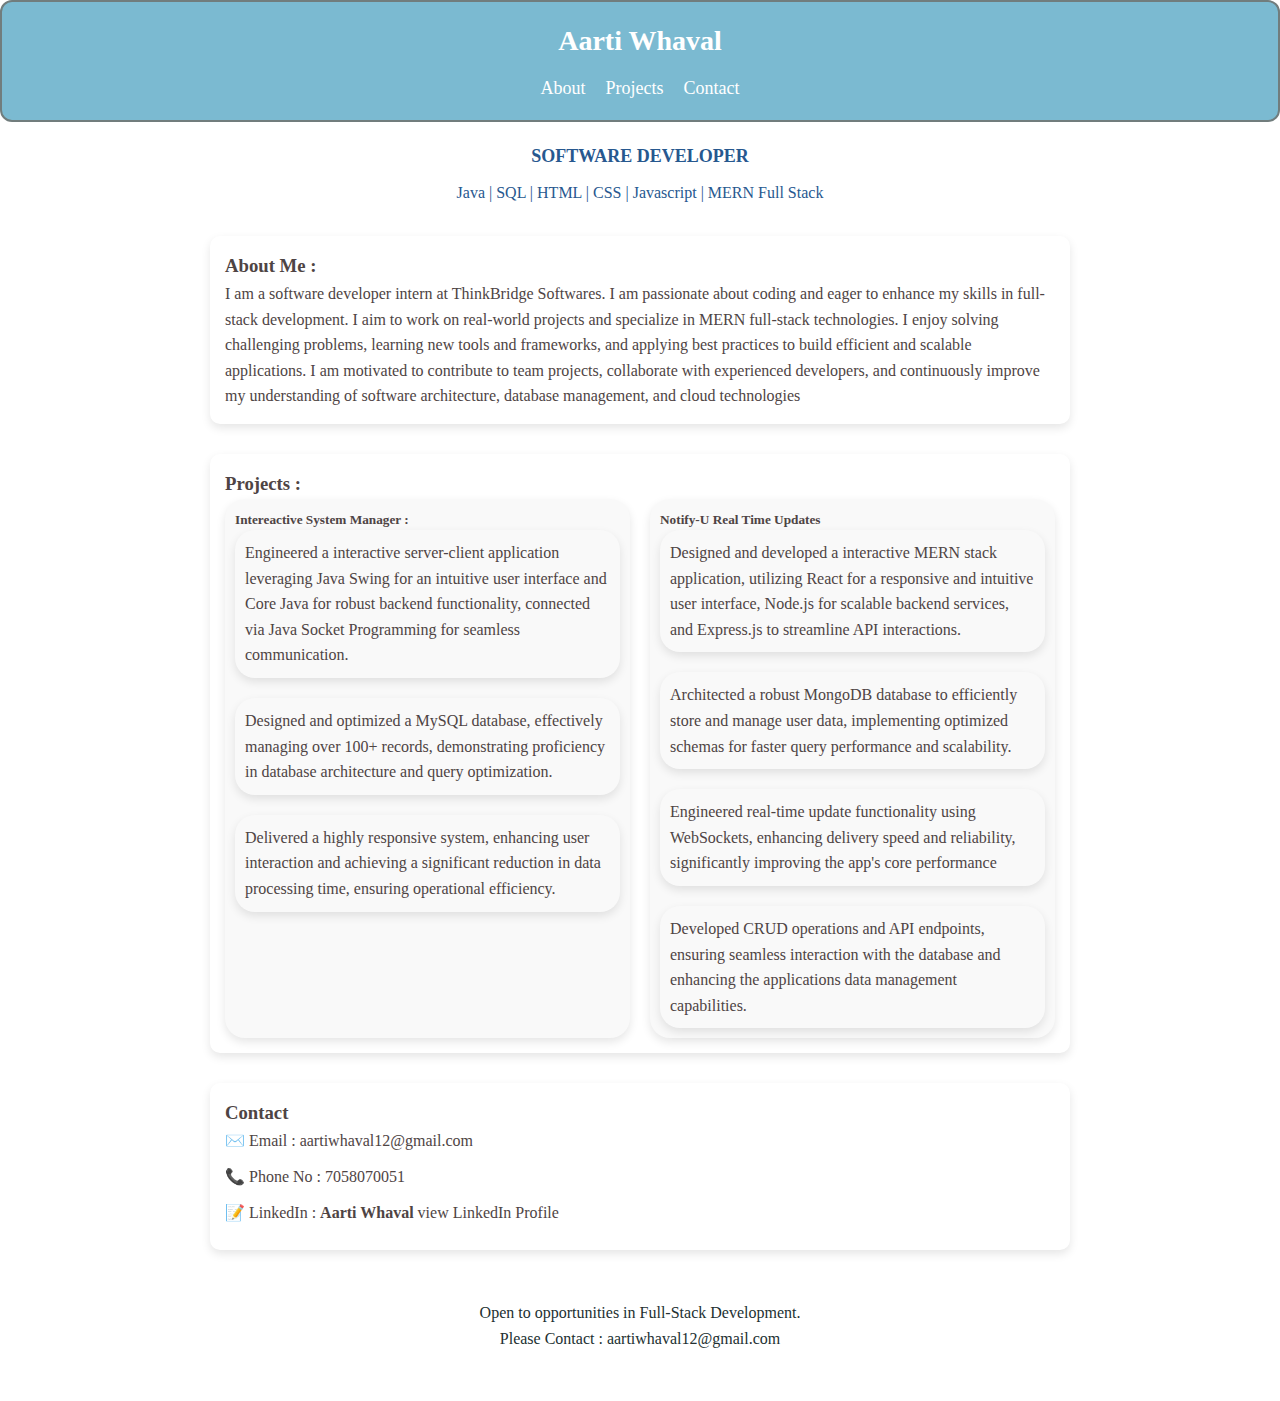
<file: Day3/session 4 (Flexbox)/profile.html>
<!DOCTYPE html>
<html lang="en">

<head>
    <meta charset="UTF-8">
    <link rel="stylesheet" href="responsive.css">
    <meta name="viewport" content="width=device-width, initial-scale=1.0">
    <title>Aarti Whaval Profile</title>
</head>

<body>
    <header>
        <div id="header-text">
            <h2>Aarti Whaval</h2>
            <nav>
                <a href="#about">About</a>
                <a href="#projects">Projects</a>
                <a href="#contact">Contact</a>
            </nav>
        </div>
    </header>
    <main>
        <section>
            <div class="role">
                <h3>SOFTWARE DEVELOPER</h3>
                <p>Java | SQL | HTML | CSS | Javascript | MERN Full Stack</p>
            </div>
        </section>
        <article id="about">
            <h3>About Me : </h3>
            <p>I am a software developer intern at ThinkBridge Softwares. I am passionate about coding and eager to
                enhance my skills in full-stack development. I aim to work on real-world projects and specialize in MERN
                full-stack technologies. I enjoy solving challenging problems, learning new tools and frameworks, and
                applying best practices to build efficient and scalable applications. I am motivated to contribute to
                team projects, collaborate with experienced developers, and continuously improve my understanding of
                software architecture, database management, and cloud technologies</p>
        </article>
        <article id="projects">
            <h3>Projects : </h3>
            <ul>
                <li>
                    <h5>Intereactive System Manager : </h5>
                    <ul>
                        <li>
                            <p>Engineered a interactive server-client application leveraging Java Swing for an intuitive
                                user interface and
                                Core Java for robust backend functionality, connected via Java Socket Programming for
                                seamless
                                communication.
                            </p>
                        </li>
                        <li>
                            <p>Designed and optimized a MySQL database, effectively managing over 100+ records,
                                demonstrating
                                proficiency in database architecture and query optimization.</p>
                        </li>
                        <li>
                            <p>Delivered a highly responsive system, enhancing user interaction and achieving a
                                significant reduction in
                                data processing time, ensuring operational efficiency.
                            </p>
                        </li>
                    </ul>
                </li>
                <li>
                    <h5>Notify-U Real Time Updates</h5>
                    <ul>
                        <li>
                            <p>Designed and developed a interactive MERN stack application, utilizing React for a
                                responsive and intuitive
                                user interface, Node.js for scalable backend services, and Express.js to streamline API
                                interactions.
                            </p>
                        </li>
                        <li>
                            Architected a robust MongoDB database to efficiently store and manage user data,
                            implementing optimized
                            schemas for faster query performance and scalability.
                        </li>
                        <li>
                            Engineered real-time update functionality using WebSockets, enhancing delivery speed and
                            reliability,
                            significantly improving the app's core performance
                        </li>
                        <li>
                            Developed CRUD operations and API endpoints, ensuring seamless interaction with the database
                            and
                            enhancing the applications data management capabilities.
                        </li>
                    </ul>
                </li>
            </ul>
        </article>
        <article id="contact">
            <h3>Contact</h3>
            <ul>
                <li>
                    <p>✉️ Email : <a href="mailto:aartiwhaval12@gmail.com">aartiwhaval12@gmail.com</a></p>
                </li>
                <li>
                    <p>📞 Phone No : 7058070051</p>
                </li>
                <li>
                    <p>📝 LinkedIn : <a href="https://www.linkedin.com/in/aarti-whaval-086206237/"><strong>Aarti
                                Whaval</strong> view LinkedIn Profile</a></p>
                </li>
            </ul>
        </article>
    </main>
    <footer>    
        <p>Open to opportunities in Full-Stack Development.</p>
        <p>Please Contact : <a href="mailto:aartiwhaval12@gmail.com">aartiwhaval12@gmail.com</a></p>
    </footer>
</body>

</html>
</file>
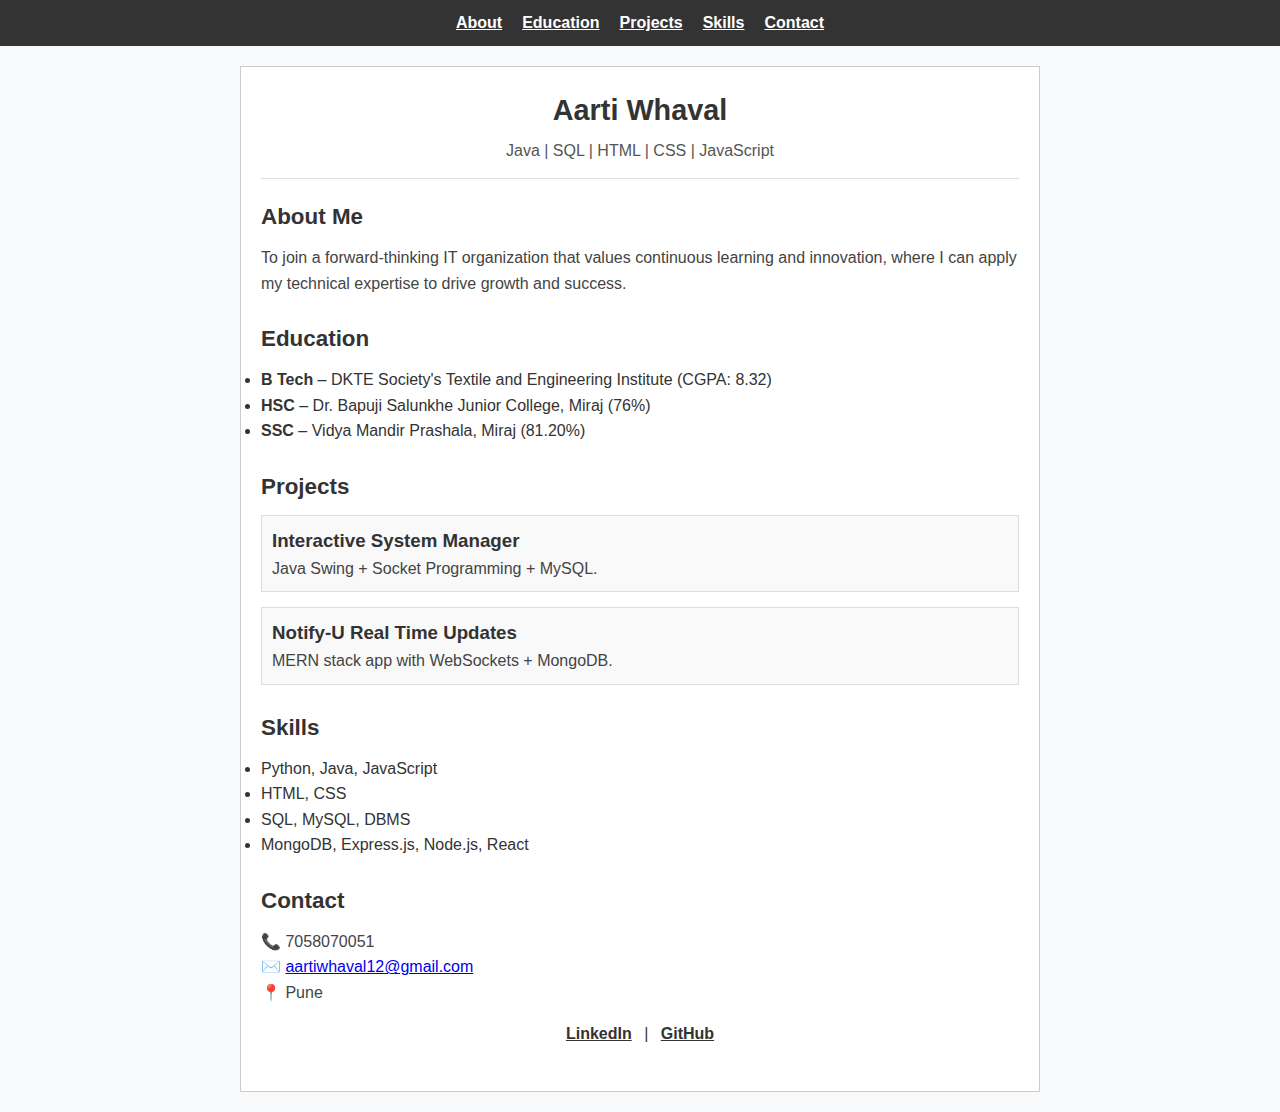
<file: Day1/session3/portfolio/myPortfolio.html>
<!DOCTYPE html>
<html lang="en">

<head>
  <meta charset="UTF-8">
  <meta name="viewport" content="width=device-width, initial-scale=1.0">
  <title>Aarti Whaval | Portfolio</title>
  <link rel="stylesheet" href="portfolio.css">
</head>

<body>
  <nav class="navbar">
    <ul>
      <li><a href="#about">About</a></li>
      <li><a href="#education">Education</a></li>
      <li><a href="#projects">Projects</a></li>
      <li><a href="#skills">Skills</a></li>
      <li><a href="#contact">Contact</a></li>
    </ul>
  </nav>

  <main>
    <header class="hero">
  <div class="hero-content">
    <div class="hero-text">
      <h1>Aarti Whaval</h1>
      <p class="tagline">Java | SQL | HTML | CSS | JavaScript</p>
    </div>
  </div>
</header>
    <section id="about" class="section">
      <h2>About Me</h2>
      <p>
        To join a forward-thinking IT organization that values continuous learning and innovation,
        where I can apply my technical expertise to drive growth and success.
      </p>
    </section>

    <section id="education" class="section">
      <h2>Education</h2>
      <ul>
        <li><b>B Tech</b> – DKTE Society's Textile and Engineering Institute (CGPA: 8.32)</li>
        <li><b>HSC</b> – Dr. Bapuji Salunkhe Junior College, Miraj (76%)</li>
        <li><b>SSC</b> – Vidya Mandir Prashala, Miraj (81.20%)</li>
      </ul>
    </section>

    <section id="projects" class="section">
      <h2>Projects</h2>
      <div class="project">
        <h3>Interactive System Manager</h3>
        <p>Java Swing + Socket Programming + MySQL.</p>
      </div>
      <div class="project">
        <h3>Notify-U Real Time Updates</h3>
        <p>MERN stack app with WebSockets + MongoDB.</p>
      </div>
    </section>

    <section id="skills" class="section">
      <h2>Skills</h2>
      <ul>
        <li>Python, Java, JavaScript</li>
        <li>HTML, CSS</li>
        <li>SQL, MySQL, DBMS</li>
        <li>MongoDB, Express.js, Node.js, React</li>
      </ul>
    </section>

    <section id="contact" class="section">
      <h2>Contact</h2>
      <p>📞 7058070051</p>
      <p>✉️ <a href="mailto:aartiwhaval12@gmail.com">aartiwhaval12@gmail.com</a></p>
      <p>📍 Pune</p>
      <div class="socials">
        <a href="https://www.linkedin.com/in/aarti-whaval-086206237/" target="_blank">LinkedIn</a> |
        <a href="https://github.com/git-beginner-aarti-official" target="_blank">GitHub</a>
      </div>
    </section>
  </main>
</body>
</html>
</file>
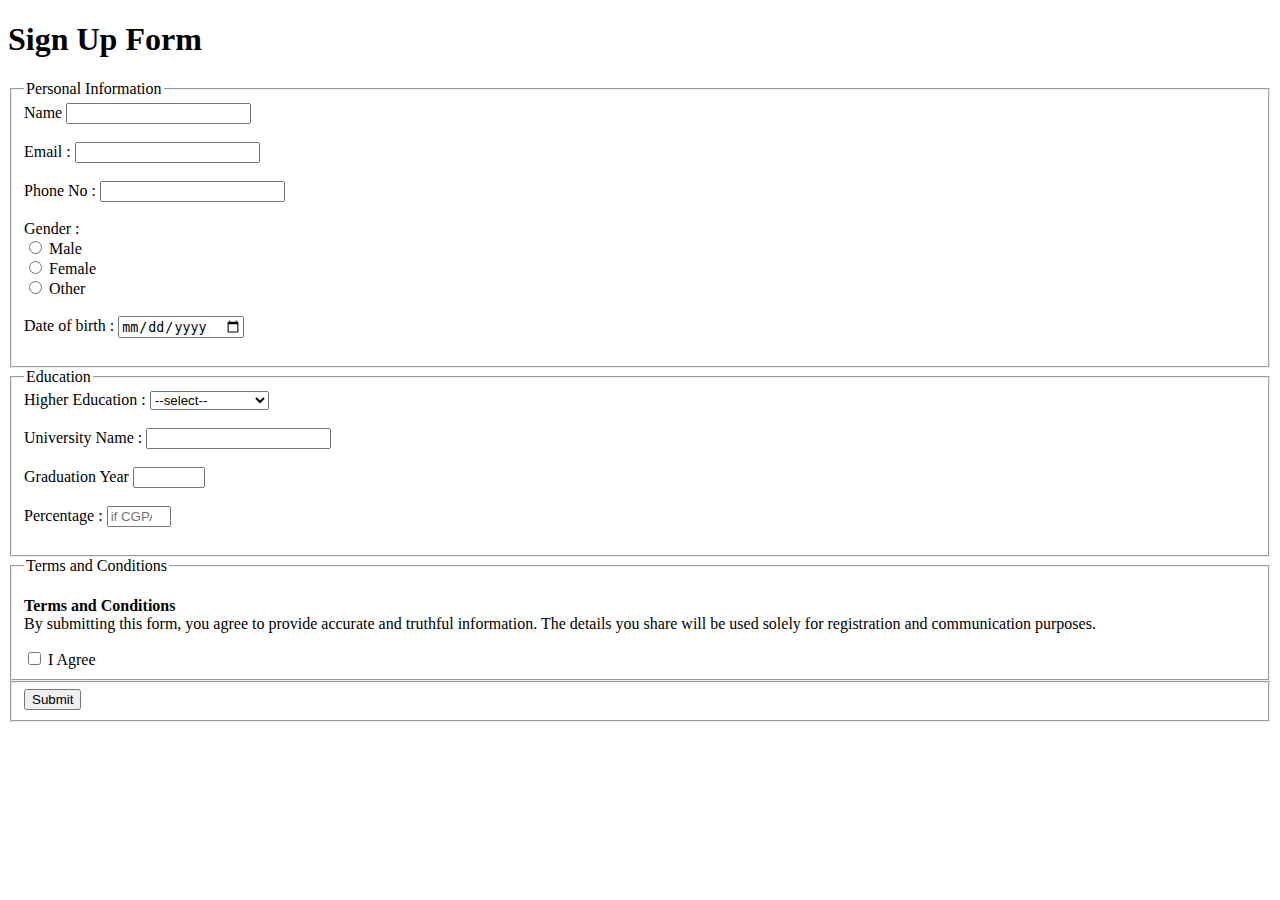
<file: Day3/session 2/HTML forms/forms.htm>
<!DOCTYPE html>
<html lang="en">

<head>
    <meta charset="UTF-8">
    <meta name="viewport" content="width=device-width, initial-scale=1.0">
    <title>Sign Up Form</title>
</head>

<body>
    <h1>Sign Up Form</h1>

    <form aria-label="Sign Up Form">
        <fieldset>
            <legend>Personal Information</legend>
            <label for="name">Name</label>
            <input type="text" id="name" name="name" autocomplete="name"><br><br>

            <label for="mail">Email : </label>
            <input type="email" id="mail" name="email" autocomplete="email" required><br><br>

            <label for="phone">Phone No : </label>
            <input type="tel" id="phone" name="phone" autocomplete="tel" required><br><br>

            <span>Gender : </span><br>
            <div class="gender-group">
                <input type="radio" id="male" name="gender" value="male">
                <label for="male">Male</label><br>

                <input type="radio" id="female" name="gender" value="female">
                <label for="female">Female</label><br>

                <input type="radio" id="other" name="gender" value="other">
                <label for="other">Other</label><br><br>
            </div>

            <label for="dob">Date of birth : </label>
            <input type="date" id="dob" name="dob" required><br><br>
        </fieldset>

        <fieldset>
            <legend>Education</legend>
            <label for="edu">Higher Education : </label>
            <select name="edu" id="edu" required>
                <option value="">--select--</option>
                <option value="btech">B Tech</option>
                <option value="mca">MCA</option>
                <option value="bca">BCA</option>
                <option value="bcs">BCS</option>
                <option value="bsc">BSC Computers</option>
            </select><br><br>

            <label for="collegeName">University Name : </label>
            <input type="text" id="collegeName" name="collegeName" autocomplete="organization"><br><br>

            <label for="Gradyear">Graduation Year</label>
            <input type="number" id="Gradyear" name="Gradyear" min="2020" max="2026"><br><br>

            <label for="grade">Percentage : </label>
            <input type="number" id="grade" name="grade" placeholder="if CGPA convert it into percentage" min="0"
                max="100"><br><br>
        </fieldset>

        <fieldset>
            <legend>Terms and Conditions</legend>
            <p><b>Terms and Conditions</b><br>
                By submitting this form, you agree to provide accurate and truthful information. The details you share
                will be used solely for registration and communication purposes.
            </p>
            <div class="agree-group">
                <input type="checkbox" id="agree" name="agree">
                <label for="agree">I Agree</label>                
            </div>
        </fieldset>

        <fieldset>
            <input type="submit" value="Submit">
        </fieldset>
    </form>
</body>

</html>
</file>
<file: Day3/session 3 (BoxModel)/style.css>
body{
    background-color: rgb(234, 221, 221);
    text-align: center;
    justify-content: center;

}
.box-model{
    background-color: aquamarine;  
    height: 100px;                    
    width: 200px;                    
    padding: 30px;                    
    margin: 40px;                   
    border: 1px solid black; 
}
</file>
<file: Day4/session3/style.css>
body {
  font-family: Arial, sans-serif;
  padding: 20px;
}

button {
  margin: 5px;
  padding: 8px 12px;
  cursor: pointer;
}

.highlight {
  background-color: yellow;
  color: red;
  font-weight: bold;
}
</file>
<file: Day5/session4/components.css>
.fancy-btn{
    padding: 10px 20px;
    font-size: large;
    background-color: royalblue;
    color: white;
    border: none;
    border-radius: 8px;
    cursor: pointer;
    transition: background 0.3s ease , transform 0.3s ease
}

.fancy-btn:hover, .fancy-btn:focus{
    background-color: dodgerblue;
    transform: scale(1.1) rotate(3deg)
}
img {
    max-width: 100%;
    height: auto;  
    border: 2px solid #666;
    border-radius: 8px;
}
</file>
<file: Day6/session2/style.css>
*{
    box-sizing: border-box;
    margin: 0;
    padding: 0;
}
body{
    background-color: #e6dada;
    line-height: 1.6;
}
header{
    position: sticky;
    top: 0;
    width: 100%;
    height: 220px;
    text-align: center;
    margin: 0;
    padding: 18px;
    border-radius: 5px;
    background-color: rgb(34, 116, 139);
    border: 2px solid rgba(6, 33, 41, 0.511);;
}

header h1{
    color: white; 
    margin-top: 5px;
    margin-bottom: 5px; 
}

header p{
    color: rgb(202, 195, 195);
    margin-bottom: 10px;
    margin-top: 5px;
}

header div{
    margin-top: 10px;
    margin-bottom: 10px;
    justify-content: center;
    padding: 2px;
}
.controls input {
    background-color: rgb(180, 197, 202);
    border: none;
    border-radius: 12px;
    padding: 8px 12px;           
    width: 220px;                 
    font-size: 16px;              
    color: #333;                  
    outline: none;               
    transition: all 0.3s ease;    
}

.controls input::placeholder {
    color: #555;          
    text-align: center;     
}

.controls input:focus {
    background-color: #cce0e6; 
    box-shadow: 0 0 5px rgba(0,0,0,0.2); 
}

header nav{
    display: flex;
    gap: 200px;
    justify-content: center;
}
header nav a{
    text-decoration: none;
    color: white;
    font-size: x-large;
    font-weight: bold;
}
.controls input{
    height: 25px;
    width: 220px;
}

nav div{
    width: 100%;
    background-color: rgb(211, 203, 219); 
    display: flex;
    justify-content: center;
    justify-content: space-around;
    border-radius: 12px;;
}
section {
    padding: 5px;
    max-width: 900px;
    margin: 20px auto;
    scroll-margin-top: 220px;
}

section h2 {
    text-align: left;
    margin-bottom: 15px;
    color: rgb(34, 116, 139);
}

#html-content h4{
    display: inline-block;
    margin-right: 5px;
    font-size: 20px;
}
#html-content h3{
    color: rgb(38, 56, 59);
    margin-top: 2px;
    margin-bottom: 10px;
    font-size: 20px ;
}
#html-content p{
    font-size: 19px;
    margin-bottom: 25px;
}
#explore-html {
    display: block;
    margin: 15px auto;
    padding: 8px 15px;
    border: none;
    border-radius: 8px;
    background-color: rgb(34, 116, 139);
    color: white;
    font-size: 16px;
    cursor: pointer;
}

#explore-html:hover {
    background-color: rgb(34, 116, 139);
}
</file>
<file: Day6/session3/style.css>
*{
    box-sizing: border-box;
    margin: 0;
    padding: 0;
}
body{
    background-color: #e6dada;
    line-height: 1.6;
}
header{
    position: sticky;
    top: 0;
    width: 100%;
    height: 220px;
    text-align: center;
    margin: 0;
    padding: 18px;
    border-radius: 5px;
    background-color: rgb(34, 116, 139);
    border: 2px solid rgba(6, 33, 41, 0.511);;
}

header h1{
    color: white; 
    margin-top: 5px;
    margin-bottom: 5px; 
}

header p{
    color: rgb(202, 195, 195);
    margin-bottom: 10px;
    margin-top: 5px;
}

header div{
    margin-top: 10px;
    margin-bottom: 10px;
    justify-content: center;
    padding: 2px;
}
.controls input {
    background-color: rgb(180, 197, 202);
    border: none;
    border-radius: 12px;
    padding: 8px 12px;           
    width: 220px;                 
    font-size: 16px;              
    color: #333;                  
    outline: none;               
    transition: all 0.3s ease;    
}

.controls input::placeholder {
    color: #555;          
    text-align: center;     
}

.controls input:focus {
    background-color: #cce0e6; 
    box-shadow: 0 0 5px rgba(0,0,0,0.2); 
}

header nav{
    display: flex;
    gap: 200px;
    justify-content: center;
}
header nav a{
    text-decoration: none;
    color: white;
    font-size: x-large;
    font-weight: bold;
}
.controls input{
    height: 25px;
    width: 220px;
}

nav div{
    width: 100%;
    background-color: rgb(211, 203, 219); 
    display: flex;
    justify-content: center;
    justify-content: space-around;
    border-radius: 12px;;
}
section {
    padding: 5px;
    max-width: 900px;
    margin: 20px auto;
    scroll-margin-top: 220px;
}

section h2 {
    text-align: left;
    margin-bottom: 15px;
    color: rgb(34, 116, 139);
}
#key-point {
    background-color: rgb(34, 116, 139);
    color: white;
    padding: 5px 10px;
    border-radius: 5px; 
}
#html-content h4{
    display: inline-block;
    margin-right: 5px;
    font-size: 20px;
}
#html-content h3{
    margin-top: 2px;
    margin-bottom: 10px;
    font-size: 20px ;
}
#html-content p{
    font-size: 19px;
    margin-bottom: 25px;
}

#explore-html {
    display: block;
    margin: 15px auto;
    padding: 8px 15px;
    border: none;
    border-radius: 8px;
    background-color: rgb(34, 116, 139);
    color: white;
    font-size: 16px;
    cursor: pointer;
}

#explore-html:hover {
    background-color: rgb(34, 116, 139);
}


/* ---------- */

/* styling for css  */

#css-key-point {
    background-color: rgb(34, 116, 139);
    color: white;
    padding: 5px 10px;
    border-radius: 5px; 
}
#css-content h4{
    display: inline-block;
    margin-right: 5px;
    font-size: 20px;
}
#css-content h3{
    margin-top: 2px;
    margin-bottom: 10px;
    font-size: 20px ;
}
#css-content p{
    font-size: 19px;
    margin-bottom: 25px;
}

#explore-css {
    display: block;
    margin: 15px auto;
    padding: 8px 15px;
    border: none;
    border-radius: 8px;
    background-color: rgb(34, 116, 139);
    color: white;
    font-size: 16px;
    cursor: pointer;
}

#explore-css:hover {
    background-color: rgb(34, 116, 139);
}
</file>
<file: Day6/session5/style.css>
*{
    box-sizing: border-box;
    margin: 0;
    padding: 0;
}
body{
    background-color: #e6dada;
    line-height: 1.6;
}
header{
    position: sticky;
    top: 0;
    width: 100%;
    height: 220px;
    text-align: center;
    margin: 0;
    padding: 18px;
    border-radius: 5px;
    background-color: rgb(34, 116, 139);
    border: 2px solid rgba(6, 33, 41, 0.511);;
}

header h1{
    color: white; 
    margin-top: 5px;
    margin-bottom: 5px; 
}

header p{
    color: rgb(202, 195, 195);
    margin-bottom: 10px;
    margin-top: 5px;
}

header div{
    margin-top: 10px;
    margin-bottom: 10px;
    justify-content: center;
    padding: 2px;
}
.controls input {
    background-color: rgb(180, 197, 202);
    border: none;
    border-radius: 12px;
    padding: 8px 12px;           
    width: 220px;                 
    font-size: 16px;              
    color: #333;                  
    outline: none;               
    transition: all 0.3s ease;    
}

.controls input::placeholder {
    color: #555;          
    text-align: center;     
}

.controls input:focus {
    background-color: #cce0e6; 
    box-shadow: 0 0 5px rgba(0,0,0,0.2); 
}

header nav{
    display: flex;
    gap: 200px;
    justify-content: center;
}
header nav a{
    text-decoration: none;
    color: white;
    font-size: x-large;
    font-weight: bold;
}
.controls input{
    height: 25px;
    width: 220px;
}

nav div{
    width: 100%;
    background-color: rgb(211, 203, 219); 
    display: flex;
    justify-content: center;
    justify-content: space-around;
    border-radius: 12px;;
}
section {
    padding: 10px;
    max-width: 900px;
    margin: 20px auto;
    scroll-margin-top: 220px;
     box-shadow: 0 4px 10px rgba(0, 0, 0, 0.2);
    border-radius: 15px;
    background-color: white;
}

section h2 {
    text-align: left;
    margin-bottom: 15px;
    color: rgb(34, 116, 139);
}
#key-point {
    background-color: rgb(34, 116, 139);
    color: white;
    padding: 5px 10px;
    border-radius: 5px; 
}
#html-content h4{
    display: inline-block;
    margin-right: 5px;
    font-size: 20px;
}
#html-content h3{
    margin-top: 2px;
    margin-bottom: 10px;
    font-size: 20px ;
}
#html-content p{
    font-size: 19px;
    margin-bottom: 25px;
}

#explore-html {
    display: block;
    margin: 15px auto;
    padding: 8px 15px;
    border: none;
    border-radius: 8px;
    background-color: rgb(34, 116, 139);
    color: white;
    font-size: 16px;
    cursor: pointer;
}

#explore-html:hover {
    background-color: rgb(34, 116, 139);
}


/* ---------- */

/* styling for css  */

#css-key-point {
    background-color: rgb(34, 116, 139);
    color: white;
    padding: 5px 10px;
    border-radius: 5px; 
}
#css-content h4{
    display: inline-block;
    margin-right: 5px;
    font-size: 20px;
}
#css-content h3{
    margin-top: 2px;
    margin-bottom: 10px;
    font-size: 20px ;
}
#css-content p{
    font-size: 19px;
    margin-bottom: 25px;
}

#explore-css {
    display: block;
    margin: 15px auto;
    padding: 8px 15px;
    border: none;
    border-radius: 8px;
    background-color: rgb(34, 116, 139);
    color: white;
    font-size: 16px;
    cursor: pointer;
}

#explore-css:hover {
    background-color: rgb(34, 116, 139);
}

/* ---- */
/* styling for js */

#js-key-point {
    background-color: rgb(34, 116, 139);
    color: white;
    padding: 5px 10px;
    border-radius: 5px; 
}
#js-content h4{
    display: inline-block;
    margin-right: 5px;
    font-size: 20px;
}
#js-content h3{
    margin-top: 2px;
    margin-bottom: 10px;
    font-size: 20px ;
}
#js-content p{
    font-size: 19px;
    margin-bottom: 25px;
}

#explore-js {
    display: block;
    margin: 15px auto;
    padding: 8px 15px;
    border: none;
    border-radius: 8px;
    background-color: rgb(34, 116, 139);
    color: white;
    font-size: 16px;
    cursor: pointer;
}

#explore-js:hover {
    background-color: rgb(34, 116, 139);
}
</file>
<file: Day3/session 4 (Flexbox)/responsive.css>
*{
    margin: 0;
    padding: 0;
    box-sizing: border-box;
    
}
body{
    background-color: white;
    line-height: 1.6;
}
a{
    text-decoration: none;
    color:inherit;
}

header{
    background-color:rgb(123, 186, 209) ;
    color: white;
    padding: 10px 20px;
    width: 100%;
    border-radius: 12px;
    border: 2px solid rgb(113, 125, 125);
}
#header-text{
    display:flex;
    flex-direction: column;
    justify-content: center;
    align-items: center;
    flex-wrap: wrap;
    border-radius: 12px;
    margin:5px;
    padding: 2px;
}

#header-text h2{
    font-size: 28px;
    margin-bottom: 10px;
}

#header-text nav{
    display: flex;
    justify-content: space-between;
    gap:20px;
    font-size: 18px;
}
.hamburger{
    display: none;
    font-size: 20px;
    cursor: pointer;
}

main{
    max-width: 900px;
    margin: auto;
    padding: 20px;
}

.role{
    display: flex;
    flex-direction: column;
    align-items: center;
    margin-bottom: 30px;
}

.role h3{
    font-size: 18px;
    color:#27588f;
    margin-bottom: 10px;
}
.role p{
    color: #27588f;
}

article{
    margin-bottom: 30px;
    padding: 15px;
    background-color: #fff;
    border-radius: 10px;
    box-shadow: 0 4px 10px rgba(0,0,0,0.1);
}

#about{
    color: rgb(78, 68, 68);
}
#projects h3{
    color: rgb(78, 68, 68);
}

#projects ul{
    display: flex;
    flex-wrap: wrap;
    gap: 20px;
    list-style: none;
    color : rgb(78, 68, 68);
}

#projects li{
    flex : 1 1 300px;
    background-color: #f9f9f9;
    padding: 10px;
    border-radius:20px ;
    color: rgb(78, 68, 68);
    box-shadow:  0 4px 10px rgba(0,0,0,0.1);
}

#contact h3{
    color: rgb(78, 68, 68);
}

#contact ul{
    list-style: none;
    color: rgb(78, 68, 68);
}

#contact li{
    margin-bottom: 10px;
    color: rgb(78, 68, 68);
}

#contact a:hover{
    text-decoration: underline;
}

footer{
    text-align: center;
    color: rgb(34, 48, 49);
    margin-bottom: 50px;
}

footer a:hover{
    text-decoration: underline;
}

@media (max-width : 768px)
{
    #header-text {
        flex-direction: column;
        align-items: flex-start;
    }

    #header-text nav{
        flex-direction: column;
        gap:15px;
        width: 100%;
    }

    #projects ul{
        flex-direction: column;
    }
}
</file>
<file: Day1/session3/portfolio/portfolio.css>
* {
  margin: 0;
  padding: 0;
  box-sizing: border-box;
}

body {
  font-family: Arial, sans-serif;
  background: #f8f9fa;
  color: #333;
  line-height: 1.6;
}

.navbar {
  background: #333;
  padding: 10px 0;
  position: sticky;
  top: 0;
}

.navbar ul {
  list-style: none;
  display: flex;
  justify-content: center;
  gap: 20px;
}

.navbar a {
  color: white;
  font-weight: bold;
}

main {
  max-width: 800px;
  margin: 20px auto;
  padding: 20px;
  background: white;
  border: 1px solid #ccc;
}

.hero {
  margin-bottom: 20px;
  padding-bottom: 15px;
  border-bottom: 1px solid #ddd;
}

.hero-content {
  display: flex;
  align-items: center;
  justify-content: center;
  gap: 15px;
}

.hero img.profile-pic {
  width: 100px;
  height: 100px;
  border-radius: 50%;
}

.hero-text {
  text-align: center;
}

.hero-text h1 {
  font-size: 1.8rem;
  margin-bottom: 5px;
}

.hero-text .tagline {
  font-size: 1rem;
  color: #555;
}

.section {
  margin-bottom: 25px;
}

.section h2 {
  font-size: 1.4rem;
  margin-bottom: 10px;
  color: #333;
}

.section p {
  font-size: 1rem;
  color: #444;
}

.project {
  padding: 10px;
  border: 1px solid #ddd;
  margin-bottom: 15px;
  background: #f9f9f9;
}

.project a {
  color: #333;
  font-weight: bold;
}

.socials {
  margin-top: 15px;
  text-align: center;
}

.socials a {
  color: #333;
  margin: 0 8px;
  font-weight: bold;
}
</file>
